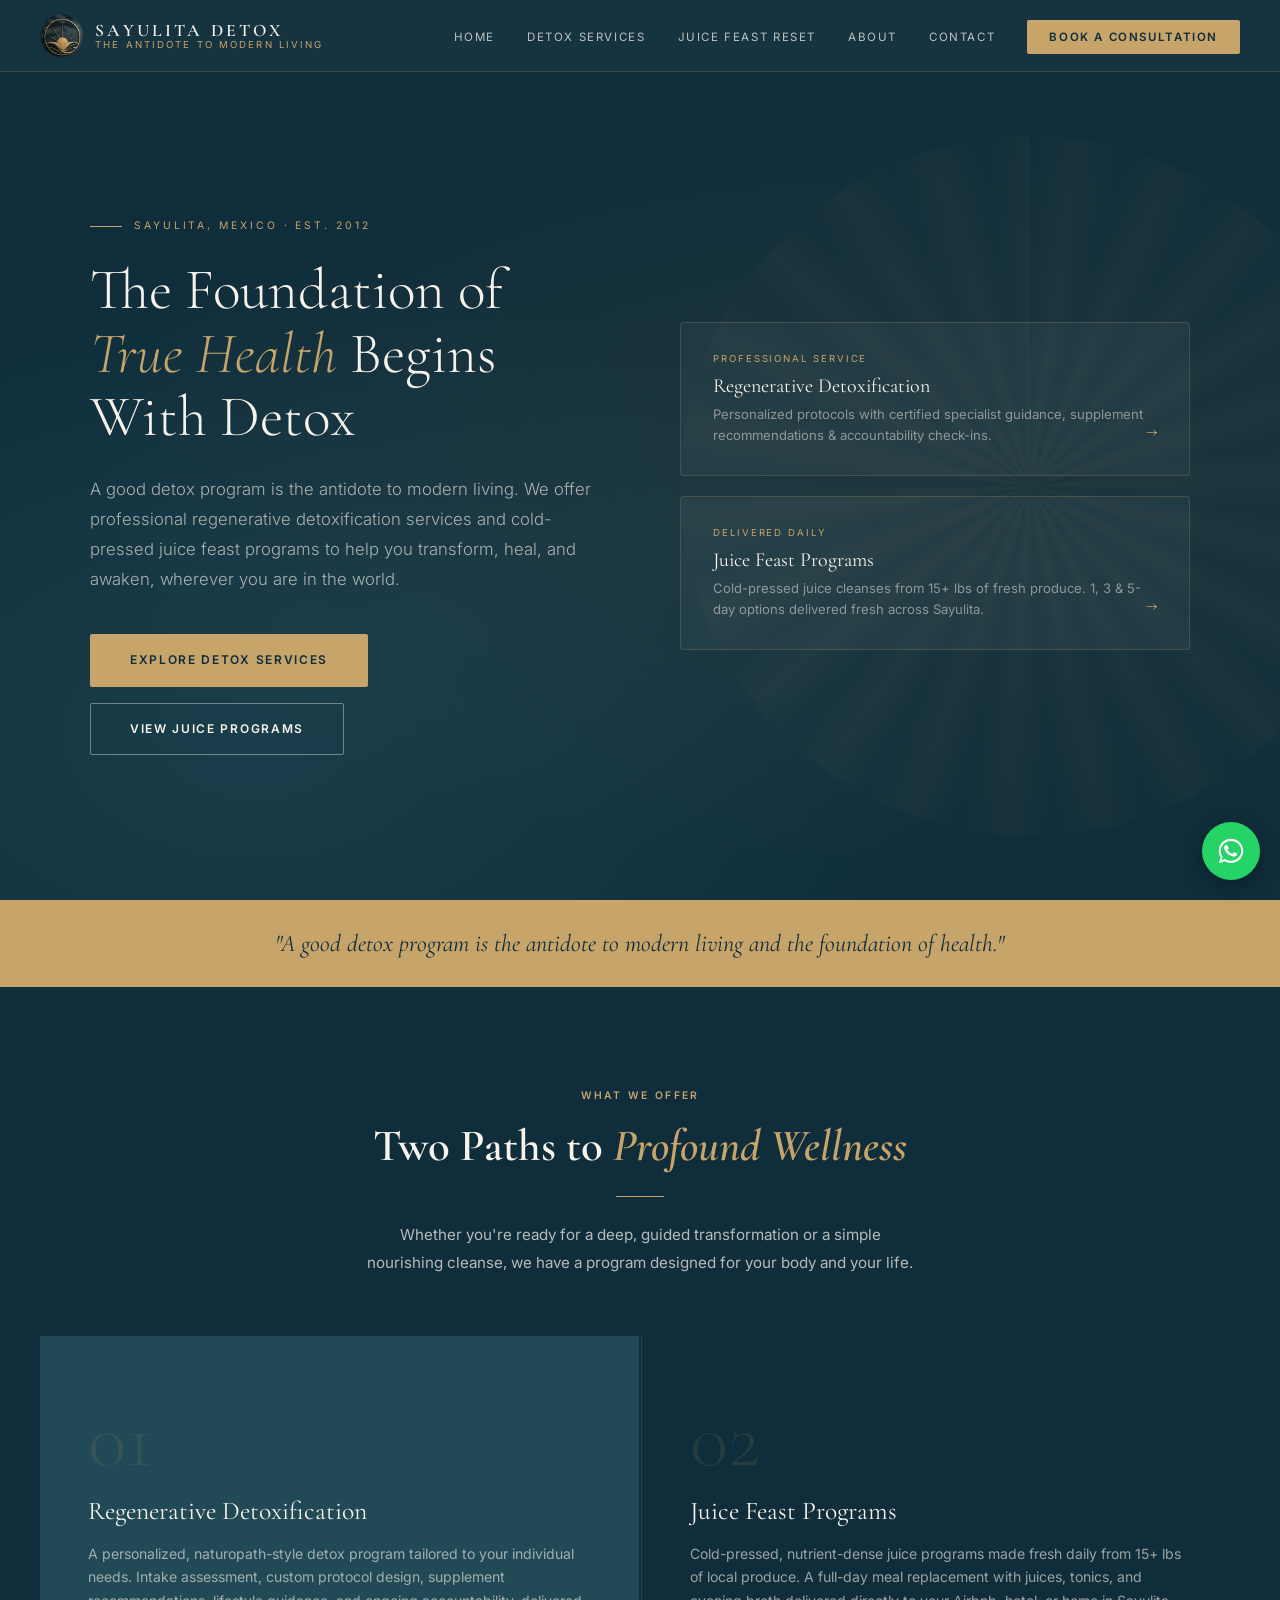
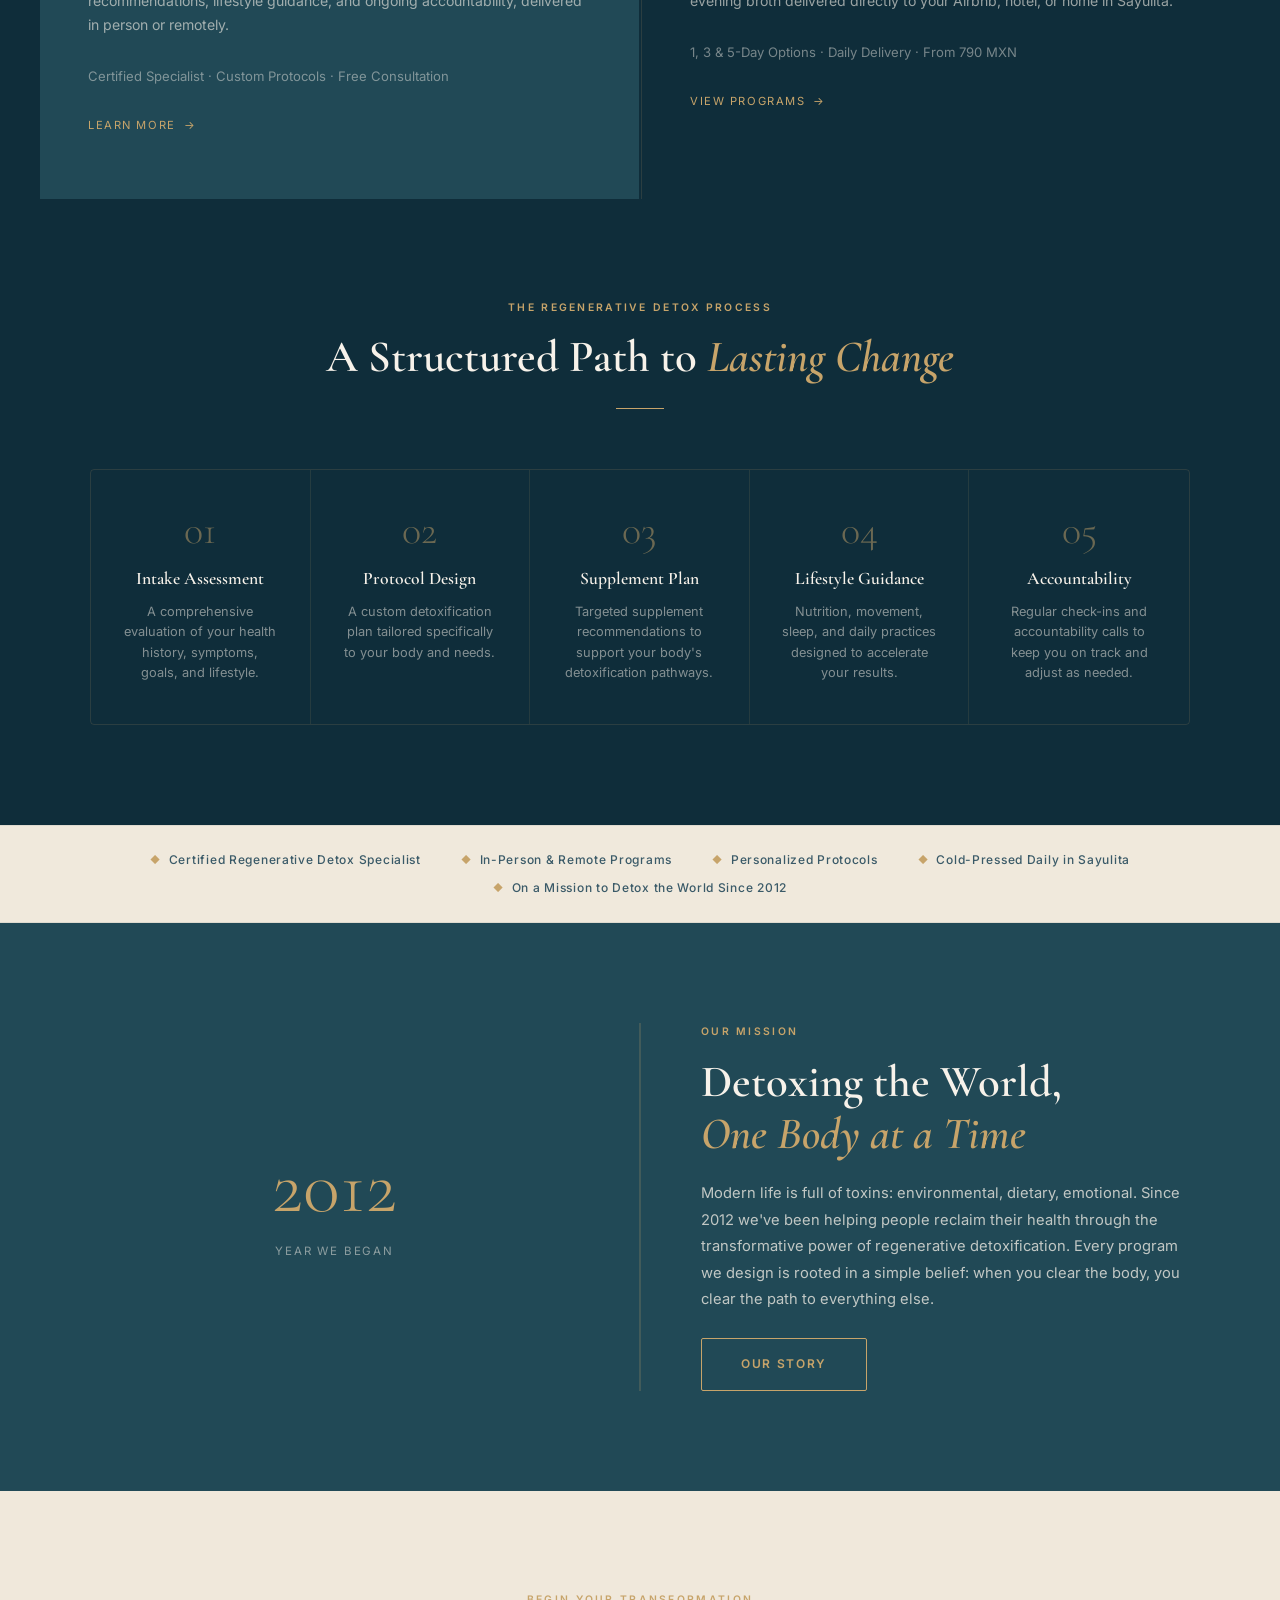
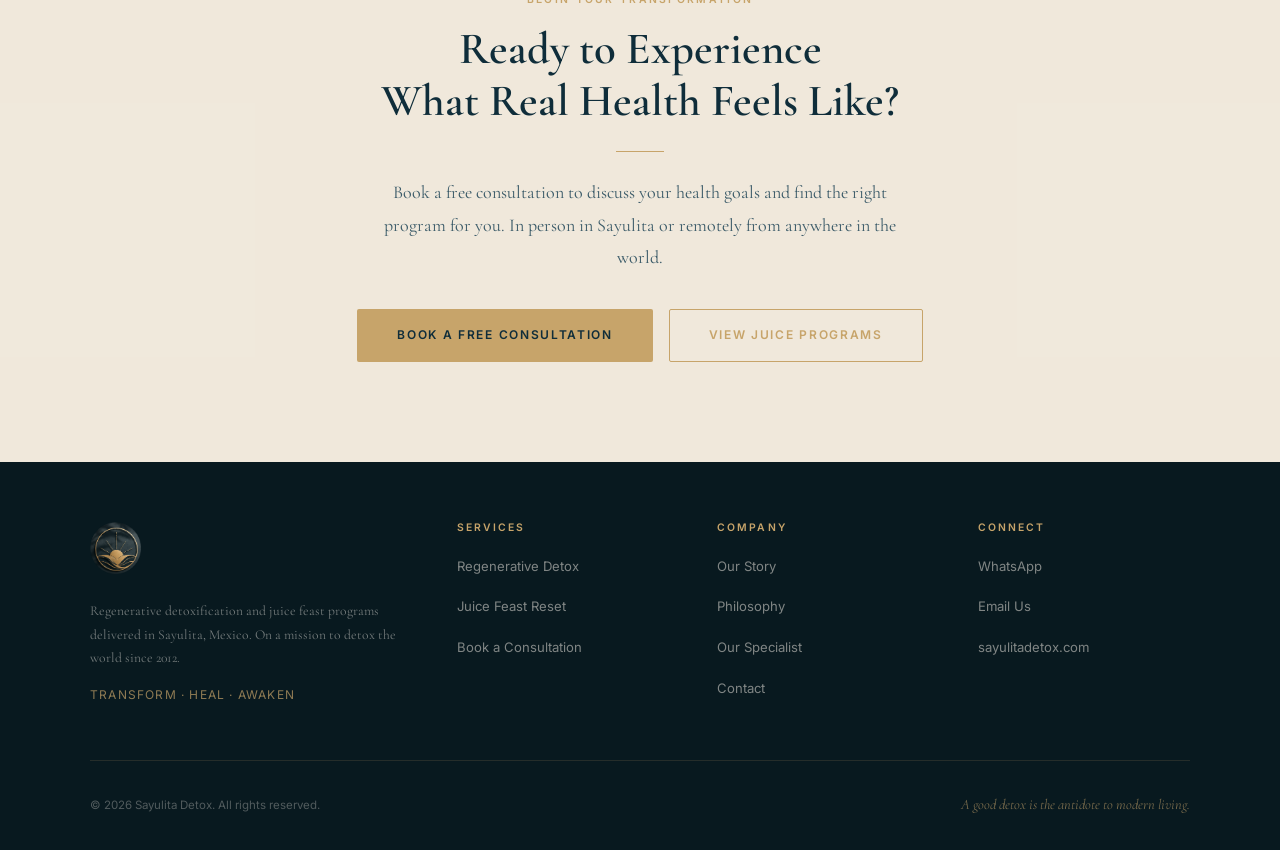
<file: index.html>
<!DOCTYPE html>
<html lang="en">
<head>
<meta charset="UTF-8" />
<meta name="viewport" content="width=device-width, initial-scale=1.0" />
<title>Sayulita Detox: The Antidote to Modern Living</title>
<meta name="description" content="Professional regenerative detoxification services and cold-pressed juice feast programs in Sayulita, Mexico. Transform, heal, and awaken since 2012." />
<link rel="preconnect" href="https://fonts.googleapis.com" />
<link rel="preconnect" href="https://fonts.gstatic.com" crossorigin />
<link href="https://fonts.googleapis.com/css2?family=Cormorant+Garamond:ital,wght@0,300;0,400;0,600;1,300;1,400;1,600&family=Inter:wght@300;400;500;600&display=swap" rel="stylesheet" />
<link rel="stylesheet" href="shared.css" />
<style>
  body { padding-top: 72px; }

  /* HERO */
  .hero {
    min-height: 92vh;
    background: var(--teal-deep);
    display: flex;
    align-items: center;
    position: relative;
    overflow: hidden;
    padding: 80px 40px;
  }
  .hero::before {
    content: '';
    position: absolute;
    inset: 0;
    background: radial-gradient(ellipse at 70% 50%, rgba(199,164,106,0.08) 0%, transparent 65%),
                radial-gradient(ellipse at 20% 80%, rgba(33,73,86,0.6) 0%, transparent 50%);
    pointer-events: none;
  }
  /* Subtle sun-ray pattern */
  .hero::after {
    content: '';
    position: absolute;
    right: -100px;
    top: 50%;
    transform: translateY(-50%);
    width: 700px;
    height: 700px;
    border-radius: 50%;
    background: conic-gradient(from 0deg, transparent 0deg, rgba(199,164,106,0.04) 8deg, transparent 16deg, rgba(199,164,106,0.04) 24deg, transparent 32deg, rgba(199,164,106,0.04) 40deg, transparent 48deg, rgba(199,164,106,0.04) 56deg, transparent 64deg, rgba(199,164,106,0.04) 72deg, transparent 80deg, rgba(199,164,106,0.04) 88deg, transparent 96deg, rgba(199,164,106,0.04) 104deg, transparent 112deg, rgba(199,164,106,0.04) 120deg, transparent 128deg, rgba(199,164,106,0.04) 136deg, transparent 144deg, rgba(199,164,106,0.04) 152deg, transparent 160deg, rgba(199,164,106,0.04) 168deg, transparent 176deg, rgba(199,164,106,0.04) 184deg, transparent 192deg, rgba(199,164,106,0.04) 200deg, transparent 208deg, rgba(199,164,106,0.04) 216deg, transparent 224deg, rgba(199,164,106,0.04) 232deg, transparent 240deg, rgba(199,164,106,0.04) 248deg, transparent 256deg, rgba(199,164,106,0.04) 264deg, transparent 272deg, rgba(199,164,106,0.04) 280deg, transparent 288deg, rgba(199,164,106,0.04) 296deg, transparent 304deg, rgba(199,164,106,0.04) 312deg, transparent 320deg, rgba(199,164,106,0.04) 328deg, transparent 336deg, rgba(199,164,106,0.04) 344deg, transparent 352deg, rgba(199,164,106,0.04) 360deg);
    pointer-events: none;
    animation: slowspin 80s linear infinite;
  }
  @keyframes slowspin { to { transform: translateY(-50%) rotate(360deg); } }
  @media (prefers-reduced-motion: reduce) { .hero::after { animation: none; } }

  .hero-inner {
    position: relative;
    z-index: 1;
    max-width: 1100px;
    margin: 0 auto;
    width: 100%;
    display: grid;
    grid-template-columns: 1fr 1fr;
    gap: 80px;
    align-items: center;
  }

  .hero-tagline {
    font-family: 'Inter', sans-serif;
    font-size: 0.65rem;
    letter-spacing: 0.28em;
    text-transform: uppercase;
    color: var(--gold);
    margin-bottom: 24px;
    display: flex;
    align-items: center;
    gap: 12px;
  }
  .hero-tagline::before {
    content: '';
    display: block;
    width: 32px;
    height: 1px;
    background: var(--gold);
    flex-shrink: 0;
  }

  .hero h1 {
    color: var(--cream);
    font-size: clamp(2.6rem, 4.5vw, 4rem);
    font-weight: 300;
    line-height: 1.1;
    margin-bottom: 24px;
  }
  .hero h1 em {
    font-style: italic;
    color: var(--gold);
  }

  .hero-body {
    font-size: 1.05rem;
    color: rgba(247,242,234,0.65);
    line-height: 1.8;
    margin-bottom: 40px;
    font-family: 'Inter', sans-serif;
    font-weight: 300;
  }

  .hero-btns { display: flex; gap: 16px; flex-wrap: wrap; }

  .hero-right {
    display: flex;
    flex-direction: column;
    gap: 20px;
  }

  .hero-card {
    background: rgba(247,242,234,0.04);
    border: 1px solid rgba(199,164,106,0.2);
    border-radius: 4px;
    padding: 28px 32px;
    text-decoration: none;
    transition: all 0.25s;
  }
  .hero-card:hover {
    background: rgba(199,164,106,0.08);
    border-color: rgba(199,164,106,0.5);
    transform: translateX(6px);
  }
  .hero-card-tag {
    font-family: 'Inter', sans-serif;
    font-size: 0.6rem;
    letter-spacing: 0.2em;
    text-transform: uppercase;
    color: var(--gold);
    margin-bottom: 8px;
    display: block;
  }
  .hero-card h3 {
    color: var(--cream);
    font-size: 1.25rem;
    font-weight: 400;
    margin-bottom: 6px;
  }
  .hero-card p {
    font-family: 'Inter', sans-serif;
    font-size: 0.82rem;
    color: rgba(247,242,234,0.5);
    line-height: 1.55;
    margin: 0;
  }
  .hero-card-arrow {
    float: right;
    color: var(--gold);
    font-size: 1.1rem;
    margin-top: -28px;
  }

  /* PHILOSOPHY STRIP */
  .philosophy-strip {
    background: var(--gold);
    padding: 22px 40px;
    text-align: center;
  }
  .philosophy-strip p {
    font-family: 'Cormorant Garamond', serif;
    font-style: italic;
    font-size: clamp(1.1rem, 2.5vw, 1.5rem);
    color: var(--teal-deep);
    margin: 0;
    font-weight: 400;
  }

  /* TWO PILLARS */
  .pillars-grid {
    display: grid;
    grid-template-columns: 1fr 1fr;
    gap: 2px;
    margin-top: 60px;
  }
  .pillar {
    padding: 64px 48px;
    position: relative;
    overflow: hidden;
    text-decoration: none;
    display: block;
    transition: all 0.3s;
  }
  .pillar-1 { background: var(--teal-mid); }
  .pillar-2 { background: var(--teal-deep); border-left: 1px solid rgba(199,164,106,0.15); }
  .pillar:hover { filter: brightness(1.08); }
  .pillar-number {
    font-family: 'Cormorant Garamond', serif;
    font-size: 5rem;
    font-weight: 300;
    color: rgba(199,164,106,0.12);
    line-height: 1;
    margin-bottom: 16px;
  }
  .pillar h3 {
    color: var(--cream);
    font-size: 1.6rem;
    font-weight: 400;
    margin-bottom: 16px;
  }
  .pillar p {
    font-family: 'Inter', sans-serif;
    font-size: 0.88rem;
    color: rgba(247,242,234,0.6);
    line-height: 1.7;
    margin-bottom: 28px;
  }
  .pillar-link {
    font-family: 'Inter', sans-serif;
    font-size: 0.7rem;
    letter-spacing: 0.14em;
    text-transform: uppercase;
    color: var(--gold);
    display: flex;
    align-items: center;
    gap: 8px;
  }
  .pillar-link::after { content: '→'; }

  /* PROCESS STEPS */
  .process-steps {
    display: grid;
    grid-template-columns: repeat(auto-fit, minmax(200px, 1fr));
    gap: 0;
    margin-top: 60px;
    border: 1px solid rgba(199,164,106,0.15);
    border-radius: 4px;
    overflow: hidden;
  }
  .process-step {
    padding: 40px 32px;
    border-right: 1px solid rgba(199,164,106,0.12);
    text-align: center;
  }
  .process-step:last-child { border-right: none; }
  .step-num {
    font-family: 'Cormorant Garamond', serif;
    font-size: 2.5rem;
    font-weight: 300;
    color: var(--gold);
    opacity: 0.5;
    line-height: 1;
    margin-bottom: 14px;
  }
  .step-title {
    font-family: 'Cormorant Garamond', serif;
    font-size: 1.1rem;
    color: var(--cream);
    font-weight: 600;
    margin-bottom: 8px;
  }
  .step-desc {
    font-family: 'Inter', sans-serif;
    font-size: 0.8rem;
    color: rgba(247,242,234,0.5);
    line-height: 1.6;
  }

  /* TRUST BAR */
  .trust-bar {
    background: var(--cream-warm);
    border-top: 1px solid rgba(15,45,58,0.08);
    border-bottom: 1px solid rgba(15,45,58,0.08);
    padding: 24px 40px;
  }
  .trust-bar-inner {
    max-width: 1100px;
    margin: 0 auto;
    display: flex;
    flex-wrap: wrap;
    justify-content: center;
    gap: 8px 40px;
  }
  .trust-item {
    font-family: 'Inter', sans-serif;
    font-size: 0.75rem;
    color: var(--text-mid);
    font-weight: 500;
    letter-spacing: 0.06em;
    display: flex;
    align-items: center;
    gap: 8px;
  }
  .trust-dot { color: var(--gold); font-size: 0.6rem; }

  /* SINCE 2012 */
  .since-block {
    max-width: 1100px;
    margin: 0 auto;
    display: grid;
    grid-template-columns: 1fr 2px 1fr;
    gap: 60px;
    align-items: center;
  }
  .since-divider { background: rgba(199,164,106,0.2); align-self: stretch; }
  .since-stat {
    text-align: center;
  }
  .since-number {
    font-family: 'Cormorant Garamond', serif;
    font-size: clamp(3rem, 6vw, 5rem);
    font-weight: 300;
    color: var(--gold);
    line-height: 1;
    margin-bottom: 8px;
    display: block;
  }
  .since-label {
    font-family: 'Inter', sans-serif;
    font-size: 0.72rem;
    letter-spacing: 0.16em;
    text-transform: uppercase;
    color: rgba(247,242,234,0.5);
  }

  /* CTA SECTION */
  .cta-section {
    text-align: center;
    padding: 100px 40px;
    background: var(--cream-warm);
  }
  .cta-section h2 { color: var(--teal-deep); margin-bottom: 16px; }
  .cta-section p { color: var(--text-mid); max-width: 520px; margin: 0 auto 36px; }
  .cta-btns { display: flex; gap: 16px; justify-content: center; flex-wrap: wrap; }

  @media (max-width: 900px) {
    .hero-inner { grid-template-columns: 1fr; gap: 48px; }
    .hero::after { display: none; }
    .pillars-grid { grid-template-columns: 1fr; }
    .pillar-2 { border-left: none; border-top: 2px solid rgba(199,164,106,0.15); }
    .since-block { grid-template-columns: 1fr; gap: 32px; }
    .since-divider { display: none; }
  }
</style>
<link rel="icon" type="image/png" href="logo-dark.png" />
<meta property="og:type" content="website" />
<meta property="og:site_name" content="Sayulita Detox" />
<meta property="og:title" content="Sayulita Detox: The Antidote to Modern Living" />
<meta property="og:description" content="Regenerative detox programs and cold-pressed juice feast resets in Sayulita, Mexico." />
<meta property="og:url" content="https://sayulitadetox.com/" />
<meta property="og:image" content="https://sayulitadetox.com/og-image.jpg" />
<meta property="og:image:width" content="1200" />
<meta property="og:image:height" content="630" />
<meta name="twitter:card" content="summary_large_image" />
</head>
<body>

<nav class="site-nav">
  <a href="index.html" class="nav-logo">
    <img src="logo-dark.png" alt="Sayulita Detox" />
    <div class="nav-logo-text">
      <span class="nav-logo-name">Sayulita Detox</span>
      <span class="nav-logo-sub">The Antidote to Modern Living</span>
    </div>
  </a>
  <ul class="nav-links" id="navLinks">
    <li><a href="index.html">Home</a></li>
    <li><a href="services.html">Detox Services</a></li>
    <li><a href="juice-feast.html">Juice Feast Reset</a></li>
    <li><a href="about.html">About</a></li>
    <li><a href="contact.html">Contact</a></li>
    <li><a href="contact.html" class="nav-cta">Book a Consultation</a></li>
  </ul>
  <button class="nav-toggle" onclick="document.getElementById('navLinks').classList.toggle('open')" aria-label="Menu">
    <span></span><span></span><span></span>
  </button>
</nav>

<!-- HERO -->
<section class="hero">
  <div class="hero-inner">
    <div class="hero-left">
      <p class="hero-tagline">Sayulita, Mexico · Est. 2012</p>
      <h1>The Foundation of <em>True Health</em> Begins With Detox</h1>
      <p class="hero-body">A good detox program is the antidote to modern living. We offer professional regenerative detoxification services and cold-pressed juice feast programs to help you transform, heal, and awaken, wherever you are in the world.</p>
      <div class="hero-btns">
        <a href="services.html" class="btn btn-gold">Explore Detox Services</a>
        <a href="juice-feast.html" class="btn btn-outline-cream">View Juice Programs</a>
      </div>
    </div>
    <div class="hero-right">
      <a href="services.html" class="hero-card">
        <span class="hero-card-tag">Professional Service</span>
        <h3>Regenerative Detoxification</h3>
        <p>Personalized protocols with certified specialist guidance, supplement recommendations & accountability check-ins.</p>
        <span class="hero-card-arrow">→</span>
      </a>
      <a href="juice-feast.html" class="hero-card">
        <span class="hero-card-tag">Delivered Daily</span>
        <h3>Juice Feast Programs</h3>
        <p>Cold-pressed juice cleanses from 15+ lbs of fresh produce. 1, 3 & 5-day options delivered fresh across Sayulita.</p>
        <span class="hero-card-arrow">→</span>
      </a>
    </div>
  </div>
</section>

<!-- PHILOSOPHY STRIP -->
<div class="philosophy-strip">
  <p>"A good detox program is the antidote to modern living and the foundation of health."</p>
</div>

<!-- TWO PILLARS -->
<section class="section section-dark" style="padding-bottom:0;">
  <div class="section-inner wide" style="text-align:center;">
    <span class="eyebrow">What We Offer</span>
    <h2 style="color:var(--cream);">Two Paths to <em style="color:var(--gold);">Profound Wellness</em></h2>
    <div class="gold-divider center"></div>
    <p style="max-width:560px;margin:0 auto;font-family:'Inter',sans-serif;font-size:0.95rem;">Whether you're ready for a deep, guided transformation or a simple nourishing cleanse, we have a program designed for your body and your life.</p>
  </div>
  <div class="pillars-grid">
    <a href="services.html" class="pillar pillar-1">
      <div class="pillar-number">01</div>
      <h3>Regenerative Detoxification</h3>
      <p>A personalized, naturopath-style detox program tailored to your individual needs. Intake assessment, custom protocol design, supplement recommendations, lifestyle guidance, and ongoing accountability, delivered in person or remotely.</p>
      <p style="font-size:0.82rem;color:rgba(247,242,234,0.45);">Certified Specialist · Custom Protocols · Free Consultation</p>
      <span class="pillar-link">Learn More</span>
    </a>
    <a href="juice-feast.html" class="pillar pillar-2">
      <div class="pillar-number">02</div>
      <h3>Juice Feast Programs</h3>
      <p>Cold-pressed, nutrient-dense juice programs made fresh daily from 15+ lbs of local produce. A full-day meal replacement with juices, tonics, and evening broth delivered directly to your Airbnb, hotel, or home in Sayulita.</p>
      <p style="font-size:0.82rem;color:rgba(247,242,234,0.45);">1, 3 &amp; 5-Day Options · Daily Delivery · From 790 MXN</p>
      <span class="pillar-link">View Programs</span>
    </a>
  </div>
</section>

<!-- HOW DETOX WORKS (PROCESS) -->
<section class="section section-dark">
  <div class="section-inner wide" style="text-align:center;">
    <span class="eyebrow">The Regenerative Detox Process</span>
    <h2 style="color:var(--cream);">A Structured Path to <em style="color:var(--gold);">Lasting Change</em></h2>
    <div class="gold-divider center"></div>
    <div class="process-steps">
      <div class="process-step">
        <div class="step-num">01</div>
        <div class="step-title">Intake Assessment</div>
        <div class="step-desc">A comprehensive evaluation of your health history, symptoms, goals, and lifestyle.</div>
      </div>
      <div class="process-step">
        <div class="step-num">02</div>
        <div class="step-title">Protocol Design</div>
        <div class="step-desc">A custom detoxification plan tailored specifically to your body and needs.</div>
      </div>
      <div class="process-step">
        <div class="step-num">03</div>
        <div class="step-title">Supplement Plan</div>
        <div class="step-desc">Targeted supplement recommendations to support your body's detoxification pathways.</div>
      </div>
      <div class="process-step">
        <div class="step-num">04</div>
        <div class="step-title">Lifestyle Guidance</div>
        <div class="step-desc">Nutrition, movement, sleep, and daily practices designed to accelerate your results.</div>
      </div>
      <div class="process-step">
        <div class="step-num">05</div>
        <div class="step-title">Accountability</div>
        <div class="step-desc">Regular check-ins and accountability calls to keep you on track and adjust as needed.</div>
      </div>
    </div>
  </div>
</section>

<!-- TRUST BAR -->
<div class="trust-bar">
  <div class="trust-bar-inner">
    <span class="trust-item"><span class="trust-dot">◆</span> Certified Regenerative Detox Specialist</span>
    <span class="trust-item"><span class="trust-dot">◆</span> In-Person & Remote Programs</span>
    <span class="trust-item"><span class="trust-dot">◆</span> Personalized Protocols</span>
    <span class="trust-item"><span class="trust-dot">◆</span> Cold-Pressed Daily in Sayulita</span>
    <span class="trust-item"><span class="trust-dot">◆</span> On a Mission to Detox the World Since 2012</span>
  </div>
</div>

<!-- SINCE 2012 -->
<section class="section section-mid">
  <div class="since-block">
    <div class="since-stat">
      <span class="since-number">2012</span>
      <span class="since-label">Year We Began</span>
    </div>
    <div class="since-divider"></div>
    <div>
      <span class="eyebrow">Our Mission</span>
      <h2 style="color:var(--cream);margin-bottom:20px;">Detoxing the World,<br><em style="color:var(--gold);">One Body at a Time</em></h2>
      <p style="font-family:'Inter',sans-serif;font-size:0.92rem;line-height:1.8;">Modern life is full of toxins: environmental, dietary, emotional. Since 2012 we've been helping people reclaim their health through the transformative power of regenerative detoxification. Every program we design is rooted in a simple belief: when you clear the body, you clear the path to everything else.</p>
      <a href="about.html" class="btn btn-outline" style="margin-top:8px;">Our Story</a>
    </div>
  </div>
</section>

<!-- FINAL CTA -->
<section class="cta-section leaf-texture">
  <span class="eyebrow" style="display:block;text-align:center;">Begin Your Transformation</span>
  <h2>Ready to Experience<br>What Real Health Feels Like?</h2>
  <div class="gold-divider center"></div>
  <p>Book a free consultation to discuss your health goals and find the right program for you. In person in Sayulita or remotely from anywhere in the world.</p>
  <div class="cta-btns">
    <a href="https://calendar.app.google/8KGqiq5yAoAAtwQ46" class="btn btn-gold" target="_blank" rel="noopener">Book a Free Consultation</a>
    <a href="juice-feast.html" class="btn btn-outline">View Juice Programs</a>
  </div>
</section>

<footer class="site-footer">
  <div class="footer-inner">
    <div class="footer-top">
      <div class="footer-brand">
        <img src="logo-dark.png" alt="Sayulita Detox" class="footer-logo-img" />
        <p>Regenerative detoxification and juice feast programs delivered in Sayulita, Mexico. On a mission to detox the world since 2012.</p>
        <p style="margin-top:12px;font-family:'Inter',sans-serif;font-size:0.75rem;color:rgba(199,164,106,0.7);letter-spacing:0.1em;">TRANSFORM · HEAL · AWAKEN</p>
      </div>
      <div class="footer-col">
        <h4>Services</h4>
        <ul>
          <li><a href="services.html">Regenerative Detox</a></li>
          <li><a href="juice-feast.html">Juice Feast Reset</a></li>
          <li><a href="contact.html">Book a Consultation</a></li>
        </ul>
      </div>
      <div class="footer-col">
        <h4>Company</h4>
        <ul>
          <li><a href="about.html">Our Story</a></li>
          <li><a href="services.html#philosophy">Philosophy</a></li>
          <li><a href="about.html#specialist">Our Specialist</a></li>
          <li><a href="contact.html">Contact</a></li>
        </ul>
      </div>
      <div class="footer-col">
        <h4>Connect</h4>
        <ul>
          <li><a href="https://wa.me/523312894099">WhatsApp</a></li>
          <li><a href="mailto:hello@sayulitadetox.com">Email Us</a></li>
          <li><a href="https://sayulitadetox.com">sayulitadetox.com</a></li>
        </ul>
      </div>
    </div>
    <div class="footer-bottom">
      <span>© 2026 Sayulita Detox. All rights reserved.</span>
      <span class="footer-tagline">A good detox is the antidote to modern living.</span>
    </div>
  </div>
</footer>

<a href="https://wa.me/523312894099" class="wa-float" target="_blank" rel="noopener" aria-label="Chat with us on WhatsApp">
  <svg viewBox="0 0 32 32" width="30" height="30" aria-hidden="true"><path fill="#fff" d="M16 3C8.8 3 3 8.7 3 15.8c0 2.5.7 4.9 2 7L3 29l6.4-2c2 1.1 4.3 1.7 6.6 1.7 7.2 0 13-5.7 13-12.8S23.2 3 16 3zm0 23.4c-2.1 0-4.1-.6-5.9-1.6l-.4-.3-3.8 1.2 1.2-3.7-.3-.4c-1.2-1.8-1.8-3.8-1.8-5.9C5 9.9 9.9 5.2 16 5.2s11 4.7 11 10.6-4.9 10.6-11 10.6zm6-7.9c-.3-.2-2-1-2.3-1.1-.3-.1-.5-.2-.8.2-.2.3-.9 1.1-1.1 1.3-.2.2-.4.2-.7.1-.3-.2-1.4-.5-2.7-1.6-1-.9-1.7-2-1.9-2.3-.2-.3 0-.5.1-.7l.5-.6c.2-.2.2-.4.3-.6.1-.2 0-.4 0-.6l-1.1-2.5c-.3-.7-.6-.6-.8-.6h-.7c-.2 0-.6.1-.9.4-.3.3-1.2 1.1-1.2 2.8s1.2 3.2 1.4 3.5c.2.2 2.4 3.6 5.8 5 2.9 1.1 3.5.9 4.1.8.6-.1 2-.8 2.3-1.6.3-.8.3-1.5.2-1.6-.1-.1-.3-.2-.7-.4z"/></svg>
</a>
<style>
.wa-float{position:fixed;right:20px;bottom:20px;z-index:999;width:58px;height:58px;border-radius:50%;background:#25D366;display:flex;align-items:center;justify-content:center;box-shadow:0 6px 20px rgba(0,0,0,0.25);transition:transform .2s ease;}
.wa-float:hover{transform:scale(1.07);}
@media (max-width:600px){.wa-float{right:14px;bottom:14px;width:52px;height:52px;}}
</style>
</body>
</html>
</file>
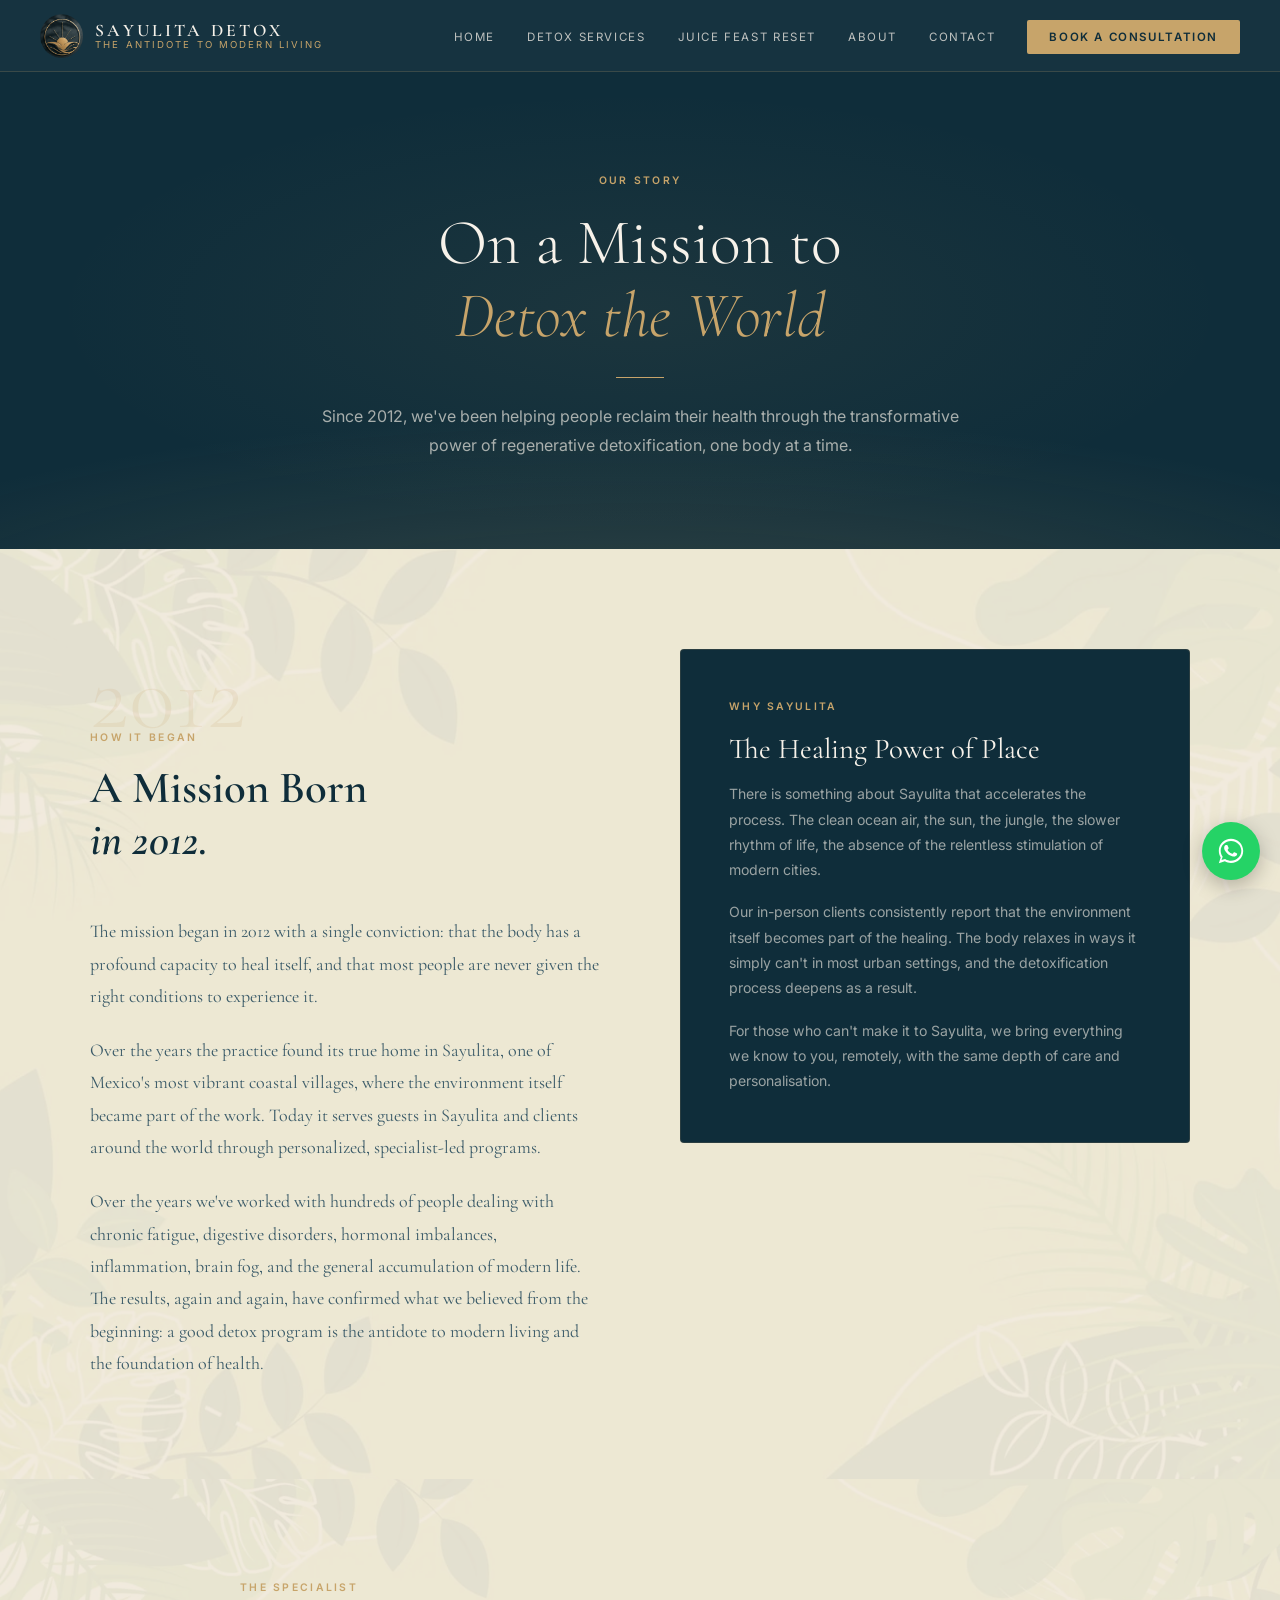
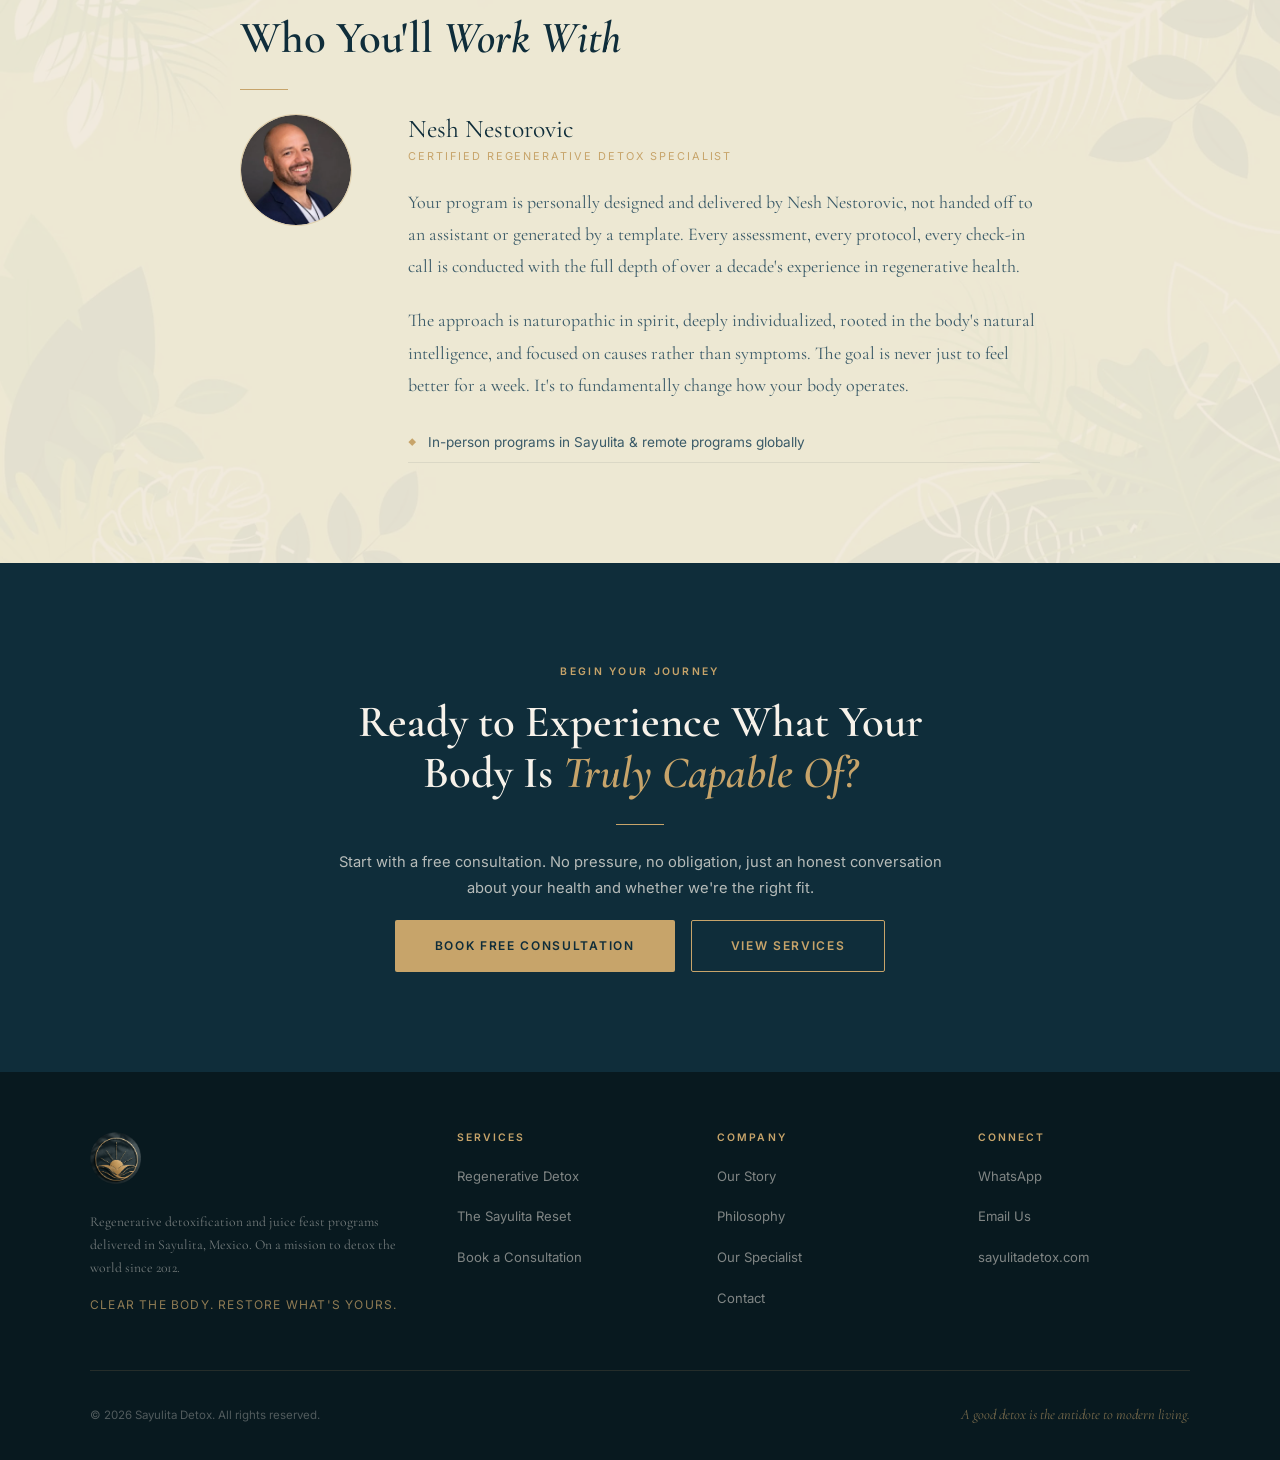
<file: about.html>
<!DOCTYPE html>
<html lang="en">
<head>
<meta charset="UTF-8" />
<meta name="viewport" content="width=device-width, initial-scale=1.0" />
<title>About, Sayulita Detox</title>
<meta name="description" content="On a mission to detox the world since 2012. Learn the story and the people behind Sayulita Detox." />
<link rel="preconnect" href="https://fonts.googleapis.com" />
<link rel="preconnect" href="https://fonts.gstatic.com" crossorigin />
<link href="https://fonts.googleapis.com/css2?family=Cormorant+Garamond:ital,wght@0,300;0,400;0,600;1,300;1,400;1,600&family=Inter:wght@300;400;500;600&display=swap" rel="stylesheet" />
<link rel="stylesheet" href="shared.css" />
<style>
  body { padding-top: 72px; }

  .page-hero {
    background: var(--teal-deep);
    padding: 100px 40px 90px;
    text-align: center;
    position: relative;
    overflow: hidden;
  }
  .page-hero::before {
    content: '';
    position: absolute;
    inset: 0;
    background: radial-gradient(ellipse at center, rgba(199,164,106,0.07) 0%, transparent 65%);
    pointer-events: none;
  }
  .page-hero-inner { position: relative; z-index: 1; max-width: 640px; margin: 0 auto; }
  .page-hero h1 { color: var(--cream); font-weight: 300; margin-bottom: 20px; }
  .page-hero h1 em { color: var(--gold); font-style: italic; }
  .page-hero p { font-family: 'Inter', sans-serif; font-size: 1rem; color: rgba(247,242,234,0.65); line-height: 1.8; }

  /* STORY */
  .story-grid {
    display: grid;
    grid-template-columns: 1fr 1fr;
    gap: 80px;
    align-items: start;
  }
  .story-year {
    font-family: 'Cormorant Garamond', serif;
    font-size: 6rem;
    font-weight: 300;
    color: rgba(199,164,106,0.15);
    line-height: 1;
    margin-bottom: -16px;
  }

  /* SPECIALIST */
  .specialist-layout {
    display: grid;
    grid-template-columns: auto 1fr;
    gap: 56px;
    align-items: start;
  }
  .specialist-avatar {
    width: 112px;
    height: 112px;
    border-radius: 50%;
    background: linear-gradient(135deg, rgba(199,164,106,0.2), rgba(199,164,106,0.05));
    border: 1px solid rgba(199,164,106,0.3);
    display: flex;
    align-items: center;
    justify-content: center;
    flex-shrink: 0;
  }
  .avatar-initials {
    font-family: 'Cormorant Garamond', serif;
    font-size: 2rem;
    color: var(--gold);
    font-weight: 300;
    letter-spacing: 0.1em;
  }
  .specialist-name { font-size: 1.6rem; color: var(--teal-deep); margin-bottom: 4px; font-weight: 400; }
  .specialist-cred { font-family: 'Inter', sans-serif; font-size: 0.68rem; letter-spacing: 0.18em; text-transform: uppercase; color: var(--gold); margin-bottom: 20px; display: block; }
  .cred-list { list-style: none; margin-top: 20px; }
  .cred-list li {
    font-family: 'Inter', sans-serif;
    font-size: 0.85rem;
    color: var(--text-mid);
    padding: 8px 0;
    border-bottom: 1px solid rgba(15,45,58,0.08);
    display: flex;
    gap: 12px;
    align-items: center;
  }
  .cred-list li::before { content: '◆'; color: var(--gold); font-size: 0.5rem; flex-shrink: 0; }

  @media (max-width: 800px) {
    .story-grid { grid-template-columns: 1fr; gap: 48px; }
    .specialist-layout { grid-template-columns: 1fr; }
    .specialist-avatar { margin: 0 auto; }
  }

  .rv { opacity: 0; transform: translateY(24px); transition: opacity 0.9s cubic-bezier(0.22,1,0.36,1), transform 0.9s cubic-bezier(0.22,1,0.36,1); }
  .rv.in { opacity: 1; transform: none; }
  .rv-d1 { transition-delay: 0.12s; }
  .rv-d2 { transition-delay: 0.24s; }
  .gold-divider { width: 0; transition: width 1.1s cubic-bezier(0.22,1,0.36,1) 0.2s; }
  .gold-divider.in { width: 48px; }
  @media (prefers-reduced-motion: reduce) {
    .rv, .gold-divider { opacity: 1 !important; transform: none !important; transition: none !important; width: 48px !important; }
  }
  .page-hero {
    background:
      radial-gradient(ellipse 120% 80% at 50% 120%, rgba(199,164,106,0.2) 0%, transparent 60%),
      var(--teal-deep) !important;
  }
</style>
<link rel="icon" type="image/png" href="logo-dark.png" />
<meta property="og:type" content="website" />
<meta property="og:site_name" content="Sayulita Detox" />
<meta property="og:title" content="About · Sayulita Detox" />
<meta property="og:description" content="On a mission to detox the world since 2012. The story behind Sayulita Detox." />
<meta property="og:url" content="https://sayulitadetox.com/about.html" />
<meta property="og:image" content="https://sayulitadetox.com/og-image.jpg" />
<meta property="og:image:width" content="1200" />
<meta property="og:image:height" content="630" />
<meta name="twitter:card" content="summary_large_image" />
</head>
<body>

<nav class="site-nav">
  <a href="index.html" class="nav-logo">
    <img src="logo-dark.png" alt="Sayulita Detox" />
    <div class="nav-logo-text">
      <span class="nav-logo-name">Sayulita Detox</span>
      <span class="nav-logo-sub">The Antidote to Modern Living</span>
    </div>
  </a>
  <ul class="nav-links" id="navLinks">
    <li><a href="index.html">Home</a></li>
    <li><a href="services.html">Detox Services</a></li>
    <li><a href="juice-feast.html">Juice Feast Reset</a></li>
    <li><a href="about.html">About</a></li>
    <li><a href="contact.html">Contact</a></li>
    <li><a href="contact.html" class="nav-cta">Book a Consultation</a></li>
  </ul>
  <button class="nav-toggle" onclick="document.getElementById('navLinks').classList.toggle('open')" aria-label="Menu">
    <span></span><span></span><span></span>
  </button>
</nav>

<div class="page-hero">
  <div class="page-hero-inner">
    <span class="eyebrow rv">Our Story</span>
    <h1>On a Mission to<br><em>Detox the World</em></h1>
    <div class="gold-divider center"></div>
    <p>Since 2012, we've been helping people reclaim their health through the transformative power of regenerative detoxification, one body at a time.</p>
  </div>
</div>

<!-- STORY -->
<section class="section leaf-texture" id="story">
  <div class="section-inner wide">
    <div class="story-grid">
      <div>
        <div class="story-year">2012</div>
        <span class="eyebrow rv">How It Began</span>
        <h2>A Mission Born<br><em>in 2012.</em></h2>
        <div class="gold-divider"></div>
        <p>The mission began in 2012 with a single conviction: that the body has a profound capacity to heal itself, and that most people are never given the right conditions to experience it.</p>
        <p>Over the years the practice found its true home in Sayulita, one of Mexico's most vibrant coastal villages, where the environment itself became part of the work. Today it serves guests in Sayulita and clients around the world through personalized, specialist-led programs.</p>
        <p>Over the years we've worked with hundreds of people dealing with chronic fatigue, digestive disorders, hormonal imbalances, inflammation, brain fog, and the general accumulation of modern life. The results, again and again, have confirmed what we believed from the beginning: a good detox program is the antidote to modern living and the foundation of health.</p>
      </div>
      <div>
        <div style="background:var(--teal-deep);padding:48px;border-radius:4px;border:1px solid rgba(199,164,106,0.15);position:sticky;top:100px;">
          <span class="eyebrow rv">Why Sayulita</span>
          <h3 style="color:var(--cream);margin-bottom:16px;font-weight:400;">The Healing Power of Place</h3>
          <p style="font-family:'Inter',sans-serif;font-size:0.88rem;color:rgba(247,242,234,0.6);line-height:1.8;">There is something about Sayulita that accelerates the process. The clean ocean air, the sun, the jungle, the slower rhythm of life, the absence of the relentless stimulation of modern cities.</p>
          <p style="font-family:'Inter',sans-serif;font-size:0.88rem;color:rgba(247,242,234,0.6);line-height:1.8;">Our in-person clients consistently report that the environment itself becomes part of the healing. The body relaxes in ways it simply can't in most urban settings, and the detoxification process deepens as a result.</p>
          <p style="font-family:'Inter',sans-serif;font-size:0.88rem;color:rgba(247,242,234,0.6);line-height:1.8;">For those who can't make it to Sayulita, we bring everything we know to you, remotely, with the same depth of care and personalisation.</p>
        </div>
      </div>
    </div>
  </div>
</section>

<!-- SPECIALIST -->
<section class="section leaf-texture" id="specialist">
  <div class="section-inner">
    <span class="eyebrow rv">The Specialist</span>
    <h2>Who You'll <em>Work With</em></h2>
    <div class="gold-divider"></div>
    <div class="specialist-layout">
      <div class="specialist-avatar" style="overflow:hidden;"><img src="specialist.webp" alt="Nesh Nestorovic, Certified Regenerative Detox Specialist" style="width:100%;height:100%;object-fit:cover;border-radius:50%;" /></div>
      <div>
        <h3 class="specialist-name">Nesh Nestorovic</h3>
        <span class="specialist-cred">Certified Regenerative Detox Specialist</span>
        <p>Your program is personally designed and delivered by Nesh Nestorovic, not handed off to an assistant or generated by a template. Every assessment, every protocol, every check-in call is conducted with the full depth of over a decade's experience in regenerative health.</p>
        <p>The approach is naturopathic in spirit, deeply individualized, rooted in the body's natural intelligence, and focused on causes rather than symptoms. The goal is never just to feel better for a week. It's to fundamentally change how your body operates.</p>
        <ul class="cred-list">
          <li>In-person programs in Sayulita & remote programs globally</li>
        </ul>
      </div>
    </div>
  </div>
</section>

<!-- CTA -->
<section class="section section-dark" style="text-align:center;">
  <div class="section-inner narrow">
    <span class="eyebrow rv">Begin Your Journey</span>
    <h2 style="color:var(--cream);">Ready to Experience What Your Body Is <em style="color:var(--gold);">Truly Capable Of?</em></h2>
    <div class="gold-divider center"></div>
    <p style="font-family:'Inter',sans-serif;font-size:0.92rem;">Start with a free consultation. No pressure, no obligation, just an honest conversation about your health and whether we're the right fit.</p>
    <div style="display:flex;gap:16px;justify-content:center;flex-wrap:wrap;margin-top:8px;">
      <a href="https://calendar.app.google/8KGqiq5yAoAAtwQ46" class="btn btn-gold" target="_blank" rel="noopener">Book Free Consultation</a>
      <a href="services.html" class="btn btn-outline">View Services</a>
    </div>
  </div>
</section>

<footer class="site-footer">
  <div class="footer-inner">
    <div class="footer-top">
      <div class="footer-brand">
        <img src="logo-dark.png" alt="Sayulita Detox" class="footer-logo-img" />
        <p>Regenerative detoxification and juice feast programs delivered in Sayulita, Mexico. On a mission to detox the world since 2012.</p>
        <p style="margin-top:12px;font-family:'Inter',sans-serif;font-size:0.75rem;color:rgba(199,164,106,0.7);letter-spacing:0.1em;">CLEAR THE BODY. RESTORE WHAT'S YOURS.</p>
      </div>
      <div class="footer-col">
        <h4>Services</h4>
        <ul>
          <li><a href="services.html">Regenerative Detox</a></li>
          <li><a href="juice-feast.html">The Sayulita Reset</a></li>
          <li><a href="contact.html">Book a Consultation</a></li>
        </ul>
      </div>
      <div class="footer-col">
        <h4>Company</h4>
        <ul>
          <li><a href="about.html">Our Story</a></li>
          <li><a href="services.html#philosophy">Philosophy</a></li>
          <li><a href="about.html#specialist">Our Specialist</a></li>
          <li><a href="contact.html">Contact</a></li>
        </ul>
      </div>
      <div class="footer-col">
        <h4>Connect</h4>
        <ul>
          <li><a href="https://wa.me/523312894099">WhatsApp</a></li>
          <li><a href="mailto:hello@sayulitadetox.com">Email Us</a></li>
          <li><a href="https://sayulitadetox.com">sayulitadetox.com</a></li>
        </ul>
      </div>
    </div>
    <div class="footer-bottom">
      <span>© 2026 Sayulita Detox. All rights reserved.</span>
      <span class="footer-tagline">A good detox is the antidote to modern living.</span>
    </div>
  </div>
</footer>


<script>
  (function(){
    if (window.matchMedia('(prefers-reduced-motion: reduce)').matches) {
      document.querySelectorAll('.rv, .gold-divider').forEach(el => el.classList.add('in'));
      return;
    }
    const io = new IntersectionObserver((entries) => {
      entries.forEach(e => {
        if (e.isIntersecting) { e.target.classList.add('in'); io.unobserve(e.target); }
      });
    }, { threshold: 0.15, rootMargin: '0px 0px -40px 0px' });
    document.querySelectorAll('.rv, .gold-divider').forEach(el => io.observe(el));
  })();
</script>
<a href="https://wa.me/523312894099" class="wa-float" target="_blank" rel="noopener" aria-label="Chat with us on WhatsApp">
  <svg viewBox="0 0 32 32" width="30" height="30" aria-hidden="true"><path fill="#fff" d="M16 3C8.8 3 3 8.7 3 15.8c0 2.5.7 4.9 2 7L3 29l6.4-2c2 1.1 4.3 1.7 6.6 1.7 7.2 0 13-5.7 13-12.8S23.2 3 16 3zm0 23.4c-2.1 0-4.1-.6-5.9-1.6l-.4-.3-3.8 1.2 1.2-3.7-.3-.4c-1.2-1.8-1.8-3.8-1.8-5.9C5 9.9 9.9 5.2 16 5.2s11 4.7 11 10.6-4.9 10.6-11 10.6zm6-7.9c-.3-.2-2-1-2.3-1.1-.3-.1-.5-.2-.8.2-.2.3-.9 1.1-1.1 1.3-.2.2-.4.2-.7.1-.3-.2-1.4-.5-2.7-1.6-1-.9-1.7-2-1.9-2.3-.2-.3 0-.5.1-.7l.5-.6c.2-.2.2-.4.3-.6.1-.2 0-.4 0-.6l-1.1-2.5c-.3-.7-.6-.6-.8-.6h-.7c-.2 0-.6.1-.9.4-.3.3-1.2 1.1-1.2 2.8s1.2 3.2 1.4 3.5c.2.2 2.4 3.6 5.8 5 2.9 1.1 3.5.9 4.1.8.6-.1 2-.8 2.3-1.6.3-.8.3-1.5.2-1.6-.1-.1-.3-.2-.7-.4z"/></svg>
</a>
<style>
.wa-float{position:fixed;right:20px;bottom:20px;z-index:999;width:58px;height:58px;border-radius:50%;background:#25D366;display:flex;align-items:center;justify-content:center;box-shadow:0 6px 20px rgba(0,0,0,0.25);transition:transform .2s ease;}
.wa-float:hover{transform:scale(1.07);}
@media (max-width:600px){.wa-float{right:14px;bottom:14px;width:52px;height:52px;}}
</style>
</body>
</html>
</file>
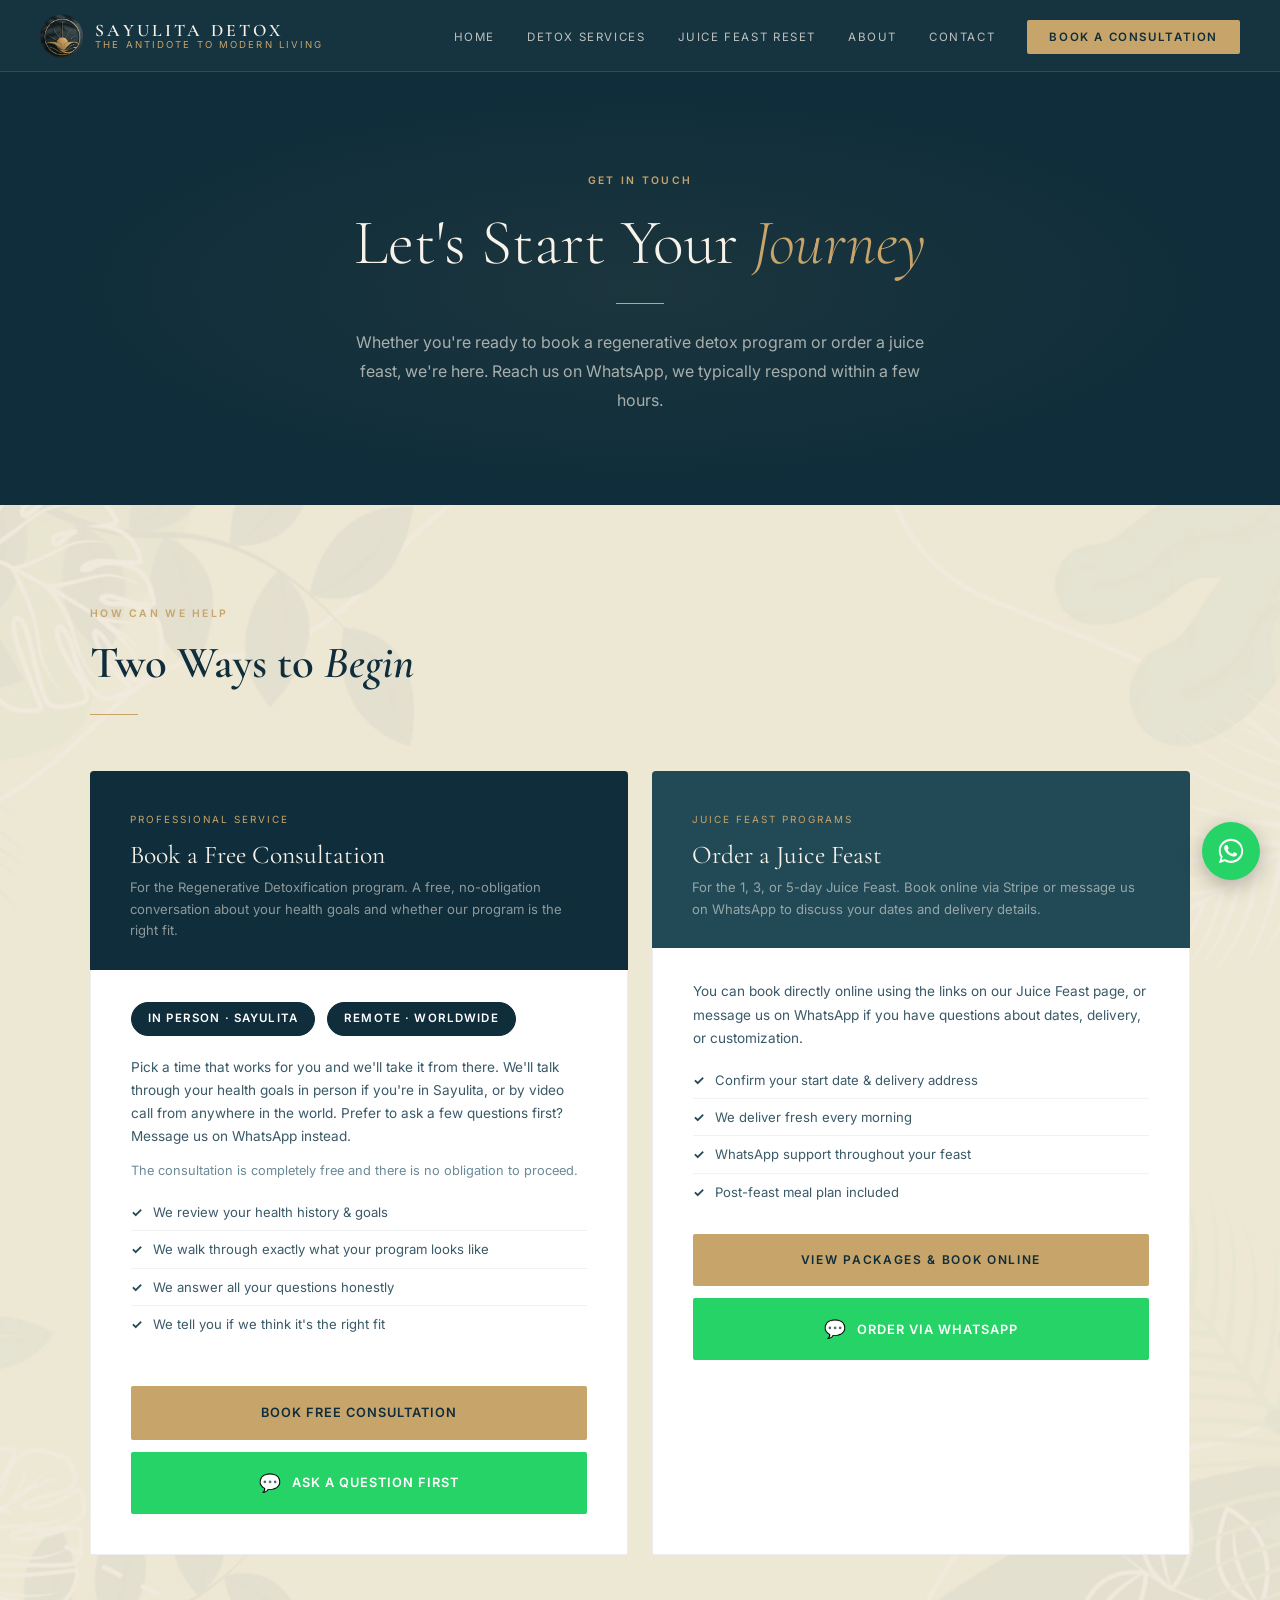
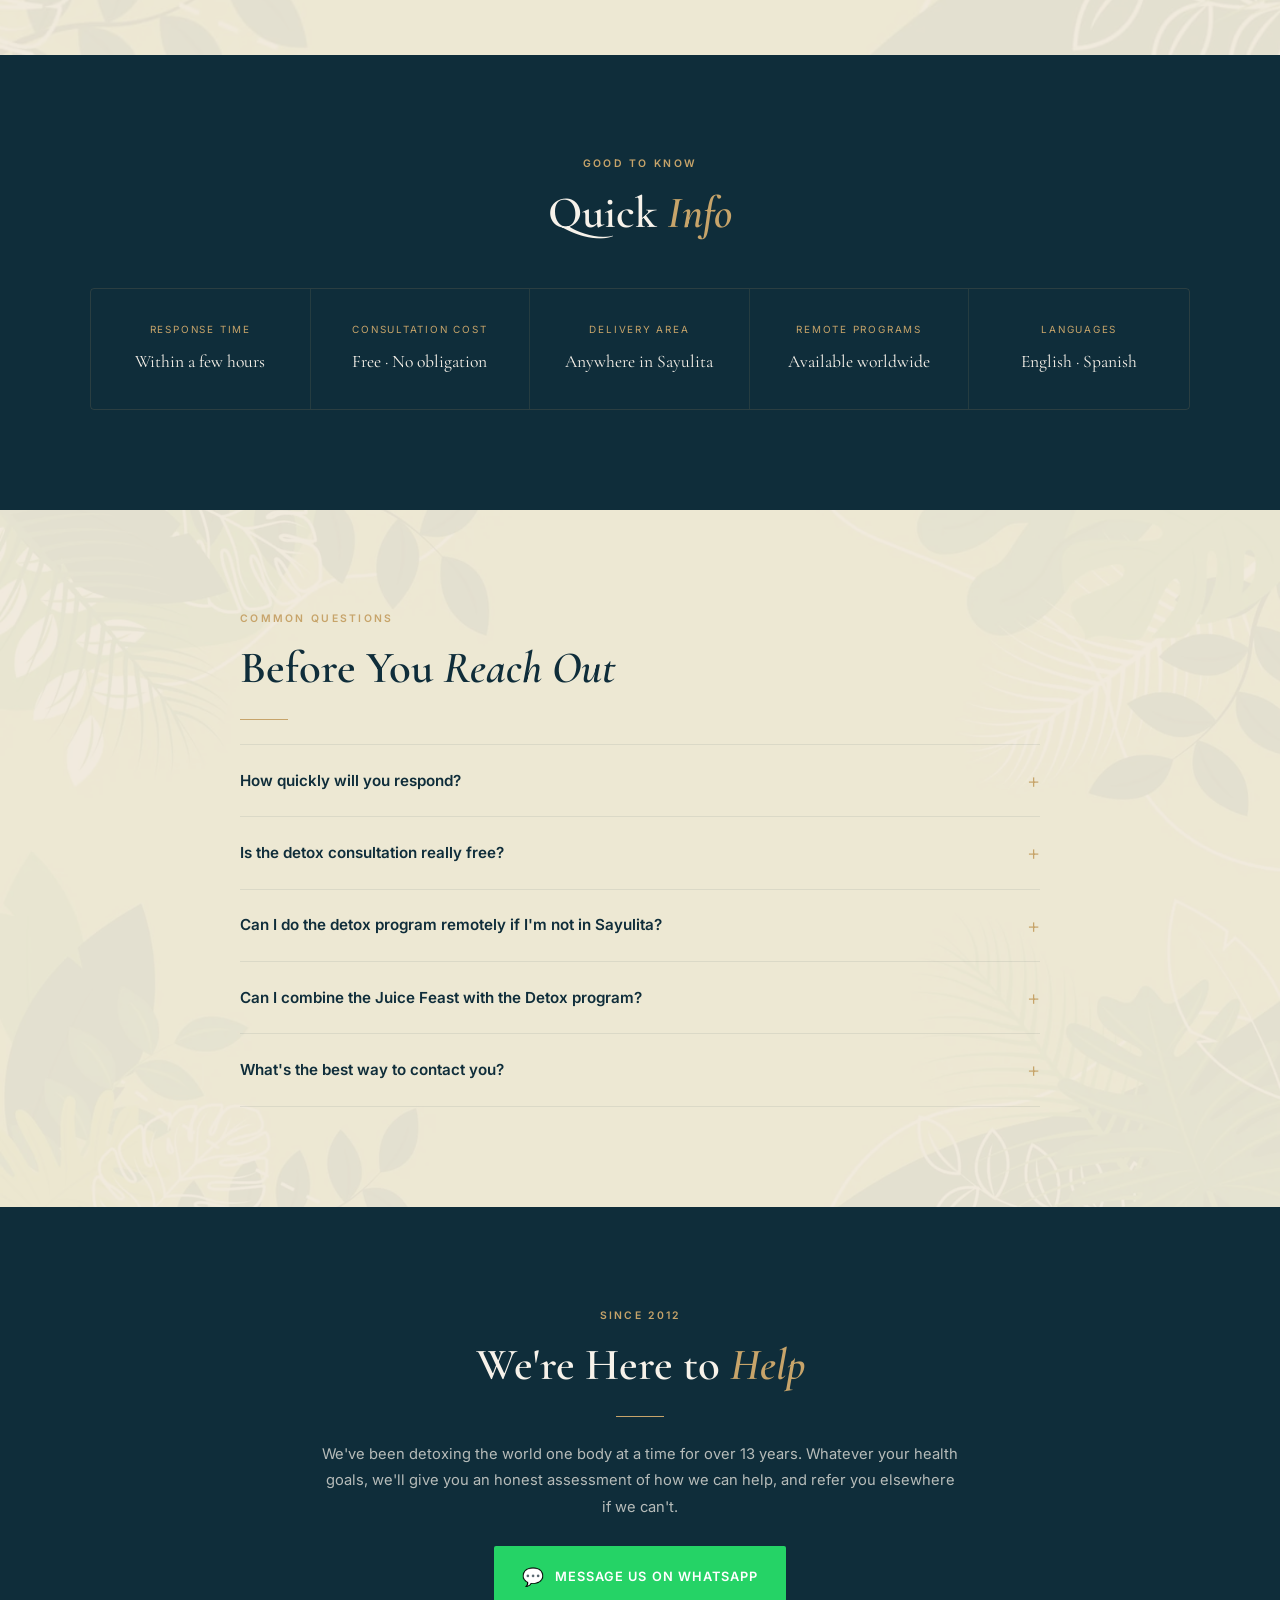
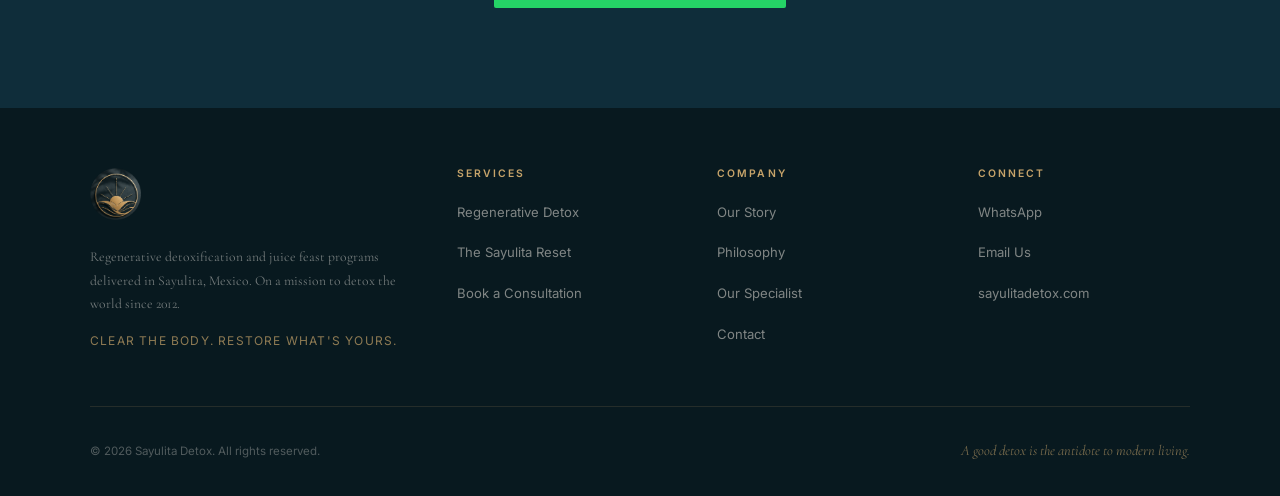
<file: contact.html>
<!DOCTYPE html>
<html lang="en">
<head>
<meta charset="UTF-8" />
<meta name="viewport" content="width=device-width, initial-scale=1.0" />
<title>Contact & Book, Sayulita Detox</title>
<meta name="description" content="Book a free consultation for our regenerative detox program or order a juice feast. In person in Sayulita or remotely worldwide." />
<link rel="preconnect" href="https://fonts.googleapis.com" />
<link rel="preconnect" href="https://fonts.gstatic.com" crossorigin />
<link href="https://fonts.googleapis.com/css2?family=Cormorant+Garamond:ital,wght@0,300;0,400;0,600;1,300;1,400;1,600&family=Inter:wght@300;400;500;600&display=swap" rel="stylesheet" />
<link rel="stylesheet" href="shared.css" />
<style>
  body { padding-top: 72px; }

  .page-hero {
    background: var(--teal-deep);
    padding: 100px 40px 90px;
    text-align: center;
    position: relative;
    overflow: hidden;
  }
  .page-hero::before {
    content: '';
    position: absolute;
    inset: 0;
    background: radial-gradient(ellipse at center, rgba(199,164,106,0.07) 0%, transparent 65%);
    pointer-events: none;
  }
  .page-hero-inner { position: relative; z-index: 1; max-width: 600px; margin: 0 auto; }
  .page-hero h1 { color: var(--cream); font-weight: 300; margin-bottom: 20px; }
  .page-hero h1 em { color: var(--gold); font-style: italic; }
  .page-hero p { font-family: 'Inter', sans-serif; font-size: 1rem; color: rgba(247,242,234,0.65); line-height: 1.8; }

  /* TWO CONTACT PATHS */
  .contact-grid {
    display: grid;
    grid-template-columns: 1fr 1fr;
    gap: 24px;
    margin-top: 56px;
  }
  .contact-card {
    border-radius: 4px;
    overflow: hidden;
    display: flex;
    flex-direction: column;
  }
  .contact-card-header {
    padding: 40px 40px 28px;
  }
  .card-primary .contact-card-header { background: var(--teal-deep); }
  .card-secondary .contact-card-header { background: var(--teal-mid); }
  .contact-card-tag {
    font-family: 'Inter', sans-serif;
    font-size: 0.62rem;
    letter-spacing: 0.2em;
    text-transform: uppercase;
    color: var(--gold);
    margin-bottom: 12px;
    display: block;
  }
  .contact-card h3 { color: var(--cream); font-size: 1.6rem; font-weight: 400; margin-bottom: 8px; }
  .contact-card-sub { font-family: 'Inter', sans-serif; font-size: 0.82rem; color: rgba(247,242,234,0.55); line-height: 1.65; }
  .contact-card-body {
    padding: 32px 40px 40px;
    background: white;
    border: 1px solid rgba(15,45,58,0.08);
    border-top: none;
    flex: 1;
    display: flex;
    flex-direction: column;
  }
  .contact-detail {
    margin-bottom: 20px;
    flex: 1;
  }
  .contact-detail p {
    font-family: 'Inter', sans-serif;
    font-size: 0.85rem;
    color: var(--text-mid);
    line-height: 1.7;
    margin-bottom: 12px;
  }
  .what-to-expect {
    list-style: none;
    margin-bottom: 24px;
  }
  .what-to-expect li {
    font-family: 'Inter', sans-serif;
    font-size: 0.82rem;
    color: var(--text-mid);
    padding: 7px 0;
    border-bottom: 1px solid rgba(15,45,58,0.06);
    display: flex;
    gap: 10px;
    align-items: flex-start;
  }
  .what-to-expect li:last-child { border-bottom: none; }
  .expect-check { color: var(--teal-mid); font-weight: 700; flex-shrink: 0; }

  /* WHATSAPP BUTTON */
  .btn-whatsapp {
    display: flex;
    align-items: center;
    justify-content: center;
    gap: 10px;
    background: #25D366;
    color: white;
    font-family: 'Inter', sans-serif;
    font-size: 0.8rem;
    font-weight: 600;
    letter-spacing: 0.08em;
    text-transform: uppercase;
    padding: 16px 28px;
    border-radius: 2px;
    text-decoration: none;
    transition: background 0.2s;
  }
  .btn-whatsapp:hover { background: #1da851; }
  .btn-schedule {
    display: flex;
    align-items: center;
    justify-content: center;
    background: var(--gold);
    color: var(--teal-deep);
    font-family: 'Inter', sans-serif;
    font-size: 0.8rem;
    font-weight: 600;
    letter-spacing: 0.08em;
    text-transform: uppercase;
    padding: 16px 28px;
    border-radius: 2px;
    text-decoration: none;
    transition: background 0.2s;
  }
  .btn-schedule:hover { background: #b3924e; }
  .whatsapp-icon { font-size: 1.1rem; }

  /* IN PERSON VS REMOTE */
  .delivery-pills {
    display: flex;
    gap: 12px;
    margin-bottom: 20px;
    flex-wrap: wrap;
  }
  .pill {
    font-family: 'Inter', sans-serif;
    font-size: 0.72rem;
    font-weight: 600;
    letter-spacing: 0.1em;
    text-transform: uppercase;
    padding: 6px 16px;
    border-radius: 20px;
    border: 1px solid rgba(15,45,58,0.15);
    color: var(--text-mid);
    background: var(--cream);
  }
  .pill.active { background: var(--teal-deep); color: white; border-color: var(--teal-deep); }

  /* FAQ */
  .faq-wrap details {
    border-bottom: 1px solid rgba(15,45,58,0.08);
    padding: 18px 0;
  }
  .faq-wrap details:first-of-type { border-top: 1px solid rgba(15,45,58,0.08); }
  .faq-wrap summary {
    font-family: 'Inter', sans-serif;
    font-size: 0.95rem;
    font-weight: 600;
    color: var(--text-dark);
    cursor: pointer;
    list-style: none;
    display: flex;
    justify-content: space-between;
    align-items: center;
  }
  .faq-wrap summary::after { content: '+'; font-size: 1.3rem; color: var(--gold); font-weight: 300; }
  .faq-wrap details[open] summary::after { content: '−'; }
  .faq-wrap details p { margin-top: 12px; font-family: 'Inter', sans-serif; font-size: 0.9rem; color: var(--text-mid); line-height: 1.7; }

  /* INFO ROW */
  .info-row {
    display: grid;
    grid-template-columns: repeat(auto-fit, minmax(200px, 1fr));
    gap: 0;
    border: 1px solid rgba(199,164,106,0.15);
    border-radius: 4px;
    overflow: hidden;
    margin-top: 48px;
  }
  .info-item {
    padding: 32px 28px;
    border-right: 1px solid rgba(199,164,106,0.12);
    text-align: center;
  }
  .info-item:last-child { border-right: none; }
  .info-label {
    font-family: 'Inter', sans-serif;
    font-size: 0.62rem;
    letter-spacing: 0.18em;
    text-transform: uppercase;
    color: var(--gold);
    margin-bottom: 8px;
    display: block;
  }
  .info-value {
    font-family: 'Cormorant Garamond', serif;
    font-size: 1.1rem;
    color: var(--cream);
    font-weight: 400;
  }

  @media (max-width: 800px) {
    .contact-grid { grid-template-columns: 1fr; }
    .info-row { grid-template-columns: 1fr 1fr; }
  }
  @media (max-width: 500px) {
    .info-row { grid-template-columns: 1fr; }
    .info-item { border-right: none; border-bottom: 1px solid rgba(199,164,106,0.12); }
    .info-item:last-child { border-bottom: none; }
  }
</style>
<link rel="icon" type="image/png" href="logo-dark.png" />
<meta property="og:type" content="website" />
<meta property="og:site_name" content="Sayulita Detox" />
<meta property="og:title" content="Contact &amp; Book · Sayulita Detox" />
<meta property="og:description" content="Book a free consultation or order a juice feast. WhatsApp us anytime." />
<meta property="og:url" content="https://sayulitadetox.com/contact.html" />
<meta property="og:image" content="https://sayulitadetox.com/og-image.jpg" />
<meta property="og:image:width" content="1200" />
<meta property="og:image:height" content="630" />
<meta name="twitter:card" content="summary_large_image" />
</head>
<body>

<nav class="site-nav">
  <a href="index.html" class="nav-logo">
    <img src="logo-dark.png" alt="Sayulita Detox" />
    <div class="nav-logo-text">
      <span class="nav-logo-name">Sayulita Detox</span>
      <span class="nav-logo-sub">The Antidote to Modern Living</span>
    </div>
  </a>
  <ul class="nav-links" id="navLinks">
    <li><a href="index.html">Home</a></li>
    <li><a href="services.html">Detox Services</a></li>
    <li><a href="juice-feast.html">Juice Feast Reset</a></li>
    <li><a href="about.html">About</a></li>
    <li><a href="contact.html">Contact</a></li>
    <li><a href="contact.html" class="nav-cta">Book a Consultation</a></li>
  </ul>
  <button class="nav-toggle" onclick="document.getElementById('navLinks').classList.toggle('open')" aria-label="Menu">
    <span></span><span></span><span></span>
  </button>
</nav>

<div class="page-hero">
  <div class="page-hero-inner">
    <span class="eyebrow">Get in Touch</span>
    <h1>Let's Start Your <em>Journey</em></h1>
    <div class="gold-divider center"></div>
    <p>Whether you're ready to book a regenerative detox program or order a juice feast, we're here. Reach us on WhatsApp, we typically respond within a few hours.</p>
  </div>
</div>

<!-- TWO PATHS -->
<section class="section section-warm leaf-texture">
  <div class="section-inner wide">
    <span class="eyebrow">How Can We Help</span>
    <h2>Two Ways to <em>Begin</em></h2>
    <div class="gold-divider"></div>
    <div class="contact-grid">

      <!-- DETOX CONSULTATION -->
      <div class="contact-card card-primary">
        <div class="contact-card-header">
          <span class="contact-card-tag">Professional Service</span>
          <h3>Book a Free Consultation</h3>
          <p class="contact-card-sub">For the Regenerative Detoxification program. A free, no-obligation conversation about your health goals and whether our program is the right fit.</p>
        </div>
        <div class="contact-card-body">
          <div class="contact-detail">
            <div class="delivery-pills">
              <span class="pill active">In Person · Sayulita</span>
              <span class="pill active">Remote · Worldwide</span>
            </div>
            <p>Pick a time that works for you and we'll take it from there. We'll talk through your health goals in person if you're in Sayulita, or by video call from anywhere in the world. Prefer to ask a few questions first? Message us on WhatsApp instead.</p>
            <p style="font-size:0.8rem;color:var(--text-light);">The consultation is completely free and there is no obligation to proceed.</p>
            <ul class="what-to-expect">
              <li><span class="expect-check">✓</span> We review your health history & goals</li>
              <li><span class="expect-check">✓</span> We walk through exactly what your program looks like</li>
              <li><span class="expect-check">✓</span> We answer all your questions honestly</li>
              <li><span class="expect-check">✓</span> We tell you if we think it's the right fit</li>
            </ul>
          </div>
          <div style="display:flex;flex-direction:column;gap:12px;">
            <a href="https://calendar.app.google/8KGqiq5yAoAAtwQ46" class="btn-schedule" target="_blank" rel="noopener">Book Free Consultation</a>
            <a href="https://wa.me/523312894099?text=Hi%2C%20I%27d%20like%20to%20ask%20a%20few%20questions%20about%20the%20Regenerative%20Detox%20program." class="btn-whatsapp">
              <span class="whatsapp-icon">💬</span> Ask a Question First
            </a>
          </div>
        </div>
      </div>

      <!-- JUICE FEAST -->
      <div class="contact-card card-secondary">
        <div class="contact-card-header">
          <span class="contact-card-tag">Juice Feast Programs</span>
          <h3>Order a Juice Feast</h3>
          <p class="contact-card-sub">For the 1, 3, or 5-day Juice Feast. Book online via Stripe or message us on WhatsApp to discuss your dates and delivery details.</p>
        </div>
        <div class="contact-card-body">
          <div class="contact-detail">
            <p>You can book directly online using the links on our Juice Feast page, or message us on WhatsApp if you have questions about dates, delivery, or customization.</p>
            <ul class="what-to-expect">
              <li><span class="expect-check">✓</span> Confirm your start date & delivery address</li>
              <li><span class="expect-check">✓</span> We deliver fresh every morning</li>
              <li><span class="expect-check">✓</span> WhatsApp support throughout your feast</li>
              <li><span class="expect-check">✓</span> Post-feast meal plan included</li>
            </ul>
            <div style="display:flex;flex-direction:column;gap:12px;margin-top:4px;">
              <a href="juice-feast.html#packages" class="btn btn-gold" style="text-align:center;">View Packages & Book Online</a>
              <a href="https://wa.me/523312894099?text=Hi%2C%20I%27d%20like%20to%20order%20a%20Juice%20Feast%20Reset.%20My%20preferred%20start%20date%20is%20___%20and%20I%27m%20staying%20at%20___." class="btn-whatsapp">
                <span class="whatsapp-icon">💬</span> Order via WhatsApp
              </a>
            </div>
          </div>
        </div>
      </div>

    </div>
  </div>
</section>

<!-- QUICK INFO -->
<section class="section section-dark">
  <div class="section-inner wide" style="text-align:center;">
    <span class="eyebrow">Good to Know</span>
    <h2 style="color:var(--cream);">Quick <em style="color:var(--gold);">Info</em></h2>
    <div class="info-row">
      <div class="info-item">
        <span class="info-label">Response Time</span>
        <span class="info-value">Within a few hours</span>
      </div>
      <div class="info-item">
        <span class="info-label">Consultation Cost</span>
        <span class="info-value">Free · No obligation</span>
      </div>
      <div class="info-item">
        <span class="info-label">Delivery Area</span>
        <span class="info-value">Anywhere in Sayulita</span>
      </div>
      <div class="info-item">
        <span class="info-label">Remote Programs</span>
        <span class="info-value">Available worldwide</span>
      </div>
      <div class="info-item">
        <span class="info-label">Languages</span>
        <span class="info-value">English · Spanish</span>
      </div>
    </div>
  </div>
</section>

<!-- FAQ -->
<section class="section leaf-texture">
  <div class="section-inner">
    <span class="eyebrow">Common Questions</span>
    <h2>Before You <em>Reach Out</em></h2>
    <div class="gold-divider"></div>
    <div class="faq-wrap">
      <details>
        <summary>How quickly will you respond?</summary>
        <p>We typically respond within a few hours during the day. If you message in the evening, expect a reply the following morning.</p>
      </details>
      <details>
        <summary>Is the detox consultation really free?</summary>
        <p>Yes, completely. The consultation exists so we can both assess whether the program is the right fit. There is no pitch and no obligation to proceed.</p>
      </details>
      <details>
        <summary>Can I do the detox program remotely if I'm not in Sayulita?</summary>
        <p>Yes. The full regenerative detox program is available to clients anywhere in the world via video consultation and WhatsApp support. The juice feast delivery is specific to Sayulita, but the protocol and guidance is available globally.</p>
      </details>
      <details>
        <summary>Can I combine the Juice Feast with the Detox program?</summary>
        <p>Yes, and it can be very effective. The juice feast can be incorporated as part of a personalized detox protocol. Mention this in your consultation and we'll design it accordingly.</p>
      </details>
      <details>
        <summary>What's the best way to contact you?</summary>
        <p>WhatsApp is fastest and most reliable. You can also email us at hello@sayulitadetox.com for less time-sensitive inquiries.</p>
      </details>
    </div>
  </div>
</section>

<!-- FINAL NOTE -->
<section class="section section-dark" style="text-align:center;">
  <div class="section-inner narrow">
    <span class="eyebrow">Since 2012</span>
    <h2 style="color:var(--cream);">We're Here to <em style="color:var(--gold);">Help</em></h2>
    <div class="gold-divider center"></div>
    <p style="font-family:'Inter',sans-serif;font-size:0.92rem;">We've been detoxing the world one body at a time for over 13 years. Whatever your health goals, we'll give you an honest assessment of how we can help, and refer you elsewhere if we can't.</p>
    <a href="https://wa.me/523312894099" class="btn-whatsapp" style="display:inline-flex;margin-top:8px;">
      <span class="whatsapp-icon">💬</span> Message Us on WhatsApp
    </a>
  </div>
</section>

<footer class="site-footer">
  <div class="footer-inner">
    <div class="footer-top">
      <div class="footer-brand">
        <img src="logo-dark.png" alt="Sayulita Detox" class="footer-logo-img" />
        <p>Regenerative detoxification and juice feast programs delivered in Sayulita, Mexico. On a mission to detox the world since 2012.</p>
        <p style="margin-top:12px;font-family:'Inter',sans-serif;font-size:0.75rem;color:rgba(199,164,106,0.7);letter-spacing:0.1em;">CLEAR THE BODY. RESTORE WHAT'S YOURS.</p>
      </div>
      <div class="footer-col">
        <h4>Services</h4>
        <ul>
          <li><a href="services.html">Regenerative Detox</a></li>
          <li><a href="juice-feast.html">The Sayulita Reset</a></li>
          <li><a href="contact.html">Book a Consultation</a></li>
        </ul>
      </div>
      <div class="footer-col">
        <h4>Company</h4>
        <ul>
          <li><a href="about.html">Our Story</a></li>
          <li><a href="services.html#philosophy">Philosophy</a></li>
          <li><a href="about.html#specialist">Our Specialist</a></li>
          <li><a href="contact.html">Contact</a></li>
        </ul>
      </div>
      <div class="footer-col">
        <h4>Connect</h4>
        <ul>
          <li><a href="https://wa.me/523312894099">WhatsApp</a></li>
          <li><a href="mailto:hello@sayulitadetox.com">Email Us</a></li>
          <li><a href="https://sayulitadetox.com">sayulitadetox.com</a></li>
        </ul>
      </div>
    </div>
    <div class="footer-bottom">
      <span>© 2026 Sayulita Detox. All rights reserved.</span>
      <span class="footer-tagline">A good detox is the antidote to modern living.</span>
    </div>
  </div>
</footer>

<a href="https://wa.me/523312894099" class="wa-float" target="_blank" rel="noopener" aria-label="Chat with us on WhatsApp">
  <svg viewBox="0 0 32 32" width="30" height="30" aria-hidden="true"><path fill="#fff" d="M16 3C8.8 3 3 8.7 3 15.8c0 2.5.7 4.9 2 7L3 29l6.4-2c2 1.1 4.3 1.7 6.6 1.7 7.2 0 13-5.7 13-12.8S23.2 3 16 3zm0 23.4c-2.1 0-4.1-.6-5.9-1.6l-.4-.3-3.8 1.2 1.2-3.7-.3-.4c-1.2-1.8-1.8-3.8-1.8-5.9C5 9.9 9.9 5.2 16 5.2s11 4.7 11 10.6-4.9 10.6-11 10.6zm6-7.9c-.3-.2-2-1-2.3-1.1-.3-.1-.5-.2-.8.2-.2.3-.9 1.1-1.1 1.3-.2.2-.4.2-.7.1-.3-.2-1.4-.5-2.7-1.6-1-.9-1.7-2-1.9-2.3-.2-.3 0-.5.1-.7l.5-.6c.2-.2.2-.4.3-.6.1-.2 0-.4 0-.6l-1.1-2.5c-.3-.7-.6-.6-.8-.6h-.7c-.2 0-.6.1-.9.4-.3.3-1.2 1.1-1.2 2.8s1.2 3.2 1.4 3.5c.2.2 2.4 3.6 5.8 5 2.9 1.1 3.5.9 4.1.8.6-.1 2-.8 2.3-1.6.3-.8.3-1.5.2-1.6-.1-.1-.3-.2-.7-.4z"/></svg>
</a>
<style>
.wa-float{position:fixed;right:20px;bottom:20px;z-index:999;width:58px;height:58px;border-radius:50%;background:#25D366;display:flex;align-items:center;justify-content:center;box-shadow:0 6px 20px rgba(0,0,0,0.25);transition:transform .2s ease;}
.wa-float:hover{transform:scale(1.07);}
@media (max-width:600px){.wa-float{right:14px;bottom:14px;width:52px;height:52px;}}
</style>
</body>
</html>
</file>
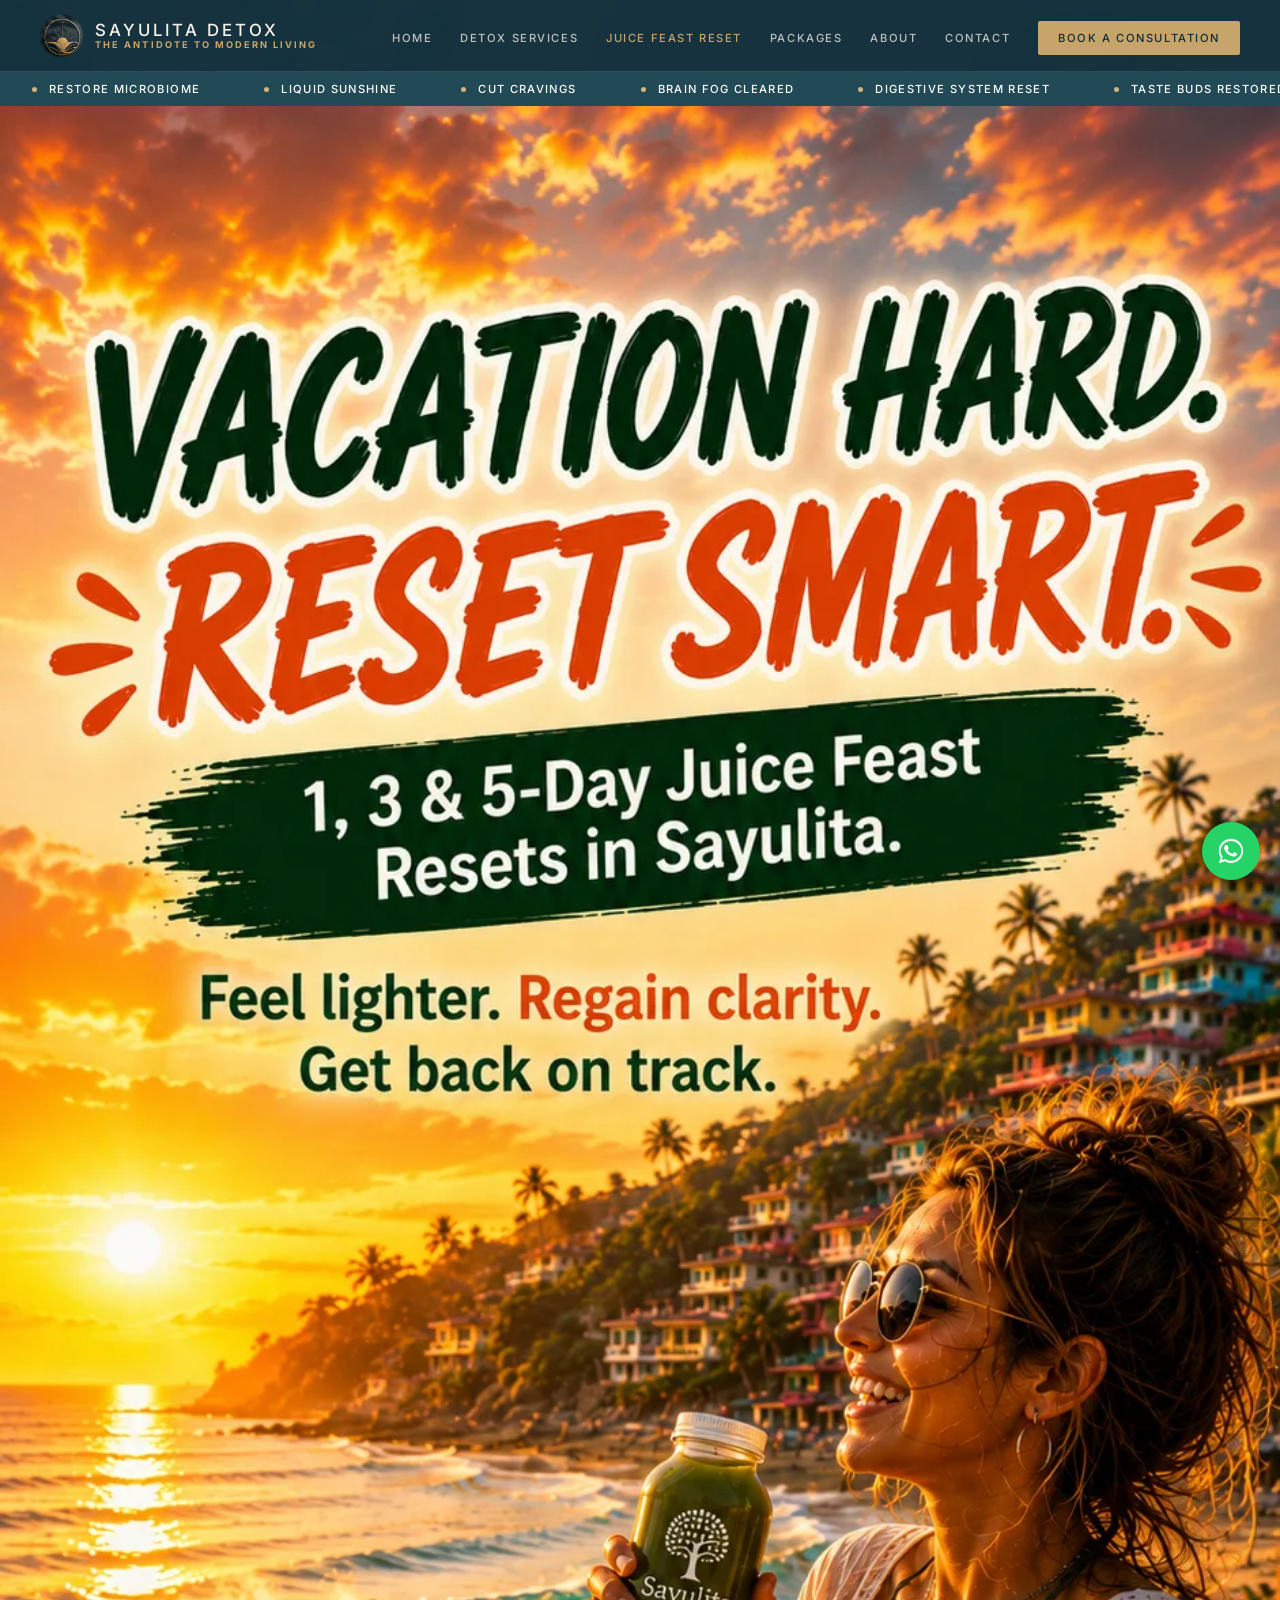
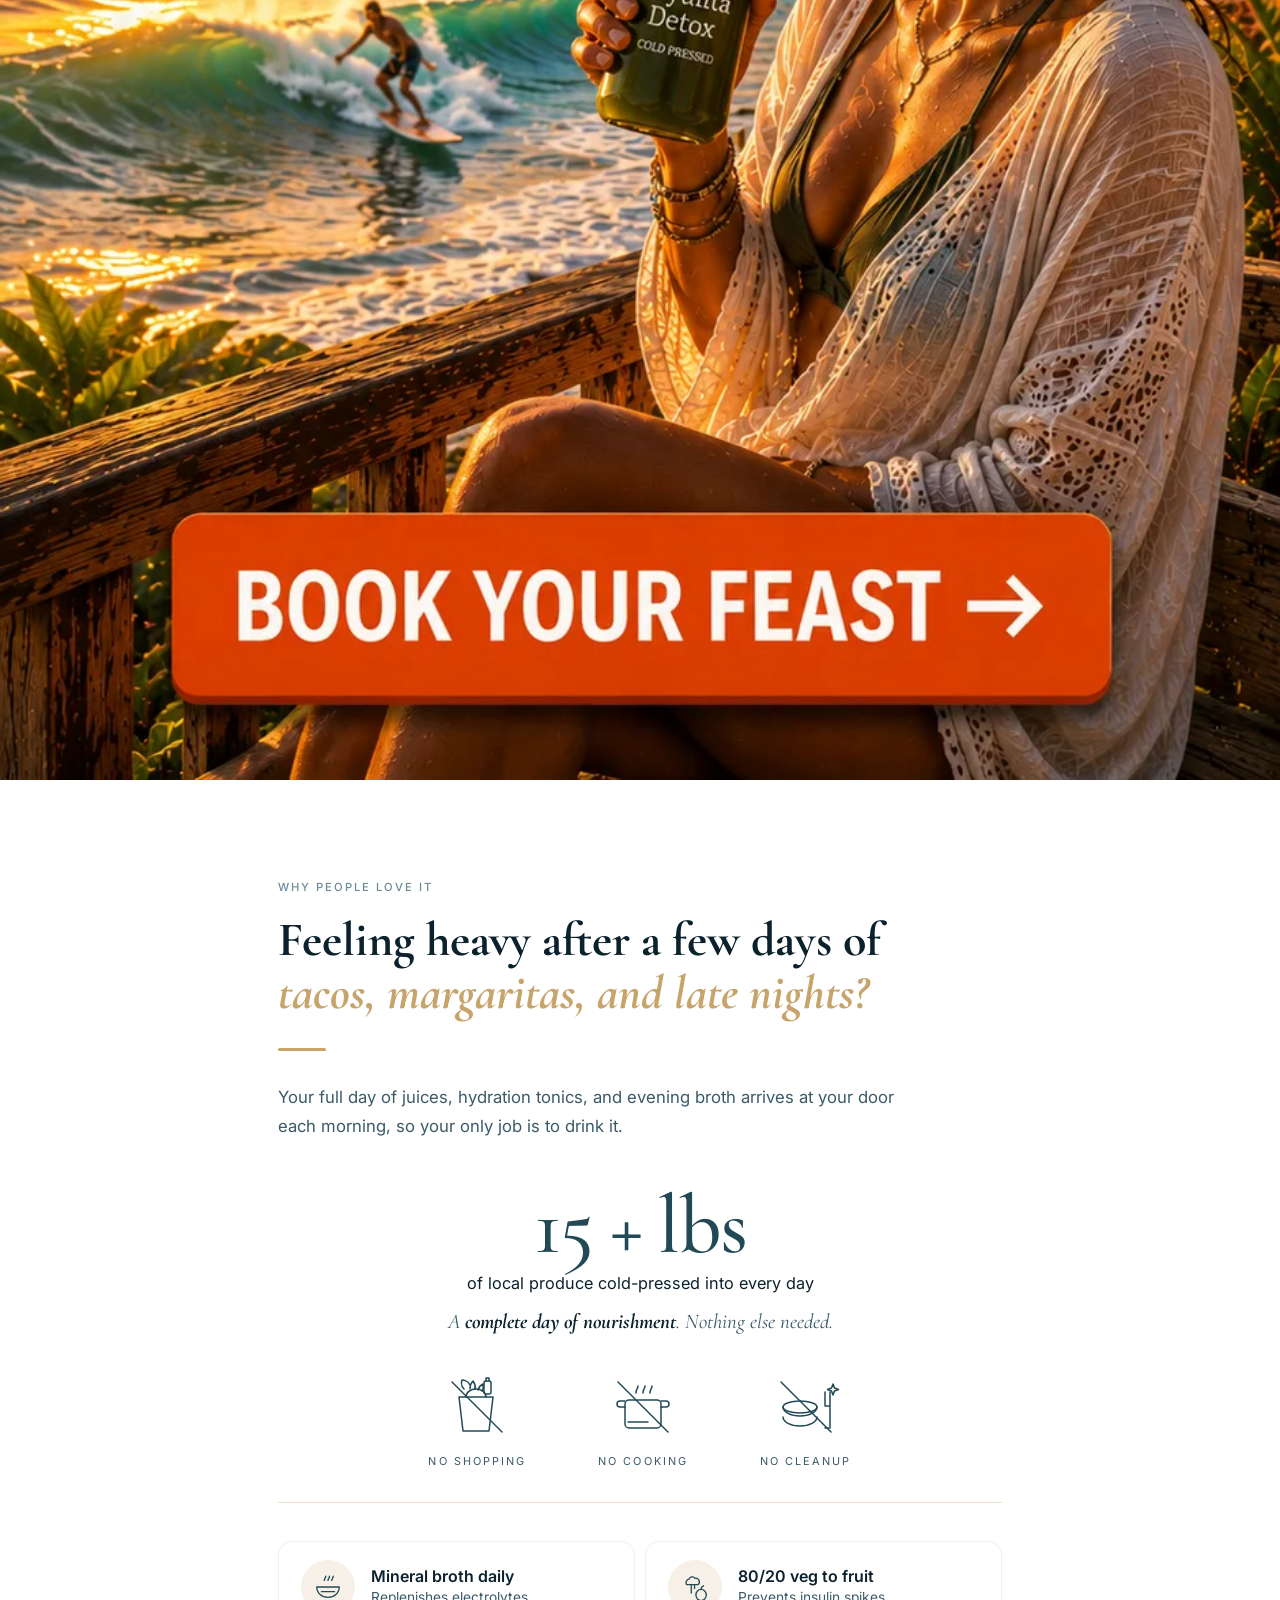
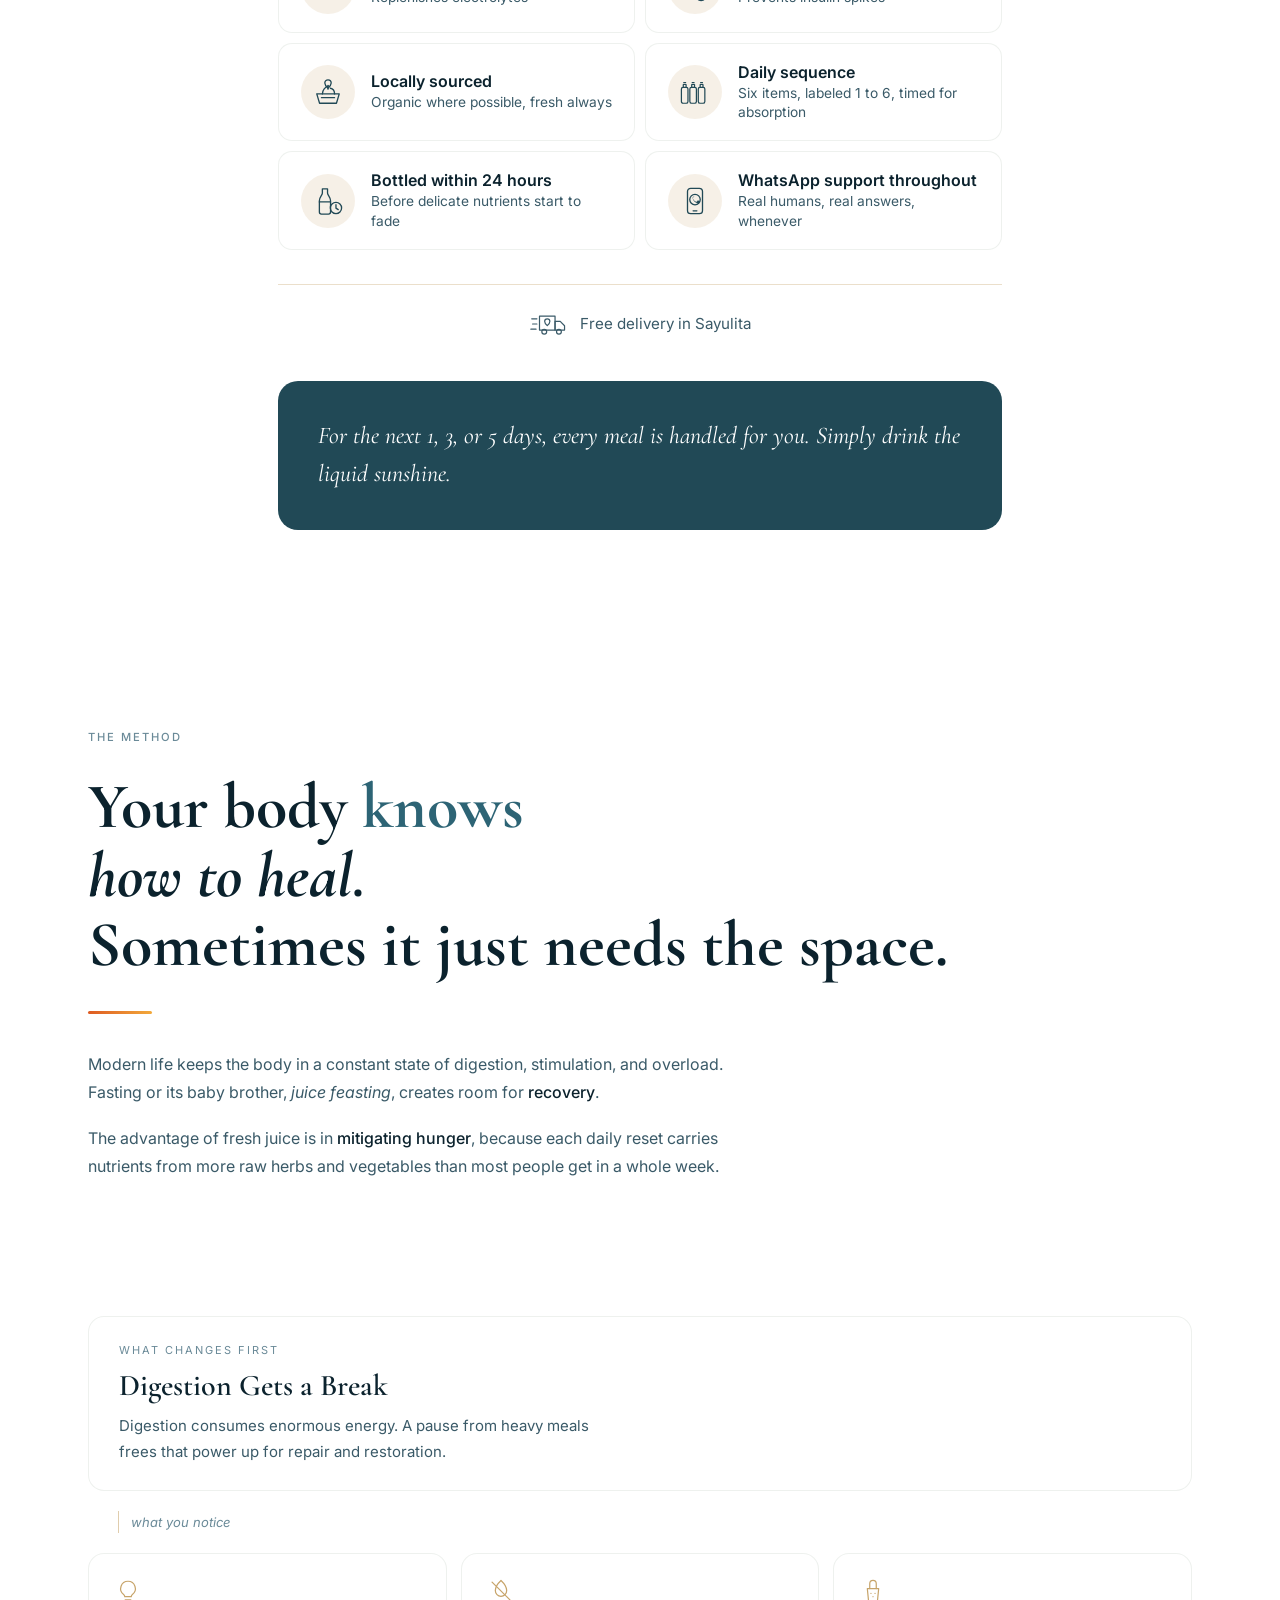
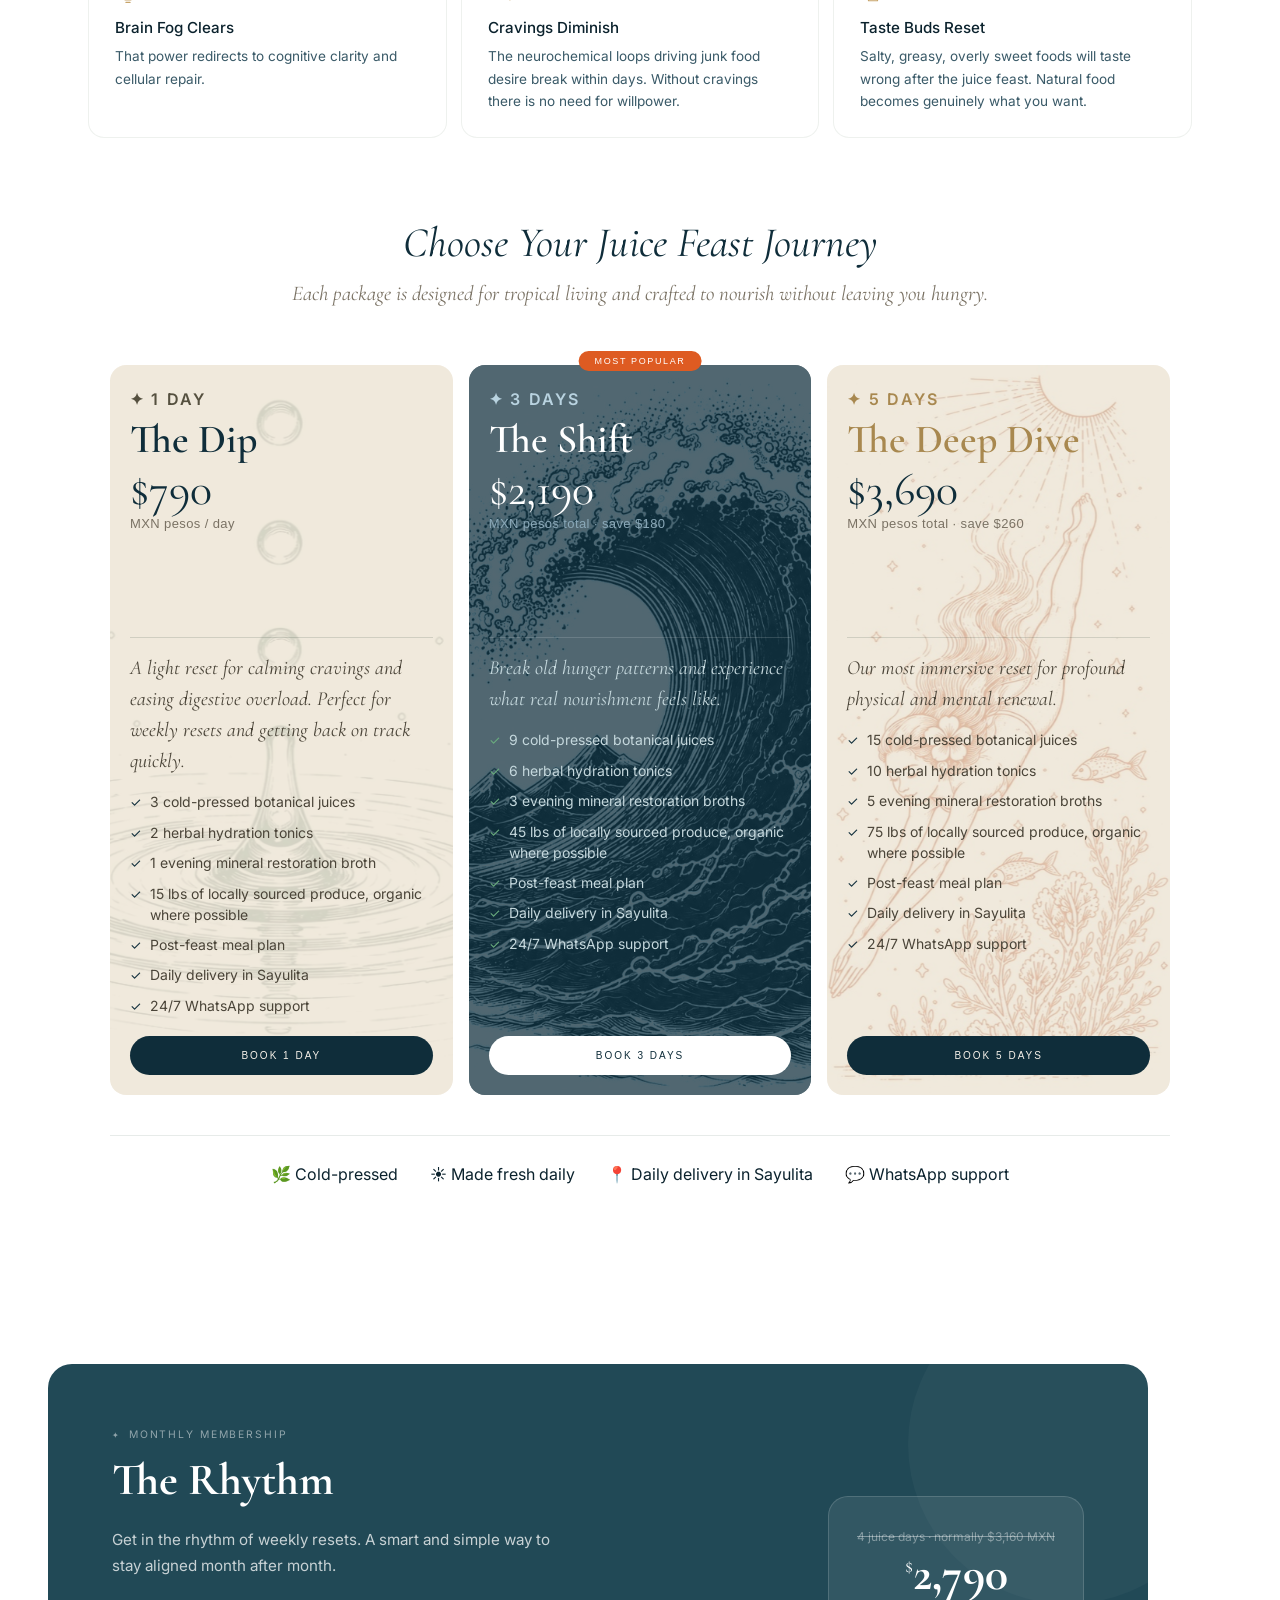
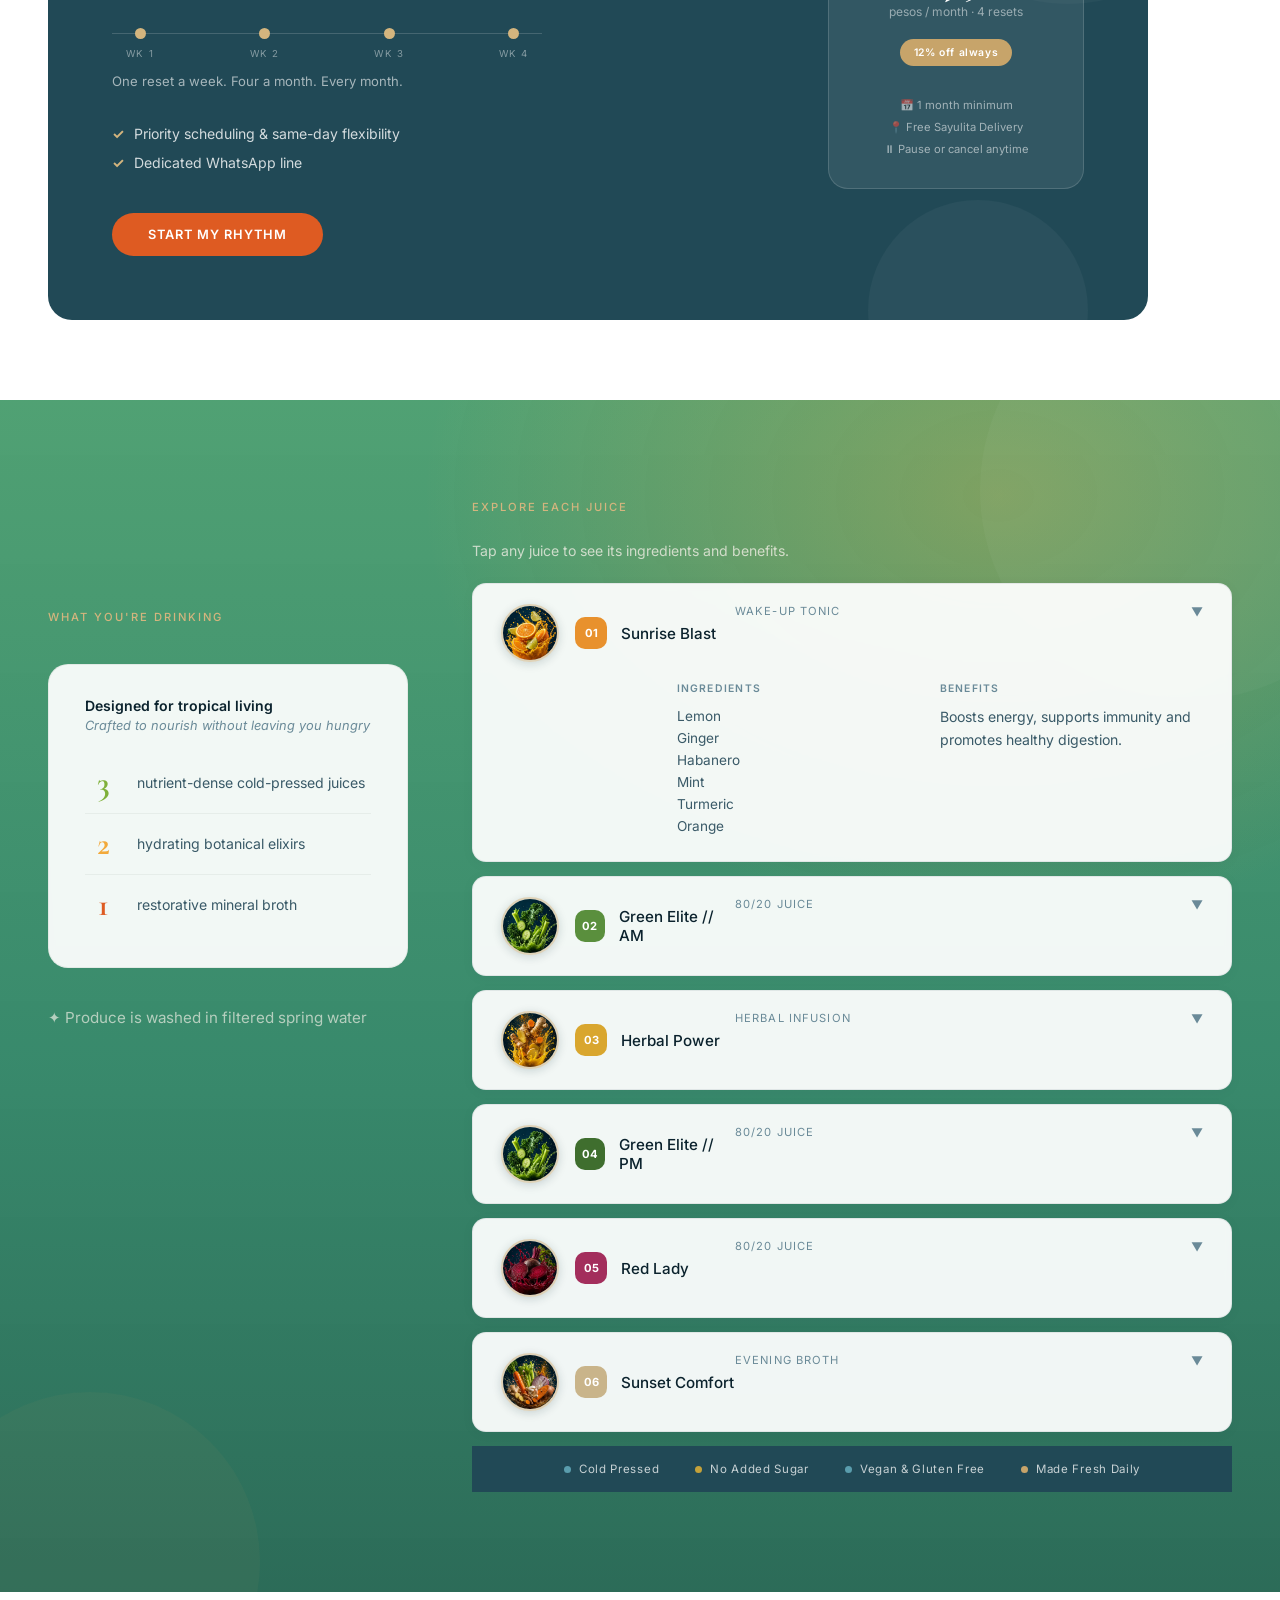
<file: juice-feast.html>
<!DOCTYPE html>
<html lang="en">
<head>
  <meta charset="UTF-8" />
  <meta name="viewport" content="width=device-width, initial-scale=1.0" />
  <title>Sayulita Juice Feast Reset</title>
  <meta name="description" content="Cold-pressed juice feast resets delivered daily in Sayulita. 1, 3 and 5-day programs from 790 MXN, with mineral broth, hydration tonics and WhatsApp support." />
  <link rel="preconnect" href="https://fonts.googleapis.com" />
  <link rel="preconnect" href="https://fonts.gstatic.com" crossorigin />
  <link href="https://fonts.googleapis.com/css2?family=Cormorant+Garamond:ital,wght@0,300;0,400;0,600;0,700;1,400;1,600&family=Inter:wght@300;400;500;600&family=Cormorant+Garamond:ital,wght@0,300;0,400;1,300;1,400&display=swap" rel="stylesheet" />
  <style>
    *, *::before, *::after { box-sizing: border-box; margin: 0; padding: 0; }

    :root {
      --forest:   #214956;
      --forest-mid: #2d6475;
      --forest-light: #3d7a8c;
      --cream:    #F7F2EA;
      --cream-dark: #f0e9dc;
      --amber:    #C7A46A;
      --amber-light: #d4b57e;
      --sand:     #b3a284;
      --text-dark: #0B222D;
      --text-mid:  #3a5a68;
      --text-light: #6a8a98;
    }

    html { scroll-behavior: smooth; }

    body {
      font-family: 'Inter', sans-serif;
      background: var(--cream);
      color: var(--text-dark);
      overflow-x: hidden;
    }

    /* ── NAV ── */
    nav {
      position: fixed; top: 0; left: 0; right: 0; z-index: 100;
      display: flex; align-items: center; justify-content: space-between;
      padding: 18px 48px;
      background: rgba(245,240,232,0.92);
      backdrop-filter: blur(12px);
      border-bottom: 1px solid rgba(42,74,46,0.08);
      transition: box-shadow 0.3s;
    }
    nav.scrolled { box-shadow: 0 2px 24px rgba(42,74,46,0.10); }
    .nav-logo {
      font-family: 'Cormorant Garamond', serif;
      font-size: 1.15rem;
      font-weight: 700;
      color: var(--forest);
      letter-spacing: 0.01em;
    }
    .nav-links { display: flex; gap: 36px; align-items: center; }
    .nav-links a {
      font-size: 0.78rem;
      font-weight: 500;
      letter-spacing: 0.08em;
      text-transform: uppercase;
      color: var(--text-mid);
      text-decoration: none;
      transition: color 0.2s;
    }
    .nav-links a:hover { color: var(--forest); }
    .btn-book {
      background: var(--forest);
      color: #fff !important;
      padding: 10px 22px;
      border-radius: 100px;
      font-size: 0.78rem !important;
      transition: background 0.2s !important;
    }
    .btn-book:hover { background: var(--forest-mid) !important; }

    /* ── TICKER ── */
    .ticker {
      background: var(--forest);
      color: #fff;
      font-size: 0.7rem;
      font-weight: 500;
      letter-spacing: 0.12em;
      text-transform: uppercase;
      padding: 10px 0;
      overflow: hidden;
    }
    .ticker-track {
      display: flex; gap: 0;
      animation: ticker 28s linear infinite;
      white-space: nowrap;
    }
    .ticker-item { padding: 0 32px; display: flex; align-items: center; gap: 12px; }
    .ticker-dot { width: 5px; height: 5px; border-radius: 50%; background: var(--amber-light); flex-shrink: 0; }
    @keyframes ticker {
      from { transform: translateX(0); }
      to   { transform: translateX(-50%); }
    }

    /* ── HERO / METHOD ── */
    .method {
      padding: 100px 48px 80px;
      max-width: 1200px;
      margin: 0 auto;
    }
    .section-label {
      font-size: 0.7rem;
      font-weight: 500;
      letter-spacing: 0.18em;
      text-transform: uppercase;
      color: var(--text-light);
      margin-bottom: 28px;
    }
    .method h1 {
      font-family: 'Cormorant Garamond', serif;
      font-size: clamp(2.8rem, 5vw, 4.2rem);
      line-height: 1.08;
      font-weight: 900;
      color: var(--text-dark);
      margin-bottom: 6px;
    }
    .method h1 .heal {
      color: var(--forest-mid);
    }
    .rule { width: 48px; height: 3px; background: var(--amber); margin: 32px 0 36px; }
    .method-body {
      max-width: 640px;
      font-size: 1rem;
      line-height: 1.75;
      color: var(--text-mid);
    }
    .method-body p + p { margin-top: 18px; }
    .method-body strong { color: var(--text-dark); font-weight: 500; }
    .method-body em { font-style: italic; }
    .liquid-sunshine {
      font-family: 'Cormorant Garamond', serif;
      font-style: italic;
      font-size: 1.3rem;
      color: var(--amber);
      margin-top: 28px;
    }

    /* ── BENEFIT CARDS ── */
    .benefits-grid {
      max-width: 1200px;
      margin: 56px auto 0;
      padding: 0 48px;
      box-sizing: border-box;
    }
    .benefit-lead {
      background: #fff;
      border: 1px solid rgba(42,74,46,0.08);
      border-radius: 16px;
      padding: 26px 30px;
    }
    .benefit-eyebrow {
      font-size: 11px; letter-spacing: 0.18em; text-transform: uppercase;
      color: #6a8a98; margin-bottom: 12px;
    }
    .benefit-lead-title {
      font-family: 'Cormorant Garamond', Georgia, serif;
      font-size: 30px; font-weight: 600; color: var(--text-dark);
      line-height: 1.15; margin-bottom: 10px;
    }
    .benefit-lead-text {
      font-size: 15px; line-height: 1.7; color: var(--text-mid);
      margin: 0; max-width: 56ch;
    }
    .benefit-link {
      display: flex; align-items: center; gap: 12px;
      margin: 20px 0; padding-left: 30px;
    }
    .benefit-link-rule { display: block; width: 1px; height: 22px; background: rgba(199,164,106,0.55); }
    .benefit-link-text { font-size: 13px; color: #6a8a98; font-style: italic; }
    .benefit-row {
      display: grid;
      grid-template-columns: repeat(3, minmax(0, 1fr));
      gap: 14px;
    }
    .benefit-ic { width: 26px; height: 26px; display: block; margin-bottom: 14px; }
    .benefit-card {
      background: #fff;
      border: 1px solid rgba(42,74,46,0.08);
      border-radius: 16px;
      padding: 24px 26px;
      transition: transform 0.2s, box-shadow 0.2s;
    }
    .benefit-card:hover {
      transform: translateY(-3px);
      box-shadow: 0 12px 32px rgba(42,74,46,0.10);
    }
    .benefit-icon { font-size: 1.6rem; margin-bottom: 12px; }
    .benefit-card h3 {
      font-size: 0.95rem;
      font-weight: 500;
      color: var(--text-dark);
      margin-bottom: 8px;
    }
    .benefit-card p {
      font-size: 0.85rem;
      line-height: 1.65;
      color: var(--text-mid);
    }

    /* ── PACKAGES ── */
    .packages-section {
      background: #F7F2EA;
      padding: 80px 48px 100px;
    }
    .pricing-section { max-width: 1060px; margin: 0 auto; }

    .pricing-header { text-align: center; margin-bottom: 48px; }
    .pricing-header h2 {
      font-family: 'Cormorant Garamond', serif;
      font-size: clamp(2.2rem, 4vw, 3rem);
      font-weight: 400;
      font-style: italic;
      color: #0F2D3A;
      margin-bottom: 10px;
    }
    .pricing-header p {
      font-family: 'Cormorant Garamond', serif;
      font-size: 1.1rem;
      font-style: italic;
      color: #7a7264;
    }

    .pricing-grid {
      display: grid;
      grid-template-columns: repeat(3, 1fr);
      gap: 16px;
      align-items: stretch;
    }

    .pkg-card {
      border-radius: 16px;
      overflow: hidden;
      display: flex;
      flex-direction: column;
      position: relative;
      background: #f0e9dc;
      border: none;
      transition: transform 0.25s ease, box-shadow 0.25s ease;
    }
    .pkg-card:hover { transform: translateY(-4px); box-shadow: 0 16px 48px rgba(28,58,40,0.13); }
    .pkg-card.featured { background: #0F2D3A; color: #fff; }

    .pkg-art {
      width: 100%;
      height: 200px;
      object-fit: cover;
      object-position: center top;
      display: block;
    }
    .pkg-card.featured .pkg-art {
      object-position: center center;
      opacity: 0.85;
      mix-blend-mode: luminosity;
    }
    .pkg-card:not(.featured) .pkg-art { mix-blend-mode: multiply; }

    .pkg-body { padding: 24px 28px 28px; display: flex; flex-direction: column; flex: 1; }

    .featured-badge {
      position: absolute;
      top: 0; left: 50%;
      transform: translate(-50%, -50%);
      background: #b3924e;
      color: #fff;
      font-size: 0.65rem;
      font-weight: 600;
      letter-spacing: 0.14em;
      text-transform: uppercase;
      padding: 5px 16px;
      border-radius: 99px;
      white-space: nowrap;
      z-index: 2;
      top: 16px;
      transform: translateX(-50%);
    }

    .pkg-duration {
      font-size: 0.68rem;
      font-weight: 600;
      letter-spacing: 0.14em;
      text-transform: uppercase;
      color: #b3924e;
      margin-bottom: 4px;
    }
    .pkg-card.featured .pkg-duration { color: rgba(255,255,255,0.55); }

    .pkg-name {
      font-family: 'Cormorant Garamond', serif;
      font-size: 2.4rem;
      font-weight: 400;
      line-height: 1;
      color: #0F2D3A;
      margin-bottom: 6px;
    }
    .pkg-card.featured .pkg-name { color: #fff; }

    .pkg-price {
      font-family: 'Cormorant Garamond', serif;
      font-size: 2.2rem;
      font-weight: 600;
      color: #0F2D3A;
      line-height: 1;
    }
    .pkg-card.featured .pkg-price { color: #fff; }

    .pkg-currency {
      font-size: 0.78rem;
      color: #7a7264;
      margin-top: 2px;
      margin-bottom: 16px;
    }
    .pkg-card.featured .pkg-currency { color: rgba(255,255,255,0.5); }

    .pkg-divider {
      height: 1px;
      background: rgba(28,58,40,0.12);
      margin-bottom: 16px;
    }
    .pkg-card.featured .pkg-divider { background: rgba(255,255,255,0.15); }

    .pkg-tagline {
      font-family: 'Cormorant Garamond', serif;
      font-size: 1.15rem;
      font-style: italic;
      color: #3a5a68;
      line-height: 1.5;
      margin-bottom: 18px;
    }
    .pkg-card.featured .pkg-tagline { color: rgba(255,255,255,0.8); }

    .pkg-features {
      list-style: none;
      display: flex;
      flex-direction: column;
      gap: 7px;
      margin-bottom: 24px;
      flex: 1;
    }
    .pkg-features li {
      font-size: 0.82rem;
      color: #4a6a78;
      display: flex;
      align-items: flex-start;
      gap: 8px;
      line-height: 1.4;
    }
    .pkg-card.featured .pkg-features li { color: rgba(255,255,255,0.75); }
    .pkg-features li::before {
      content: '✓';
      color: #0F2D3A;
      font-weight: 600;
      flex-shrink: 0;
      font-size: 0.78rem;
      margin-top: 1px;
    }
    .pkg-card.featured .pkg-features li::before { color: rgba(255,255,255,0.6); }

    .pkg-cta {
      display: block;
      width: 100%;
      padding: 14px 20px;
      border-radius: 99px;
      font-family: 'Inter', sans-serif;
      font-size: 0.72rem;
      font-weight: 600;
      letter-spacing: 0.12em;
      text-transform: uppercase;
      text-align: center;
      cursor: pointer;
      border: none;
      transition: all 0.2s ease;
      text-decoration: none;
    }
    .pkg-card:not(.featured) .pkg-cta { background: #0F2D3A; color: #fff; }
    .pkg-card:not(.featured) .pkg-cta:hover { background: #2a5438; }
    .pkg-card.featured .pkg-cta { background: #fff; color: #0F2D3A; }
    .pkg-card.featured .pkg-cta:hover { background: #F7F2EA; }

    /* trust bar */
    .trust-bar {
      display: flex;
      align-items: center;
      justify-content: center;
      gap: 36px;
      margin-top: 40px;
      padding-top: 28px;
      border-top: 1px solid rgba(28,58,40,0.1);
      flex-wrap: wrap;
    }
    .trust-item {
      display: flex;
      align-items: center;
      gap: 7px;
      font-size: 0.72rem;
      color: #7a7264;
      font-weight: 500;
      letter-spacing: 0.08em;
      text-transform: uppercase;
    }
    .trust-icon { width: 15px; height: 15px; opacity: 0.5; }

    @media (max-width: 768px) {
      .packages-section { padding: 60px 20px; }
      .pricing-grid { grid-template-columns: 1fr; max-width: 420px; margin: 0 auto; }
    }

    /* ── RITUAL ── */
    .ritual-section {
      background: var(--forest);
      color: #fff;
      border-radius: 24px;
      max-width: 1100px;
      margin: 80px auto;
      padding: 64px;
      display: grid;
      grid-template-columns: 1fr auto;
      gap: 64px;
      align-items: center;
      position: relative;
      overflow: hidden;
    }
    .ritual-section::before {
      content: '';
      position: absolute;
      right: -80px; top: -80px;
      width: 320px; height: 320px;
      border-radius: 50%;
      background: rgba(255,255,255,0.03);
    }
    .ritual-section::after {
      content: '';
      position: absolute;
      right: 60px; bottom: -100px;
      width: 220px; height: 220px;
      border-radius: 50%;
      background: rgba(255,255,255,0.04);
    }
    .ritual-label {
      font-size: 0.65rem;
      letter-spacing: 0.18em;
      text-transform: uppercase;
      color: rgba(255,255,255,0.5);
      margin-bottom: 12px;
      display: flex; align-items: center; gap: 8px;
    }
    .ritual-label::before { content: '✦'; font-size: 0.5rem; }
    .ritual-name {
      font-family: 'Cormorant Garamond', serif;
      font-size: 2.8rem;
      font-weight: 700;
      margin-bottom: 20px;
    }
    .ritual-desc {
      font-size: 0.95rem;
      line-height: 1.7;
      color: rgba(255,255,255,0.75);
      max-width: 460px;
      margin-bottom: 28px;
    }
    .cadence { max-width: 430px; margin-bottom: 30px; }
    .cadence-track { position: relative; height: 52px; }
    .cadence-line { position: absolute; left: 0; right: 0; top: 26px; height: 1px; background: rgba(255,255,255,0.16); }
    .cadence-marks { position: relative; display: flex; justify-content: space-between; }
    .cadence-mark { width: 56px; text-align: center; }
    .cadence-dot { display: block; width: 11px; height: 11px; border-radius: 50%; background: var(--amber-light); margin: 21px auto 0; }
    .cadence-wk { display: block; font-size: 0.6rem; letter-spacing: 0.16em; text-transform: uppercase; color: rgba(255,255,255,0.45); margin-top: 9px; }
    .cadence-note { font-size: 0.82rem; color: rgba(255,255,255,0.6); margin-top: 14px; }
    .ritual-features { list-style: none; margin-bottom: 36px; }
    .ritual-feature {
      font-size: 0.88rem;
      color: rgba(255,255,255,0.8);
      padding: 6px 0;
      display: flex; align-items: center; gap: 10px;
    }
    .ritual-feature::before { content: '✓'; color: var(--amber-light); font-weight: 700; }
    .btn-ritual {
      display: inline-block;
      padding: 14px 36px;
      border-radius: 100px;
      background: #fff;
      color: var(--forest);
      font-size: 0.8rem;
      font-weight: 600;
      letter-spacing: 0.08em;
      text-transform: uppercase;
      text-decoration: none;
      transition: background 0.2s;
    }
    .btn-ritual:hover { background: var(--cream); }
    .ritual-price-box {
      background: rgba(255,255,255,0.08);
      border: 1px solid rgba(255,255,255,0.15);
      border-radius: 20px;
      padding: 32px 28px;
      text-align: center;
      min-width: 200px;
      flex-shrink: 0;
      position: relative; z-index: 1;
    }
    .ritual-price-box .old {
      font-size: 0.75rem;
      color: rgba(255,255,255,0.4);
      text-decoration: line-through;
      margin-bottom: 6px;
    }
    .ritual-price-box .price {
      font-family: 'Cormorant Garamond', serif;
      font-size: 3rem;
      font-weight: 700;
      line-height: 1;
    }
    .ritual-price-box .price sup { font-size: 1.2rem; font-weight: 400; }
    .ritual-price-box .period {
      font-size: 0.75rem;
      color: rgba(255,255,255,0.5);
      margin-top: 6px;
      margin-bottom: 20px;
    }
    .ritual-save {
      background: var(--amber);
      color: #fff;
      font-size: 0.65rem;
      font-weight: 600;
      letter-spacing: 0.06em;
      padding: 7px 14px;
      border-radius: 100px;
      display: inline-block;
      margin-bottom: 16px;
    }
    .ritual-tags {
      display: flex; flex-direction: column; gap: 8px; margin-top: 16px;
    }
    .ritual-tag {
      font-size: 0.7rem;
      color: rgba(255,255,255,0.55);
      display: flex; align-items: center; gap: 7px;
      justify-content: center;
    }

    /* ── LIQUID SUNSHINE / JUICES ── */
    .juice-section {
      background: linear-gradient(180deg, #2d9d6f 0%, #2d8b63 50%, #1f6b52 100%);
      background-attachment: fixed;
      background-size: cover;
      background-position: center;
      padding: 100px 48px;
      position: relative;
      overflow: hidden;
    }
    .juice-section::before {
      content: '';
      position: absolute;
      right: -120px; top: -120px;
      width: 420px; height: 420px;
      border-radius: 50%;
      background: rgba(255,255,255,0.03);
    }
    .juice-section::after {
      content: '';
      position: absolute;
      left: -80px; bottom: -140px;
      width: 340px; height: 340px;
      border-radius: 50%;
      background: rgba(199,164,106,0.05);
    }
    .juice-section-inner {
      max-width: 1200px;
      margin: 0 auto;
      position: relative;
      z-index: 1;
    }
    .juice-section .section-label { color: var(--amber-light); }
    .juice-section h2 {
      font-family: 'Cormorant Garamond', serif;
      font-size: clamp(2.4rem, 4vw, 3.4rem);
      font-weight: 900;
      color: var(--cream);
    }
    .juice-section h2 .accent { color: var(--amber); font-style: italic; }
    .juice-section .footnote {
      font-size: 0.95rem;
      color: rgba(247,242,234,0.65);
    }

    /* merged two-column layout: overview left, explorable juices right */
    .juice-section-inner.liquid-merged {
      display: grid;
      grid-template-columns: 360px 1fr;
      gap: 64px;
      align-items: start;
    }
    .liquid-left { position: sticky; top: 110px; }
    .liquid-right-sub {
      font-size: 0.88rem;
      color: rgba(247,242,234,0.75);
      margin: 4px 0 24px;
    }
    .liquid-merged .juice-table { max-width: none; }
    .liquid-merged .juice-table-head { display: none; }
    @media (max-width: 1024px) {
      .juice-section-inner.liquid-merged { grid-template-columns: 1fr; gap: 48px; }
      .liquid-left { position: static; }
    }
    .daily-contents {
      background: #fff;
      border: 1px solid rgba(42,74,46,0.08);
      border-radius: 20px;
      padding: 32px 36px;
      margin: 40px 0;
      max-width: 420px;
    }
    .daily-contents h4 {
      font-size: 0.88rem;
      font-weight: 600;
      color: var(--text-dark);
      margin-bottom: 4px;
    }
    .daily-contents p {
      font-size: 0.8rem;
      font-style: italic;
      color: var(--text-light);
      margin-bottom: 20px;
    }
    .daily-row {
      display: flex; align-items: center; gap: 16px;
      padding: 14px 0;
      border-bottom: 1px solid rgba(42,74,46,0.06);
    }
    .daily-row:last-child { border-bottom: none; }
    .daily-num {
      font-family: 'Cormorant Garamond', serif;
      font-size: 2rem;
      font-weight: 700;
      color: var(--forest-mid);
      min-width: 36px;
      line-height: 1;
      display: flex;
      align-items: center;
      justify-content: center;
    }
    .daily-label { font-size: 0.88rem; color: var(--text-mid); line-height: 1.4; }

    /* ── JUICE TABLE ── */
    .juice-table-section {
      background: var(--cream-dark);
      padding: 100px 48px;
    }
    .juice-table-section .section-label { margin-bottom: 12px; }
    .juice-table-section h2 {
      font-family: 'Cormorant Garamond', serif;
      font-size: clamp(2rem, 3.5vw, 2.8rem);
      font-weight: 900;
      margin-bottom: 6px;
    }
    .juice-table-section h2 .accent { color: var(--forest-mid); font-style: italic; }
    .juice-table-section .subtitle {
      font-size: 0.88rem;
      color: var(--text-light);
      margin-bottom: 48px;
    }
    .juice-table {
      max-width: 1100px;
      border-radius: 16px;
      overflow: hidden;
      border: 1px solid rgba(42,74,46,0.10);
    }
    .juice-table-head {
      background: var(--forest);
      color: #fff;
      display: grid;
      grid-template-columns: 2fr 3fr 3fr;
      padding: 16px 28px;
      font-size: 0.68rem;
      font-weight: 600;
      letter-spacing: 0.12em;
      text-transform: uppercase;
    }
    .juice-row {
      background: #fff;
      border-bottom: 1px solid rgba(42,74,46,0.06);
      cursor: pointer;
      transition: background 0.15s;
    }
    .juice-row:last-child { border-bottom: none; }
    .juice-row:hover { background: rgba(77,122,84,0.04); }
    .juice-row-head {
      display: grid;
      grid-template-columns: 2fr 3fr 1fr;
      padding: 20px 28px;
      align-items: start;
    }
    .juice-num-badge {
      display: inline-flex; align-items: center; justify-content: center;
      width: 32px; height: 32px;
      border-radius: 10px;
      font-size: 0.7rem;
      font-weight: 700;
      color: #fff;
      margin-right: 14px;
    }
    .juice-row-name {
      font-size: 0.95rem;
      font-weight: 500;
      color: var(--text-dark);
      display: flex; align-items: center;
    }
    .juice-row-type {
      font-size: 0.7rem;
      letter-spacing: 0.1em;
      text-transform: uppercase;
      color: var(--text-light);
    }
    .juice-row-preview {
      display: none;
    }
    .juice-arrow {
      font-size: 0.75rem;
      color: var(--text-light);
      text-align: right;
      transition: transform 0.2s;
    }
    .juice-expand {
      display: none;
      grid-template-columns: 2fr 3fr 3fr;
      padding: 0 28px 24px;
    }
    .juice-expand.open { display: grid; }
    .juice-expand-label {
      font-size: 0.65rem;
      font-weight: 600;
      letter-spacing: 0.12em;
      text-transform: uppercase;
      color: var(--text-light);
      margin-bottom: 10px;
    }
    .juice-ing-list { list-style: none; }
    .juice-ing-list li {
      font-size: 0.85rem;
      color: var(--text-mid);
      padding: 3px 0;
    }
    .juice-benefit-text {
      font-size: 0.88rem;
      line-height: 1.65;
      color: var(--text-mid);
    }
    .juice-table-footer {
      background: var(--forest);
      color: rgba(255,255,255,0.75);
      display: flex; gap: 36px; align-items: center; justify-content: center;
      padding: 16px;
      font-size: 0.72rem;
      letter-spacing: 0.06em;
    }
    .juice-table-footer span { display: flex; align-items: center; gap: 8px; }
    .tfoot-dot { width: 7px; height: 7px; border-radius: 50%; }

    /* ── TESTIMONIALS ── */
    .testimonials {
      padding: 100px 48px;
      max-width: 1200px;
      margin: 0 auto;
    }
    .testimonials h2 {
      font-family: 'Cormorant Garamond', serif;
      font-size: clamp(2rem, 3.5vw, 2.8rem);
      font-weight: 900;
      line-height: 1.15;
    }
    .testimonials h2 .accent { color: var(--forest-mid); font-style: italic; }
    .testi-grid {
      display: grid;
      grid-template-columns: repeat(3, 1fr);
      gap: 20px;
      margin-top: 52px;
    }
    .testi-card {
      background: #fff;
      border: 1px solid rgba(42,74,46,0.08);
      border-radius: 20px;
      padding: 36px 32px;
      position: relative;
      transition: transform 0.2s, box-shadow 0.2s;
    }
    .testi-card:hover {
      transform: translateY(-3px);
      box-shadow: 0 12px 32px rgba(42,74,46,0.09);
    }
    .testi-quote-mark {
      font-family: 'Cormorant Garamond', serif;
      font-size: 3.5rem;
      line-height: 1;
      color: rgba(42,74,46,0.12);
      margin-bottom: 12px;
    }
    .testi-text {
      font-size: 0.92rem;
      line-height: 1.75;
      color: var(--text-mid);
      margin-bottom: 28px;
      font-style: italic;
      font-family: 'Cormorant Garamond', serif;
      font-size: 1.05rem;
    }
    .testi-author {
      font-size: 0.78rem;
      font-weight: 600;
      color: var(--text-dark);
      letter-spacing: 0.06em;
      text-transform: uppercase;
    }
    .testi-role {
      font-size: 0.75rem;
      color: var(--text-light);
      margin-top: 4px;
    }

    /* ── CTA ── */
    .cta-section {
      background: var(--forest);
      padding: 120px 48px;
      text-align: center;
      position: relative;
      overflow: hidden;
    }
    .cta-section::before {
      content: '';
      position: absolute;
      left: 50%; top: 50%;
      transform: translate(-50%,-50%);
      width: 600px; height: 600px;
      border-radius: 50%;
      background: rgba(255,255,255,0.03);
    }
    .cta-label {
      font-size: 0.7rem;
      letter-spacing: 0.18em;
      text-transform: uppercase;
      color: rgba(255,255,255,0.5);
      margin-bottom: 28px;
    }
    .cta-section h2 {
      font-family: 'Cormorant Garamond', serif;
      font-size: clamp(3rem, 6vw, 5.5rem);
      font-weight: 900;
      color: #fff;
      line-height: 1.05;
      margin-bottom: 24px;
      position: relative; z-index: 1;
    }
    .cta-section h2 em { font-style: italic; color: var(--sand); }
    .cta-sub {
      font-size: 0.95rem;
      color: rgba(255,255,255,0.6);
      margin-bottom: 48px;
      position: relative; z-index: 1;
    }
    .cta-btns {
      display: flex; gap: 16px; justify-content: center;
      position: relative; z-index: 1;
    }
    .btn-cta-primary {
      background: #fff;
      color: var(--forest);
      padding: 16px 40px;
      border-radius: 100px;
      font-size: 0.82rem;
      font-weight: 600;
      letter-spacing: 0.06em;
      text-transform: uppercase;
      text-decoration: none;
      transition: background 0.2s;
    }
    .btn-cta-primary:hover { background: var(--cream); }
    .btn-cta-outline {
      border: 1.5px solid rgba(255,255,255,0.4);
      color: #fff;
      padding: 16px 40px;
      border-radius: 100px;
      font-size: 0.82rem;
      font-weight: 500;
      letter-spacing: 0.06em;
      text-transform: uppercase;
      text-decoration: none;
      transition: border-color 0.2s, background 0.2s;
    }
    .btn-cta-outline:hover { border-color: rgba(255,255,255,0.8); background: rgba(255,255,255,0.05); }
    .cta-tagline {
      margin-top: 32px;
      font-size: 0.72rem;
      color: rgba(255,255,255,0.35);
      letter-spacing: 0.1em;
    }

    /* ── FOOTER ── */
    footer {
      background: var(--cream-dark);
      padding: 28px 48px;
      display: flex; justify-content: space-between; align-items: center;
    }
    footer .logo {
      font-family: 'Cormorant Garamond', serif;
      font-size: 1rem;
      font-weight: 700;
      color: var(--forest);
    }
    footer .foot-right {
      font-size: 0.72rem;
      color: var(--text-light);
      letter-spacing: 0.06em;
    }

    /* ── FADE-IN ANIMATION ── */
    .fade-up {
      opacity: 0;
      transform: translateY(24px);
      transition: opacity 0.7s ease, transform 0.7s ease;
    }
    .fade-up.visible {
      opacity: 1;
      transform: translateY(0);
    }

    @media (max-width: 900px) {
      nav { padding: 16px 24px; }
      .nav-links { display: none; }
      .method, .juice-section, .testimonials { padding: 72px 24px 60px; }
      .benefits-grid { margin: 40px 24px 0; padding: 0; }
      .benefit-row { grid-template-columns: 1fr; }
      .benefit-lead-title { font-size: 26px; }
      .packages-section { padding: 72px 24px; }
      .packages-grid, .pricing-grid { grid-template-columns: 1fr; max-width: 420px; }
      .pkg-card.featured { transform: none; }
      .pkg-card.featured:hover { transform: translateY(-3px); }
      .ritual-section { grid-template-columns: 1fr; padding: 48px 32px; gap: 32px; margin: 48px 24px; }
      .testi-grid { grid-template-columns: 1fr; }
      .cta-section { padding: 80px 24px; }
      .cta-btns { flex-direction: column; align-items: center; }
      footer { flex-direction: column; gap: 12px; text-align: center; }
      .juice-table-footer { flex-wrap: wrap; gap: 16px; }
      .juice-table-section { padding: 72px 24px; }
    }

    /* ── HERO BANNER ── */
    .hero-banner { width: 100%; display: block; line-height: 0; }
    .hero-banner img { width: 100%; height: auto; display: block; }

    /* ══════════════════════════════════════════════
       BOTANICAL VIBRANCY LAYER
       Sunlit green depth + warm light + fruit accents
       ══════════════════════════════════════════════ */

    :root {
      --citrus:  #E8912D;
      --lime:    #7FB03A;
      --sunset:  #DE5B22;
      --gold:    #F2A93B;
      --leaf:    #3f6e2e;
      --leafy-img: url('[data-uri]');
    }

    /* 1. Leafy illustration as the living page backdrop */
    body::before {
      content: '';
      position: fixed;
      inset: 0;
      z-index: -2;
      background: var(--leafy-img) center / cover no-repeat fixed;
      pointer-events: none;
    }
    /* 2. Sunset light + one uniform cream veil over the foliage */
    body::after {
      content: '';
      position: fixed;
      inset: 0;
      z-index: -1;
      background:
        radial-gradient(ellipse 85% 70% at 80% 12%, rgba(222,91,34,0.18), transparent 62%),
        radial-gradient(ellipse 80% 60% at 12% 90%, rgba(242,169,59,0.14), transparent 60%),
        linear-gradient(0deg, rgba(247,242,234,0.72), rgba(247,242,234,0.72));
      pointer-events: none;
    }

    /* 3. Sections go transparent, the veil above handles legibility */
    body { background: transparent; }
    .method,
    .testimonials,
    .benefits-grid,
    .packages-section,
    .juice-table-section { background: transparent !important; }

    /* 4. Cards lift off the texture instead of sinking into it */
    .benefit-card,
    .testi-card,
    .daily-contents,
    .juice-row {
      background: rgba(255,255,255,0.94) !important;
      backdrop-filter: blur(3px);
    }

    /* 5. Sunset accents in small doses */
    .rule {
      background: linear-gradient(90deg, var(--sunset), var(--gold));
      width: 64px;
      height: 3px;
      border-radius: 2px;
    }

    .daily-row:nth-child(3)  .daily-num { color: var(--lime); }
    .daily-row:nth-child(4)  .daily-num { color: var(--gold); }
    .daily-row:nth-child(5)  .daily-num { color: var(--sunset); }

    .testi-quote-mark { color: rgba(222,91,34,0.30); }

    /* 6. Sunset light over the dark bands */
    .juice-section {
      background:
        radial-gradient(ellipse 75% 60% at 78% 8%, rgba(242,169,59,0.30), transparent 60%),
        linear-gradient(180deg, rgba(56,148,96,0.88) 0%, rgba(35,125,92,0.90) 55%, rgba(26,95,74,0.92) 100%),
        var(--leafy-img) center / cover no-repeat fixed;
    }
    .cta-section {
      background:
        radial-gradient(ellipse 90% 65% at 50% 0%, rgba(222,91,34,0.45), transparent 62%),
        radial-gradient(ellipse 55% 40% at 72% 8%, rgba(242,169,59,0.35), transparent 58%),
        var(--forest);
    }
    .cta-section { position: relative; }
    .juice-section-inner { position: relative; z-index: 1; }
    .cta-section > * { position: relative; z-index: 1; }

    /* 7. Booking buttons echo the banner CTA */
    .btn-cta-primary,
    .pkg-btn-dark,
    .pkg-card:not(.featured) .pkg-cta {
      background: var(--sunset);
      color: #fff;
    }
    .btn-cta-primary:hover,
    .pkg-btn-dark:hover,
    .pkg-card:not(.featured) .pkg-cta:hover {
      background: #c04c19;
      color: #fff;
    }
    .btn-ritual { background: var(--sunset); color: #fff; }
    .btn-ritual:hover { background: #c04c19; }

    @media (max-width: 900px) {
      /* iOS ignores background-attachment: fixed, scroll it instead */
      body::before { background-attachment: scroll; background-size: 160% auto; }
      .juice-section { background-attachment: scroll; }
    }







.pkg-section-title2 {
  font-family: "Cormorant Garamond", serif; font-size: 42px; font-weight: 400;
  font-style: italic; color: #0F2D3A; text-align: center; margin: 0 0 0.6rem; line-height: 1.2;
}
.pkg-subtitle2 {
  font-family: "Cormorant Garamond", serif; font-size: 21px; font-style: italic;
  color: #7a7264; text-align: center; margin: 0 0 2.5rem; line-height: 1.5;
}

/* Equal-height grid, cards stretch to fill row */
.pkg-grid2 {
  display: grid;
  grid-template-columns: repeat(3, 1fr);
  gap: 16px;
  align-items: stretch;
  padding-top: 16px;
}

.pkg-card {
  border-radius: 16px; padding: 0; position: relative;
  overflow: visible; background-color: #f0e9dc;
  display: flex; flex-direction: column;
}
.pkg-card.featured { background-color: #0F2D3A; }

/* Inner wrapper stretches too */
.pkg-card-inner {
  border-radius: 16px; overflow: hidden; position: relative;
  display: flex; flex-direction: column; flex: 1;
}

.pkg-bg {
  position: absolute; inset: 0; width: 100%; height: 100%;
  object-fit: cover; pointer-events: none;
}
.dip-bg      { opacity: 0.12; mix-blend-mode: multiply; object-position: center 60%; }
.shift-bg    { opacity: 0.28; mix-blend-mode: luminosity; filter: grayscale(20%); object-position: center 30%; }
.deepdive-bg { opacity: 0.28; mix-blend-mode: multiply; object-position: center 20%; }

/* Content flexes to fill height, button pinned to bottom */
.pkg-content {
  position: relative; z-index: 1; padding: 1.5rem 1.25rem 1.25rem;
  display: flex; flex-direction: column; flex: 1;
}

.pkg-list-and-btn {
  display: flex; flex-direction: column; flex: 1;
}

.pkg-list {
  list-style: none; display: flex; flex-direction: column;
  gap: 9px; margin-bottom: 1.25rem; flex: 1;
}

.pkg-badge {
  position: absolute; top: -14px; left: 50%; transform: translateX(-50%);
  background: #DE5B22; color: #fff; font-family: "Jost", sans-serif;
  font-size: 9px; font-weight: 500; letter-spacing: 0.18em; text-transform: uppercase;
  padding: 5px 16px; border-radius: 999px; white-space: nowrap; z-index: 10;
}

.pkg-days {
  font-size: 16px; font-weight: 600; letter-spacing: 0.14em; text-transform: uppercase;
  color: #55503f; margin-bottom: 10px; display: flex; align-items: center; gap: 7px;
}
.featured .pkg-days { color: #b9d3e0; }

.pkg-name {
  font-family: "Cormorant Garamond", serif; font-size: 40px; font-weight: 600;
  color: #0F2D3A; line-height: 1; margin: 0 0 0.4rem;
}
.featured .pkg-name { color: #fff; }

.pkg-price-num {
  font-family: "Cormorant Garamond", serif; font-size: 46px; font-weight: 400;
  color: #0F2D3A; line-height: 1;
}
.featured .pkg-price-num { color: #fff; }

.pkg-price-label {
  font-size: 13px; color: #7a7264; margin-top: 4px;
  font-family: "Jost", sans-serif; font-weight: 400; letter-spacing: 0.03em;
}
.featured .pkg-price-label { color: #8aa8b8; }

.pkg-spacer { height: 90px; }

.pkg-divider { height: 0.5px; background: rgba(28,58,40,0.15); margin: 1rem 0; }
.featured .pkg-divider { background: rgba(255,255,255,0.15); }

.pkg-desc {
  font-family: "Cormorant Garamond", serif; font-size: 20px; font-style: italic;
  color: #4a4438; line-height: 1.55; margin: 0 0 0.9rem;
}
.featured .pkg-desc { color: #c5d8dd; }

.pkg-list li {
  font-size: 14px; color: #4a4438;
  display: flex; align-items: flex-start; gap: 8px; line-height: 1.5;
}
.featured .pkg-list li { color: #c5d8dd; }
.pkg-check { color: #0F2D3A; font-size: 13px; margin-top: 2px; flex-shrink: 0; }
.featured .pkg-check { color: #6aad7e; }

.pkg-btn {
  display: block; width: 100%; padding: 14px; text-align: center;
  font-family: "Jost", sans-serif; font-size: 10px; font-weight: 500;
  letter-spacing: 0.2em; text-transform: uppercase; border-radius: 999px;
  cursor: pointer; text-decoration: none; border: none; transition: all 0.2s;
  margin-top: auto;
}
.pkg-btn-dark { background: #0F2D3A; color: #F7F2EA; }
.pkg-btn-dark:hover { background: #142d1f; }
.pkg-btn-white { background: #fff; color: #0F2D3A; }
.pkg-btn-white:hover { background: #f0eeea; }

.pkg-footer2 {
  display: flex; justify-content: center; gap: 2.5rem;
  margin-top: 2.5rem; padding-top: 1.5rem;
  border-top: 0.5px solid rgba(28,58,40,0.15); flex-wrap: wrap;
}
.pkg-footer2-item {
  display: flex; align-items: center; gap: 8px; font-size: 10px;
  color: #7a7264; letter-spacing: 0.12em; text-transform: uppercase;
}

/* ── Tablet ── */
@media (max-width: 860px) {
  
  .pkg-section-title2 { font-size: 34px; }
  .pkg-subtitle2 { font-size: 19px; }
  .pkg-grid2 {
    grid-template-columns: 1fr 1fr;
    gap: 14px;
    align-items: stretch;
  }
  .pkg-card.featured { grid-column: 1 / -1; }
  .pkg-name { font-size: 36px; }
  .pkg-price-num { font-size: 40px; }
  .pkg-spacer { height: 60px; }
  .pkg-desc { font-size: 19px; }
}

/* ── Mobile ── */
@media (max-width: 560px) {
  
  .pkg-section-title2 { font-size: 28px; }
  .pkg-subtitle2 { font-size: 17px; margin-bottom: 1.75rem; }
  .pkg-grid2 {
    grid-template-columns: 1fr;
    gap: 28px;
    align-items: stretch;
  }
  .pkg-card.featured { grid-column: 1; }
  .pkg-name { font-size: 38px; }
  .pkg-price-num { font-size: 44px; }
  .pkg-spacer { height: 130px; }
  .pkg-desc { font-size: 19px; }
  .pkg-list li { font-size: 15px; }
  .pkg-price-label { font-size: 14px; }
  .pkg-footer2 { gap: 1.25rem; }
  .pkg-footer2-item { font-size: 9px; }
}

  
  /* ── SHARED NAV ── */
  .site-nav {
    position: fixed; top: 0; left: 0; right: 0; z-index: 100;
    background: rgba(15,45,58,0.97);
    backdrop-filter: blur(8px);
    border-bottom: 1px solid rgba(199,164,106,0.2);
    padding: 0 40px; height: 72px;
    display: flex; align-items: center; justify-content: space-between;
  }
  .nav-logo { display:flex;align-items:center;gap:12px;text-decoration:none; }
  .nav-logo img { height:44px;width:auto; }
  .nav-logo-text { display:flex;flex-direction:column;line-height:1.1; }
  .nav-logo-name { font-family:'Inter',sans-serif;font-size:1.05rem;letter-spacing:0.18em;color:#F7F2EA;text-transform:uppercase;font-weight:500; }
  .nav-logo-sub { font-family:'Inter',sans-serif;font-size:0.58rem;letter-spacing:0.22em;color:#C7A46A;text-transform:uppercase; }
  .nav-links { display:flex;gap:28px;list-style:none;align-items:center; }
  .nav-links a { font-family:'Inter',sans-serif;font-size:0.7rem;letter-spacing:0.14em;text-transform:uppercase;color:rgba(247,242,234,0.75);text-decoration:none;transition:color 0.2s; }
  .nav-links a:hover,.nav-links a.active { color:#C7A46A; }
  .nav-cta { background:#C7A46A;color:#0F2D3A !important;padding:10px 20px;border-radius:2px;font-weight:600;text-decoration:none; }
  .nav-cta:hover { background:#a8884f !important; }
  .nav-toggle { display:none;flex-direction:column;gap:5px;background:none;border:none;cursor:pointer;padding:4px; }
  .nav-toggle span { display:block;width:24px;height:2px;background:#F7F2EA; }
  @media (max-width:900px) {
    .site-nav { padding:0 24px; }
    .nav-links { display:none;flex-direction:column;position:absolute;top:72px;left:0;right:0;background:rgba(15,45,58,0.98);padding:24px;gap:20px; }
    .nav-links.open { display:flex; }
    .nav-toggle { display:flex; }
  }

  /* ── motion system ── */
  .rv { opacity: 0; transform: translateY(24px); transition: opacity 0.9s cubic-bezier(0.22,1,0.36,1), transform 0.9s cubic-bezier(0.22,1,0.36,1); }
  .rv.in { opacity: 1; transform: none; }
  @media (prefers-reduced-motion: reduce) {
    .rv { opacity: 1 !important; transform: none !important; transition: none !important; }
  }

  /* ── juice accordion revamp ── */
  .juice-table { border: none !important; overflow: visible !important; background: transparent; }
  .juice-table-head { display: none !important; }
  .juice-row {
    border-radius: 14px !important;
    margin-bottom: 14px;
    border: 1px solid rgba(15,45,58,0.08) !important;
    box-shadow: 0 2px 12px rgba(15,45,58,0.05);
    overflow: hidden;
    transition: transform 0.25s cubic-bezier(0.22,1,0.36,1), box-shadow 0.25s !important;
  }
  .juice-row:hover {
    transform: translateY(-2px);
    box-shadow: 0 8px 28px rgba(15,45,58,0.10);
  }
  .juice-row-name { display: flex; align-items: center; }
  .juice-thumb {
    width: 58px; height: 58px;
    border-radius: 50%;
    object-fit: cover;
    margin-right: 16px;
    flex-shrink: 0;
    border: 2px solid rgba(199,164,106,0.45);
    box-shadow: 0 2px 10px rgba(15,45,58,0.18);
  }
  @media (max-width: 640px) {
    .juice-thumb { width: 44px; height: 44px; margin-right: 12px; }
  }

</style>
<link rel="icon" type="image/png" href="logo-dark.png" />
<meta property="og:type" content="website" />
<meta property="og:site_name" content="Sayulita Detox" />
<meta property="og:title" content="Juice Feast Reset · Sayulita Detox" />
<meta property="og:description" content="Cold-pressed juice resets delivered daily in Sayulita. 1, 3 &amp; 5-day programs from 790 MXN." />
<meta property="og:url" content="https://sayulitadetox.com/juice-feast.html" />
<meta property="og:image" content="https://sayulitadetox.com/og-image.jpg" />
<meta property="og:image:width" content="1200" />
<meta property="og:image:height" content="630" />
<meta name="twitter:card" content="summary_large_image" />
</head>
<body style="padding-top:72px;">
<nav class="site-nav">
  <a href="index.html" class="nav-logo">
    <img src="logo-dark.png" alt="Sayulita Detox" />
    <div class="nav-logo-text">
      <span class="nav-logo-name">Sayulita Detox</span>
      <span class="nav-logo-sub">The Antidote to Modern Living</span>
    </div>
  </a>
  <ul class="nav-links" id="navLinks">
    <li><a href="index.html">Home</a></li>
    <li><a href="services.html">Detox Services</a></li>
    <li><a href="juice-feast.html" class="active">Juice Feast Reset</a></li>
    <li><a href="#packages">Packages</a></li>
    <li><a href="about.html">About</a></li>
    <li><a href="contact.html">Contact</a></li>
    <li><a href="contact.html" class="nav-cta">Book a Consultation</a></li>
  </ul>
  <button class="nav-toggle" onclick="document.getElementById('navLinks').classList.toggle('open')" aria-label="Menu">
    <span></span><span></span><span></span>
  </button>
</nav>


  <!-- NAV -->
  <!-- TICKER -->
  <div class="ticker">
    <div class="ticker-track" id="ticker-track">
      <div class="ticker-item"><span class="ticker-dot"></span>Restore Microbiome</div>
      <div class="ticker-item"><span class="ticker-dot"></span>Liquid Sunshine</div>
      <div class="ticker-item"><span class="ticker-dot"></span>Cut Cravings</div>
      <div class="ticker-item"><span class="ticker-dot"></span>Brain Fog Cleared</div>
      <div class="ticker-item"><span class="ticker-dot"></span>Digestive System Reset</div>
      <div class="ticker-item"><span class="ticker-dot"></span>Taste Buds Restored</div>
      <div class="ticker-item"><span class="ticker-dot"></span>Noticeable Results Daily</div>
      <div class="ticker-item"><span class="ticker-dot"></span>Cold Pressed Daily</div>
      <div class="ticker-item"><span class="ticker-dot"></span>Restore Microbiome</div>
      <div class="ticker-item"><span class="ticker-dot"></span>Liquid Sunshine</div>
      <div class="ticker-item"><span class="ticker-dot"></span>Cut Cravings</div>
      <div class="ticker-item"><span class="ticker-dot"></span>Brain Fog Cleared</div>
      <div class="ticker-item"><span class="ticker-dot"></span>Digestive System Reset</div>
      <div class="ticker-item"><span class="ticker-dot"></span>Taste Buds Restored</div>
      <div class="ticker-item"><span class="ticker-dot"></span>Noticeable Results Daily</div>
      <div class="ticker-item"><span class="ticker-dot"></span>Cold Pressed Daily</div>
    </div>
  </div>


  <!-- HERO BANNER -->
  <div class="hero-banner">
    <div class="hero-banner-wrap" style="position:relative;line-height:0;">
      <picture>
        <source media="(max-width: 768px)" srcset="banner-mobile.webp">
        <img src="banner-desktop.webp" alt="Vacation Hard. Reset Smart. 1, 3 and 5-Day Juice Feast Resets in Sayulita. Feel lighter. Regain clarity. Get back on track." style="width:100%;height:auto;display:block;" />
      </picture>
      <a href="#packages" aria-label="Book Your Feast" class="hero-cta-desktop" style="position:absolute;left:9.5%;right:53.8%;top:72.4%;bottom:13.6%;display:block;cursor:pointer;"></a>
      <a href="#packages" aria-label="Book Your Feast" class="hero-cta-mobile" style="position:absolute;left:10.4%;right:8.9%;top:88%;bottom:3.2%;display:none;cursor:pointer;"></a>
    </div>
    <style>
      @media (max-width:768px){
        .hero-cta-desktop{display:none !important;}
        .hero-cta-mobile{display:block !important;}
      }
    </style>
  </div>

  <!-- CONVENIENCE SECTION -->
  <section style="position:relative;">
    <div style="position:absolute;inset:0;background:transparent;"></div>
    <div style="max-width:820px;margin:0 auto;padding:100px 48px;position:relative;z-index:1;" class="fade-up">
      <p style="font-size:0.7rem;font-weight:500;letter-spacing:0.18em;text-transform:uppercase;color:#6a8a98;margin-bottom:20px;">Why people love it</p>
      <h2 style="font-family:'Cormorant Garamond',serif;font-size:clamp(2.2rem,4vw,3rem);font-weight:900;line-height:1.1;color:#0B222D;margin-bottom:8px;">Feeling heavy after a few days of<br><em style="color:#C7A46A;font-style:italic;">tacos, margaritas, and late nights?</em></h2>
      <div style="width:48px;height:3px;background:#C7A46A;margin:28px 0 32px;border-radius:2px;"></div>
      <p style="font-size:1.05rem;line-height:1.75;color:#3a5a68;margin-bottom:44px;max-width:620px;">Your full day of juices, hydration tonics, and evening broth arrives at your door each morning, so your only job is to drink it.</p>
      <!-- ===== BENEFITS BLOCK ===== -->
      <style>
        .sd-benefits { margin-bottom: 44px; }
        .sd-hero { text-align: center; padding-bottom: 34px; border-bottom: 1px solid rgba(199,164,106,0.35); }
        .sd-num {
          font-family: 'Cormorant Garamond', Georgia, serif;
          font-size: clamp(3.4rem, 8vw, 5.2rem);
          font-weight: 500; line-height: 0.95; letter-spacing: -0.02em; color: #214956;
        }
        .sd-sub { font-size: 1.02rem; color: #0B222D; margin-top: 8px; }
        .sd-note {
          font-family: 'Cormorant Garamond', Georgia, serif; font-style: italic;
          font-size: 1.3rem; color: #3a5a68; margin-top: 16px;
        }
        .sd-note b { font-weight: 700; color: #0B222D; }
        .sd-nos { display: flex; justify-content: center; gap: clamp(2rem, 7vw, 4.5rem); margin-top: 38px; flex-wrap: wrap; }
        .sd-no { display: flex; flex-direction: column; align-items: center; gap: 12px; }
        .sd-no span { font-size: 0.68rem; letter-spacing: 0.19em; text-transform: uppercase; color: #3a5a68; }
        .sd-cards { display: grid; grid-template-columns: 1fr 1fr; gap: 10px; margin-top: 38px; }
        .sd-card {
          background: rgba(255,255,255,0.85); border: 1px solid rgba(42,74,46,0.08);
          border-radius: 14px; padding: 18px 22px; display: flex; align-items: center; gap: 16px;
        }
        .sd-ic {
          flex: 0 0 auto; width: 54px; height: 54px; border-radius: 50%;
          background: rgba(199,164,106,0.16); display: flex; align-items: center; justify-content: center;
        }
        .sd-t { font-size: 1rem; font-weight: 600; color: #0B222D; line-height: 1.25; }
        .sd-d { font-size: 0.86rem; color: #3a5a68; line-height: 1.4; margin-top: 2px; }
        .sd-foot {
          display: flex; align-items: center; justify-content: center; gap: 12px;
          margin-top: 34px; padding-top: 26px; border-top: 1px solid rgba(199,164,106,0.35);
          font-size: 0.95rem; color: #3a5a68;
        }
        @media (max-width: 760px) {
          .sd-cards { grid-template-columns: 1fr; }
          .sd-card { padding: 15px 17px; gap: 13px; }
          .sd-ic { width: 46px; height: 46px; }
          .sd-nos { gap: 1.6rem; }
          .sd-note { font-size: 1.15rem; }
        }
      </style>

      <div class="sd-benefits">

        <div class="sd-hero">
          <div class="sd-num">15 + lbs</div>
          <p class="sd-sub">of local produce cold-pressed into every day</p>
          <p class="sd-note">A <b>complete day of nourishment</b>. Nothing else needed.</p>

          <div class="sd-nos">
            <div class="sd-no">
              <svg width="86" height="70" viewBox="0 0 86 70" fill="none" stroke="#214956" stroke-width="1.5" stroke-linecap="round" stroke-linejoin="round" aria-hidden="true">
                <path d="M25 25h34l-4 34H29z"/>
                <path d="M32 25c0-5 5-8 10-8s10 3 10 8"/>
                <path d="M30 17c-4-4-2-9-2-9s6 0 8 5"/>
                <path d="M36 17c0-5 3-8 3-8s3 4 2 8"/>
                <path d="M44 18c1-4 5-6 5-6s1 4-1 7"/>
                <rect x="50" y="9" width="7" height="13" rx="2"/>
                <path d="M52 9V6h3v3"/>
                <path d="M18 10l50 50"/>
              </svg>
              <span>No shopping</span>
            </div>
            <div class="sd-no">
              <svg width="86" height="70" viewBox="0 0 86 70" fill="none" stroke="#214956" stroke-width="1.5" stroke-linecap="round" stroke-linejoin="round" aria-hidden="true">
                <rect x="25" y="28" width="36" height="28" rx="4"/>
                <path d="M25 35h-5a3 3 0 0 1 0-6h5M61 35h5a3 3 0 0 0 0-6h-5"/>
                <path d="M28 50h20"/>
                <path d="M36 21c0-4 2-4 2-7M43 21c0-4 2-4 2-7M50 21c0-4 2-4 2-7"/>
                <path d="M18 10l50 50"/>
              </svg>
              <span>No cooking</span>
            </div>
            <div class="sd-no">
              <svg width="86" height="70" viewBox="0 0 86 70" fill="none" stroke="#214956" stroke-width="1.5" stroke-linecap="round" stroke-linejoin="round" aria-hidden="true">
                <ellipse cx="37" cy="35" rx="17" ry="6"/>
                <path d="M20 35c0 5 7.6 9 17 9s17-4 17-9"/>
                <path d="M20 45c0 5 7.6 9 17 9s17-4 17-9"/>
                <path d="M62 20v14M67 20v14M62 34h5v22"/>
                <path d="M66 56h-4"/>
                <path d="M70 12l1.5 4 4 1.5-4 1.5L70 23l-1.5-4-4-1.5 4-1.5z"/>
                <path d="M18 10l50 50"/>
              </svg>
              <span>No cleanup</span>
            </div>
          </div>
        </div>

        <div class="sd-cards">

          <div class="sd-card">
            <div class="sd-ic">
              <svg width="30" height="30" viewBox="0 0 32 32" fill="none" stroke="#214956" stroke-width="1.4" stroke-linecap="round" stroke-linejoin="round" aria-hidden="true">
                <path d="M4 16h24c0 6.5-5.4 11-12 11S4 22.5 4 16z"/>
                <path d="M9 21h14"/>
                <path d="M12 9c0-2.2 1.6-2.4 1.6-4.5M16 9c0-2.2 1.6-2.4 1.6-4.5M20 9c0-2.2 1.6-2.4 1.6-4.5"/>
              </svg>
            </div>
            <div><div class="sd-t">Mineral broth daily</div><div class="sd-d">Replenishes electrolytes</div></div>
          </div>

          <div class="sd-card">
            <div class="sd-ic">
              <svg width="30" height="30" viewBox="0 0 32 32" fill="none" stroke="#214956" stroke-width="1.4" stroke-linecap="round" stroke-linejoin="round" aria-hidden="true">
                <path d="M7 13.5a3.8 3.8 0 0 1 2.6-5.8 3.8 3.8 0 0 1 6.6-1 3.8 3.8 0 0 1 2.9 6.8z"/>
                <path d="M12 13.5v9M15.5 13.5v4"/>
                <path d="M22.5 18.5c3 0 5.5 2.6 5.5 6s-2.5 6-5.5 6-5.5-2.6-5.5-6 2.5-6 5.5-6z"/>
                <path d="M22.5 18.5c0-2 1-3.2 2.6-3.8"/>
              </svg>
            </div>
            <div><div class="sd-t">80/20 veg to fruit</div><div class="sd-d">Prevents insulin spikes</div></div>
          </div>

          <div class="sd-card">
            <div class="sd-ic">
              <svg width="30" height="30" viewBox="0 0 32 32" fill="none" stroke="#214956" stroke-width="1.4" stroke-linecap="round" stroke-linejoin="round" aria-hidden="true">
                <path d="M4 18h24l-3 10H7z"/>
                <path d="M9 22h14"/>
                <path d="M10 18c0-4 3-7.5 6.5-8.5M23 18c0-3-2-5.5-4.5-6"/>
                <path d="M16 13V9"/>
                <path d="M16 3c1.9 0 3.4 1.5 3.4 3.4 0 2.4-3.4 5.6-3.4 5.6s-3.4-3.2-3.4-5.6C12.6 4.5 14.1 3 16 3z"/>
              </svg>
            </div>
            <div><div class="sd-t">Locally sourced</div><div class="sd-d">Organic where possible, fresh always</div></div>
          </div>

          <div class="sd-card">
            <div class="sd-ic">
              <svg width="32" height="30" viewBox="0 0 34 32" fill="none" stroke="#214956" stroke-width="1.3" stroke-linecap="round" stroke-linejoin="round" aria-hidden="true">
                <rect x="2.5" y="11" width="7" height="17" rx="1.8"/>
                <rect x="11.5" y="11" width="7" height="17" rx="1.8"/>
                <rect x="20.5" y="11" width="7" height="17" rx="1.8"/>
                <path d="M4.5 11V8h3v3M13.5 11V8h3v3M22.5 11V8h3v3"/>
                <path d="M5 6h2M14 6h2M23 6h2"/>
              </svg>
            </div>
            <div><div class="sd-t">Daily sequence</div><div class="sd-d">Six items, labeled 1 to 6, timed for absorption</div></div>
          </div>

          <div class="sd-card">
            <div class="sd-ic">
              <svg width="30" height="30" viewBox="0 0 32 32" fill="none" stroke="#214956" stroke-width="1.4" stroke-linecap="round" stroke-linejoin="round" aria-hidden="true">
                <path d="M10 3h5.5v4.5c0 2.4 3.2 4.2 3.2 8.2v12a2.2 2.2 0 0 1-2.2 2.2H9a2.2 2.2 0 0 1-2.2-2.2v-12c0-4 3.2-5.8 3.2-8.2z"/>
                <path d="M6.8 17h11.9"/>
                <circle cx="24.5" cy="23.5" r="6"/>
                <path d="M24.5 20v3.6l2.4 1.6"/>
              </svg>
            </div>
            <div><div class="sd-t">Bottled within 24 hours</div><div class="sd-d">Before delicate nutrients start to fade</div></div>
          </div>

          <div class="sd-card">
            <div class="sd-ic">
              <svg width="30" height="30" viewBox="0 0 32 32" fill="none" stroke="#214956" stroke-width="1.4" stroke-linecap="round" stroke-linejoin="round" aria-hidden="true">
                <rect x="8" y="2.5" width="16" height="27" rx="3.4"/>
                <path d="M14 26.5h4"/>
                <circle cx="16" cy="14.5" r="5.6"/>
                <path d="M13.6 12.4c.4 2.3 2.1 4 4.4 4.4l1-1.5 2.1 1-1 2.1c-3.3.5-7.1-3.3-6.6-6.6l2.1-1z" fill="#214956" stroke="none"/>
              </svg>
            </div>
            <div><div class="sd-t">WhatsApp support throughout</div><div class="sd-d">Real humans, real answers, whenever</div></div>
          </div>

        </div>

        <div class="sd-foot">
          <svg width="38" height="26" viewBox="0 0 44 30" fill="none" stroke="#3a5a68" stroke-width="1.4" stroke-linecap="round" stroke-linejoin="round" aria-hidden="true">
            <path d="M11 6h18v16H11z"/>
            <path d="M29 12h6l5 5v5H29z"/>
            <circle cx="16.5" cy="24" r="2.8"/><circle cx="33.5" cy="24" r="2.8"/>
            <path d="M2 9h6M3 15h5M1 21h6"/>
            <path d="M20 9c1.7 0 3 1.3 3 3 0 2.1-3 4.9-3 4.9S17 14.1 17 12c0-1.7 1.3-3 3-3z"/>
          </svg>
          Free delivery in Sayulita
        </div>

      </div>
      <div style="background:#214956;border-radius:20px;padding:36px 40px;">
        <p style="font-family:'Cormorant Garamond',serif;font-size:1.5rem;font-style:italic;color:#fff;line-height:1.6;">For the next 1, 3, or 5 days, every meal is handled for you. Simply drink the liquid sunshine.</p>
      </div>
    </div>
  </section>

  <!-- METHOD -->
  <section id="method">
    <div class="method fade-up">
      <div class="section-label">The Method</div>
      <h1>Your body <span class="heal">knows</span><br><em>how to heal.</em><br>Sometimes it just needs the space.</h1>
      <div class="rule"></div>
      <div class="method-body">
        <p>Modern life keeps the body in a constant state of digestion, stimulation, and overload. Fasting or its baby brother, <em>juice feasting</em>, creates room for <strong>recovery</strong>.</p>
        <p>The advantage of fresh juice is in <strong>mitigating hunger</strong>, because each daily reset carries nutrients from more raw herbs and vegetables than most people get in a whole week.</p>
      </div>
    </div>
  </section>

  <!-- BENEFIT CARDS -->
  <div class="benefits-grid fade-up">

    <div class="benefit-lead">
      <div class="benefit-eyebrow">What changes first</div>
      <h3 class="benefit-lead-title">Digestion Gets a Break</h3>
      <p class="benefit-lead-text">Digestion consumes enormous energy. A pause from heavy meals frees that power up for repair and restoration.</p>
    </div>

    <div class="benefit-link">
      <span class="benefit-link-rule"></span>
      <span class="benefit-link-text">what you notice</span>
    </div>

    <div class="benefit-row">

      <div class="benefit-card">
        <svg class="benefit-ic" viewBox="0 0 32 32" fill="none" stroke="#C7A46A" stroke-width="1.5" stroke-linecap="round" stroke-linejoin="round" aria-hidden="true">
          <path d="M16 4a9 9 0 0 1 5.4 16.2c-.9.7-1.4 1.7-1.4 2.8H12c0-1.1-.5-2.1-1.4-2.8A9 9 0 0 1 16 4z"/>
          <path d="M12.5 27h7M13.5 30h5"/>
        </svg>
        <h3>Brain Fog Clears</h3>
        <p>That power redirects to cognitive clarity and cellular repair.</p>
      </div>

      <div class="benefit-card">
        <svg class="benefit-ic" viewBox="0 0 32 32" fill="none" stroke="#C7A46A" stroke-width="1.5" stroke-linecap="round" stroke-linejoin="round" aria-hidden="true">
          <path d="M16 3s7 6.5 7 12.5a7 7 0 0 1-14 0C9 9.5 16 3 16 3z"/>
          <path d="M5 5l22 22"/>
        </svg>
        <h3>Cravings Diminish</h3>
        <p>The neurochemical loops driving junk food desire break within days. Without cravings there is no need for willpower.</p>
      </div>

      <div class="benefit-card">
        <svg class="benefit-ic" viewBox="0 0 32 32" fill="none" stroke="#C7A46A" stroke-width="1.5" stroke-linecap="round" stroke-linejoin="round" aria-hidden="true">
          <path d="M9 13h14l-1.5 15h-11z"/>
          <path d="M12 13V7a4 4 0 0 1 8 0v6"/>
          <path d="M13.5 19h.01M18.5 19h.01M16 23h.01"/>
        </svg>
        <h3>Taste Buds Reset</h3>
        <p>Salty, greasy, overly sweet foods will taste wrong after the juice feast. Natural food becomes genuinely what you want.</p>
      </div>

    </div>
  </div>

  <!-- PACKAGES -->
  <section id="packages" class="packages-section" style="padding:80px 48px 100px;">
    <div style="max-width:1060px; margin:0 auto;">

      <h2 class="pkg-section-title2">Choose Your Juice Feast Journey</h2>
      <p class="pkg-subtitle2">Each package is designed for tropical living and crafted to nourish without leaving you hungry.</p>

      <div class="pkg-grid2">

        <!-- The Dip -->
        <div class="pkg-card rv">
          <div class="pkg-card-inner">
            <img class="pkg-bg dip-bg" src="1_The_Dip.jpg" alt="">
            <div class="pkg-content">
              <div>
                <p class="pkg-days">✦ 1 day</p>
                <h3 class="pkg-name">The Dip</h3>
                <div class="pkg-price-num">$790</div>
                <div class="pkg-price-label">MXN pesos / day</div>
                <div class="pkg-spacer"></div>
                <div class="pkg-divider"></div>
                <p class="pkg-desc">A light reset for calming cravings and easing digestive overload. Perfect for weekly resets and getting back on track quickly.</p>
              </div>
              <div class="pkg-list-and-btn">
                <ul class="pkg-list">
                  <li><span class="pkg-check">✓</span> 3 cold-pressed botanical juices</li>
                  <li><span class="pkg-check">✓</span> 2 herbal hydration tonics</li>
                  <li><span class="pkg-check">✓</span> 1 evening mineral restoration broth</li>
                  <li><span class="pkg-check">✓</span> 15 lbs of locally sourced produce, organic where possible</li>
                  <li><span class="pkg-check">✓</span> Post-feast meal plan</li>
                  <li><span class="pkg-check">✓</span> Daily delivery in Sayulita</li>
                  <li><span class="pkg-check">✓</span> 24/7 WhatsApp support</li>
                </ul>
                <a href="https://buy.stripe.com/bJe4gz2dm17A7oO2fFdjO04" class="pkg-btn pkg-btn-dark" target="_blank" rel="noopener">Book 1 Day</a>
              </div>
            </div>
          </div>
        </div>

        <!-- The Shift -->
        <div class="pkg-card featured rv">
          <div class="pkg-badge">Most Popular</div>
          <div class="pkg-card-inner">
            <img class="pkg-bg shift-bg" src="2_The_Shift.jpg" alt="">
            <div class="pkg-content">
              <div>
                <p class="pkg-days">✦ 3 days</p>
                <h3 class="pkg-name">The Shift</h3>
                <div class="pkg-price-num">$2,190</div>
                <div class="pkg-price-label">MXN pesos total · save $180</div>
                <div class="pkg-spacer"></div>
                <div class="pkg-divider"></div>
                <p class="pkg-desc">Break old hunger patterns and experience what real nourishment feels like.</p>
              </div>
              <div class="pkg-list-and-btn">
                <ul class="pkg-list">
                  <li><span class="pkg-check">✓</span> 9 cold-pressed botanical juices</li>
                  <li><span class="pkg-check">✓</span> 6 herbal hydration tonics</li>
                  <li><span class="pkg-check">✓</span> 3 evening mineral restoration broths</li>
                  <li><span class="pkg-check">✓</span> 45 lbs of locally sourced produce, organic where possible</li>
                  <li><span class="pkg-check">✓</span> Post-feast meal plan</li>
                  <li><span class="pkg-check">✓</span> Daily delivery in Sayulita</li>
                  <li><span class="pkg-check">✓</span> 24/7 WhatsApp support</li>
                </ul>
                <a href="https://buy.stripe.com/14AeVd9FOcQi4cC7zZdjO01" class="pkg-btn pkg-btn-white" target="_blank" rel="noopener">Book 3 Days</a>
              </div>
            </div>
          </div>
        </div>

        <!-- The Deep Dive -->
        <div class="pkg-card rv">
          <div class="pkg-card-inner">
            <img class="pkg-bg deepdive-bg" src="3_The_Deep_Dive.jpg" alt="">
            <div class="pkg-content">
              <div>
                <p class="pkg-days" style="color:#a8884f;">✦ 5 days</p>
                <h3 class="pkg-name" style="color:#a8884f;">The Deep Dive</h3>
                <div class="pkg-price-num">$3,690</div>
                <div class="pkg-price-label">MXN pesos total · save $260</div>
                <div class="pkg-spacer"></div>
                <div class="pkg-divider"></div>
                <p class="pkg-desc">Our most immersive reset for profound physical and mental renewal.</p>
              </div>
              <div class="pkg-list-and-btn">
                <ul class="pkg-list">
                  <li><span class="pkg-check">✓</span> 15 cold-pressed botanical juices</li>
                  <li><span class="pkg-check">✓</span> 10 herbal hydration tonics</li>
                  <li><span class="pkg-check">✓</span> 5 evening mineral restoration broths</li>
                  <li><span class="pkg-check">✓</span> 75 lbs of locally sourced produce, organic where possible</li>
                  <li><span class="pkg-check">✓</span> Post-feast meal plan</li>
                  <li><span class="pkg-check">✓</span> Daily delivery in Sayulita</li>
                  <li><span class="pkg-check">✓</span> 24/7 WhatsApp support</li>
                </ul>
                <a href="https://buy.stripe.com/7sYdR9bNW9E65gGf2rdjO02" class="pkg-btn pkg-btn-dark" target="_blank" rel="noopener">Book 5 Days</a>
              </div>
            </div>
          </div>
        </div>

      </div>

      <div class="pkg-footer2" style="display:flex;justify-content:center;gap:32px;margin-top:40px;padding-top:28px;border-top:1px solid rgba(28,58,40,0.1);flex-wrap:wrap;">
        <div class="pkg-footer-item2">🌿 Cold-pressed</div>
        <div class="pkg-footer-item2">☀️ Made fresh daily</div>
        <div class="pkg-footer-item2">📍 Daily delivery in Sayulita</div>
        <div class="pkg-footer-item2">💬 WhatsApp support</div>
      </div>

    </div>
  </section>

    <!-- THE RITUAL -->
  <div id="rhythm" class="ritual-section fade-up" style="margin-left:48px;margin-right:48px;">
    <div>
      <div class="ritual-label">Monthly Membership</div>
      <div class="ritual-name">The Rhythm</div>
      <p class="ritual-desc">Get in the rhythm of weekly resets. A smart and simple way to stay aligned month after month.</p>
      <div class="cadence">
        <div class="cadence-track">
          <div class="cadence-line"></div>
          <div class="cadence-marks">
            <div class="cadence-mark"><span class="cadence-dot"></span><span class="cadence-wk">Wk 1</span></div>
            <div class="cadence-mark"><span class="cadence-dot"></span><span class="cadence-wk">Wk 2</span></div>
            <div class="cadence-mark"><span class="cadence-dot"></span><span class="cadence-wk">Wk 3</span></div>
            <div class="cadence-mark"><span class="cadence-dot"></span><span class="cadence-wk">Wk 4</span></div>
          </div>
        </div>
        <p class="cadence-note">One reset a week. Four a month. Every month.</p>
      </div>
      <ul class="ritual-features">
        <li class="ritual-feature">Priority scheduling & same-day flexibility</li>
        <li class="ritual-feature">Dedicated WhatsApp line</li>
      </ul>
      <a href="https://buy.stripe.com/7sYcN519icQieRg07xdjO03" class="btn-ritual" target="_blank" rel="noopener">Start My Rhythm</a>
    </div>
    <div class="ritual-price-box">
      <div class="old">4 juice days · normally $3,160 MXN</div>
      <div class="price"><sup>$</sup>2,790</div>
      <div class="period">pesos / month · 4 resets</div>
      <div class="ritual-save">12% off always</div>
      <div class="ritual-tags">
        <span class="ritual-tag">📅 1 month minimum</span>
        <span class="ritual-tag">📍 Free Sayulita Delivery</span>
        <span class="ritual-tag">⏸ Pause or cancel anytime</span>
      </div>
    </div>
  </div>

<section id="feast" class="juice-section">
    <div class="juice-section-inner liquid-merged">
      <div class="liquid-left fade-up">
        <div class="section-label" style="margin-bottom:36px;">What You're Drinking</div>
        <div class="daily-contents">
          <h4>Designed for tropical living</h4>
          <p>Crafted to nourish without leaving you hungry</p>
          <div class="daily-row">
            <div class="daily-num">3</div>
            <div class="daily-label">nutrient-dense cold-pressed juices</div>
          </div>
          <div class="daily-row">
            <div class="daily-num">2</div>
            <div class="daily-label">hydrating botanical elixirs</div>
          </div>
          <div class="daily-row">
            <div class="daily-num">1</div>
            <div class="daily-label">restorative mineral broth</div>
          </div>
        </div>
        <p class="footnote">✦ Produce is washed in filtered spring water</p>
      </div>
      <div class="liquid-right" id="each-juice">
        <div class="section-label">Explore Each Juice</div>
        <p class="liquid-right-sub">Tap any juice to see its ingredients and benefits.</p>
        <div class="juice-table fade-up">
      <div class="juice-table-head">
        <div>Juice</div>
        <div>Ingredients</div>
        <div>Benefits</div>
      </div>

      <!-- Row 1 -->
      <div class="juice-row" onclick="toggleJuice(this)">
        <div class="juice-row-head">
          <div class="juice-row-name">
            <img class="juice-thumb" src="splash-citrus.webp" alt="" loading="lazy"/><span class="juice-num-badge" style="background:#E8912D;">01</span>
            Sunrise Blast
          </div>
          <div class="juice-row-type">Wake-Up Tonic</div>
          <div class="juice-row-preview">Boosts energy, supports immunity and promotes healthy digestion.</div>
          <div class="juice-arrow">▼</div>
        </div>
        <div class="juice-expand open">
          <div></div>
          <div>
            <div class="juice-expand-label">Ingredients</div>
            <ul class="juice-ing-list">
              <li>Lemon</li><li>Ginger</li><li>Habanero</li>
              <li>Mint</li><li>Turmeric</li><li>Orange</li>
            </ul>
          </div>
          <div>
            <div class="juice-expand-label">Benefits</div>
            <p class="juice-benefit-text">Boosts energy, supports immunity and promotes healthy digestion.</p>
          </div>
        </div>
      </div>

      <!-- Row 2 -->
      <div class="juice-row" onclick="toggleJuice(this)">
        <div class="juice-row-head">
          <div class="juice-row-name">
            <img class="juice-thumb" src="splash-green.webp" alt="" loading="lazy"/><span class="juice-num-badge" style="background:#5a8f3d;">02</span>
            Green Elite // AM
          </div>
          <div class="juice-row-type">80/20 Juice</div>
          <div class="juice-row-preview">Deep alkalizing blend that hydrates at the cellular level and clears inflammation.</div>
          <div class="juice-arrow">▼</div>
        </div>
        <div class="juice-expand">
          <div></div>
          <div>
            <div class="juice-expand-label">Ingredients</div>
            <ul class="juice-ing-list">
              <li>Celery</li><li>Cucumber</li><li>Spinach</li>
              <li>Apple</li><li>Lemon</li><li>Ginger</li>
            </ul>
          </div>
          <div>
            <div class="juice-expand-label">Benefits</div>
            <p class="juice-benefit-text">A deeply alkalizing green blend rich in chlorophyll, minerals, and micronutrients that support whole-body restoration.</p>
          </div>
        </div>
      </div>

      <!-- Row 3 -->
      <div class="juice-row" onclick="toggleJuice(this)">
        <div class="juice-row-head">
          <div class="juice-row-name">
            <img class="juice-thumb" src="splash-ginger.webp" alt="" loading="lazy"/><span class="juice-num-badge" style="background:#D9A62E;">03</span>
            Herbal Power
          </div>
          <div class="juice-row-type">Herbal Infusion</div>
          <div class="juice-row-preview">Sustained clean energy, mental sharpness, and metabolic activation without the crash.</div>
          <div class="juice-arrow">▼</div>
        </div>
        <div class="juice-expand">
          <div></div>
          <div>
            <div class="juice-expand-label">Ingredients</div>
            <ul class="juice-ing-list">
              <li>Yerba Mate</li><li>Lemongrass</li><li>Mint</li>
              <li>Ginger</li><li>Lime</li>
            </ul>
          </div>
          <div>
            <div class="juice-expand-label">Benefits</div>
            <p class="juice-benefit-text">Sustained clean energy, mental sharpness, and metabolic activation without the crash.</p>
          </div>
        </div>
      </div>

      <!-- Row 4 -->
      <div class="juice-row" onclick="toggleJuice(this)">
        <div class="juice-row-head">
          <div class="juice-row-name">
            <img class="juice-thumb" src="splash-green.webp" alt="" loading="lazy"/><span class="juice-num-badge" style="background:#3f6e2e;">04</span>
            Green Elite // PM
          </div>
          <div class="juice-row-type">80/20 Juice</div>
          <div class="juice-row-preview">Cleanse and detox with a concentrated hit of chlorophyll and micronutrients.</div>
          <div class="juice-arrow">▼</div>
        </div>
        <div class="juice-expand">
          <div></div>
          <div>
            <div class="juice-expand-label">Ingredients</div>
            <ul class="juice-ing-list">
              <li>Celery</li><li>Cucumber</li><li>Spinach</li>
              <li>Swiss Chard</li><li>Parsley</li><li>Lemon</li>
            </ul>
          </div>
          <div>
            <div class="juice-expand-label">Benefits</div>
            <p class="juice-benefit-text">A deeply alkalizing green blend rich in chlorophyll, minerals, and micronutrients that support whole-body restoration.</p>
          </div>
        </div>
      </div>

      <!-- Row 5 -->
      <div class="juice-row" onclick="toggleJuice(this)">
        <div class="juice-row-head">
          <div class="juice-row-name">
            <img class="juice-thumb" src="splash-beet.webp" alt="" loading="lazy"/><span class="juice-num-badge" style="background:#A32E5C;">05</span>
            Red Lady
          </div>
          <div class="juice-row-type">80/20 Juice</div>
          <div class="juice-row-preview">Liver support, deep blood purification, and the most powerful detox in the lineup.</div>
          <div class="juice-arrow">▼</div>
        </div>
        <div class="juice-expand">
          <div></div>
          <div>
            <div class="juice-expand-label">Ingredients</div>
            <ul class="juice-ing-list">
              <li>Beet</li><li>Carrot</li><li>Apple</li>
              <li>Ginger</li><li>Turmeric</li><li>Black Pepper</li>
            </ul>
          </div>
          <div>
            <div class="juice-expand-label">Benefits</div>
            <p class="juice-benefit-text">Supports natural detoxification pathways, circulation, and liver function.</p>
          </div>
        </div>
      </div>

      <!-- Row 6 -->
      <div class="juice-row" onclick="toggleJuice(this)">
        <div class="juice-row-head">
          <div class="juice-row-name">
            <img class="juice-thumb" src="splash-broth.webp" alt="" loading="lazy"/><span class="juice-num-badge" style="background:#C9B48A;">06</span>
            Sunset Comfort
          </div>
          <div class="juice-row-type">Evening Broth</div>
          <div class="juice-row-preview">Mineral-rich and grounding. Satisfies savory cravings and eases digestion before sleep.</div>
          <div class="juice-arrow">▼</div>
        </div>
        <div class="juice-expand">
          <div></div>
          <div>
            <div class="juice-expand-label">Ingredients</div>
            <ul class="juice-ing-list">
              <li>Carrot</li><li>Celery</li><li>Onion</li>
              <li>Garlic</li><li>Sweet potato</li><li>Ginger</li>
              <li>Turmeric</li><li>Himalayan salt</li><li>Spices</li>
            </ul>
          </div>
          <div>
            <div class="juice-expand-label">Benefits</div>
            <p class="juice-benefit-text">Savory evening grounding. Minerals replenish electrolytes, signaling deep rest and overnight restoration.</p>
          </div>
        </div>
      </div>

      <div class="juice-table-footer">
        <span><span class="tfoot-dot" style="background:#5a9dad;"></span>Cold Pressed</span>
        <span><span class="tfoot-dot" style="background:#c4a23a;"></span>No Added Sugar</span>
        <span><span class="tfoot-dot" style="background:#5a9dad;"></span>Vegan &amp; Gluten Free</span>
        <span><span class="tfoot-dot" style="background:#C7A46A;"></span>Made Fresh Daily</span>
      </div>
    </div>
      </div>
    </div>
  </section>



  <!-- TESTIMONIALS -->
  <section class="testimonials">
    <div class="section-label fade-up">Real Resets</div>
    <h2 class="fade-up">From the Other Side<br>of the <span class="accent">Reset.</span></h2>
    <div class="rule fade-up"></div>
    <div class="testi-grid fade-up">
      <div class="testi-card">
        <div class="testi-quote-mark">"</div>
        <p class="testi-text">By day three I didn't want coffee. I didn't want chips. I genuinely wanted a salad and I didn't have to force myself. That had never happened in my life.</p>
        <div class="testi-author">Marisol</div>
        <div class="testi-role">3-Day Reset · Sayulita</div>
      </div>
      <div class="testi-card">
        <div class="testi-quote-mark">"</div>
        <p class="testi-text">I surfed every morning and felt clearer than I had in years. The mineral broth at night was the thing that kept me grounded. Do the full five days.</p>
        <div class="testi-author">Jake</div>
        <div class="testi-role">5-Day Full Reset</div>
      </div>
      <div class="testi-card">
        <div class="testi-quote-mark">"</div>
        <p class="testi-text">Started with the 1-day just to try it. Booked the 5-day the next morning. Best thing I did on my whole trip to Sayulita.</p>
        <div class="testi-author">Tom</div>
        <div class="testi-role">1-Day to 5-Day Reset</div>
      </div>
    </div>
  </section>

  <!-- CTA -->
  <section style="line-height:0; display:block;">
    <img src="bottom_banner_WEBP.webp" alt="Less Stress on the Body. More Energy for Healing." style="width:100%; height:auto; display:block;" />
  </section>

  <section class="cta-section">
    <div class="cta-btns">
      <a href="#packages" class="btn-cta-primary">See Packages</a>
      <a href="https://wa.me/523312894099?text=Hi%2C%20I%27d%20like%20to%20book%20a%20juice%20feast%20reset" class="btn-cta-outline" target="_blank" rel="noopener">WhatsApp Us</a>
    </div>
    <p class="cta-tagline">Fresh daily · No supplements · No shortcuts</p>
  </section>

    <!-- FOOTER -->
  
<footer style="background:#08191f;padding:40px;text-align:center;font-family:'Inter',sans-serif;font-size:0.78rem;color:rgba(247,242,234,0.4);">
  <img src="logo-dark.png" alt="Sayulita Detox" style="height:44px;margin-bottom:16px;display:block;margin-left:auto;margin-right:auto;" />
  <p style="margin-bottom:8px;color:rgba(247,242,234,0.35);">© 2026 Sayulita Detox &nbsp;·&nbsp; <a href="https://sayulitadetox.com" style="color:#C7A46A;text-decoration:none;">sayulitadetox.com</a></p>
  <p style="color:rgba(199,164,106,0.5);font-style:italic;font-family:'Cormorant Garamond',serif;">A good detox is the antidote to modern living.</p>
</footer>


  <script>
    // Package detail toggle
    function toggleDetail(btn) {
      const card = btn.closest('.pkg-card');
      const panel = card.querySelector('.pkg-detail-panel');
      const isOpen = panel.classList.contains('open');
      panel.classList.toggle('open', !isOpen);
      btn.textContent = isOpen ? 'See full inclusions \u2193' : 'Hide inclusions \u2191';
    }

    // Juice accordion
    function toggleJuice(row) {
      const expand = row.querySelector('.juice-expand');
      const arrow  = row.querySelector('.juice-arrow');
      const isOpen = expand.classList.contains('open');
      // close all
      document.querySelectorAll('.juice-expand').forEach(e => e.classList.remove('open'));
      document.querySelectorAll('.juice-arrow').forEach(a => { a.style.transform = ''; });
      if (!isOpen) {
        expand.classList.add('open');
        arrow.style.transform = 'rotate(180deg)';
      }
    }

    // Scroll fade-in
    const observer = new IntersectionObserver((entries) => {
      entries.forEach(e => {
        if (e.isIntersecting) { e.target.classList.add('visible'); }
      });
    }, { threshold: 0.1 });
    document.querySelectorAll('.fade-up').forEach(el => observer.observe(el));
  </script>

<script>
  (function(){
    if (window.matchMedia('(prefers-reduced-motion: reduce)').matches) {
      document.querySelectorAll('.rv').forEach(el => el.classList.add('in'));
      return;
    }
    const io = new IntersectionObserver((entries) => {
      entries.forEach(e => {
        if (e.isIntersecting) { e.target.classList.add('in'); io.unobserve(e.target); }
      });
    }, { threshold: 0.12, rootMargin: '0px 0px -40px 0px' });
    document.querySelectorAll('.rv').forEach(el => io.observe(el));
  })();
</script>
<a href="https://wa.me/523312894099" class="wa-float" target="_blank" rel="noopener" aria-label="Chat with us on WhatsApp">
  <svg viewBox="0 0 32 32" width="30" height="30" aria-hidden="true"><path fill="#fff" d="M16 3C8.8 3 3 8.7 3 15.8c0 2.5.7 4.9 2 7L3 29l6.4-2c2 1.1 4.3 1.7 6.6 1.7 7.2 0 13-5.7 13-12.8S23.2 3 16 3zm0 23.4c-2.1 0-4.1-.6-5.9-1.6l-.4-.3-3.8 1.2 1.2-3.7-.3-.4c-1.2-1.8-1.8-3.8-1.8-5.9C5 9.9 9.9 5.2 16 5.2s11 4.7 11 10.6-4.9 10.6-11 10.6zm6-7.9c-.3-.2-2-1-2.3-1.1-.3-.1-.5-.2-.8.2-.2.3-.9 1.1-1.1 1.3-.2.2-.4.2-.7.1-.3-.2-1.4-.5-2.7-1.6-1-.9-1.7-2-1.9-2.3-.2-.3 0-.5.1-.7l.5-.6c.2-.2.2-.4.3-.6.1-.2 0-.4 0-.6l-1.1-2.5c-.3-.7-.6-.6-.8-.6h-.7c-.2 0-.6.1-.9.4-.3.3-1.2 1.1-1.2 2.8s1.2 3.2 1.4 3.5c.2.2 2.4 3.6 5.8 5 2.9 1.1 3.5.9 4.1.8.6-.1 2-.8 2.3-1.6.3-.8.3-1.5.2-1.6-.1-.1-.3-.2-.7-.4z"/></svg>
</a>
<style>
.wa-float{position:fixed;right:20px;bottom:20px;z-index:999;width:58px;height:58px;border-radius:50%;background:#25D366;display:flex;align-items:center;justify-content:center;box-shadow:0 6px 20px rgba(0,0,0,0.25);transition:transform .2s ease;}
.wa-float:hover{transform:scale(1.07);}
@media (max-width:600px){.wa-float{right:14px;bottom:14px;width:52px;height:52px;}}
</style>
</body>
</html>
</file>
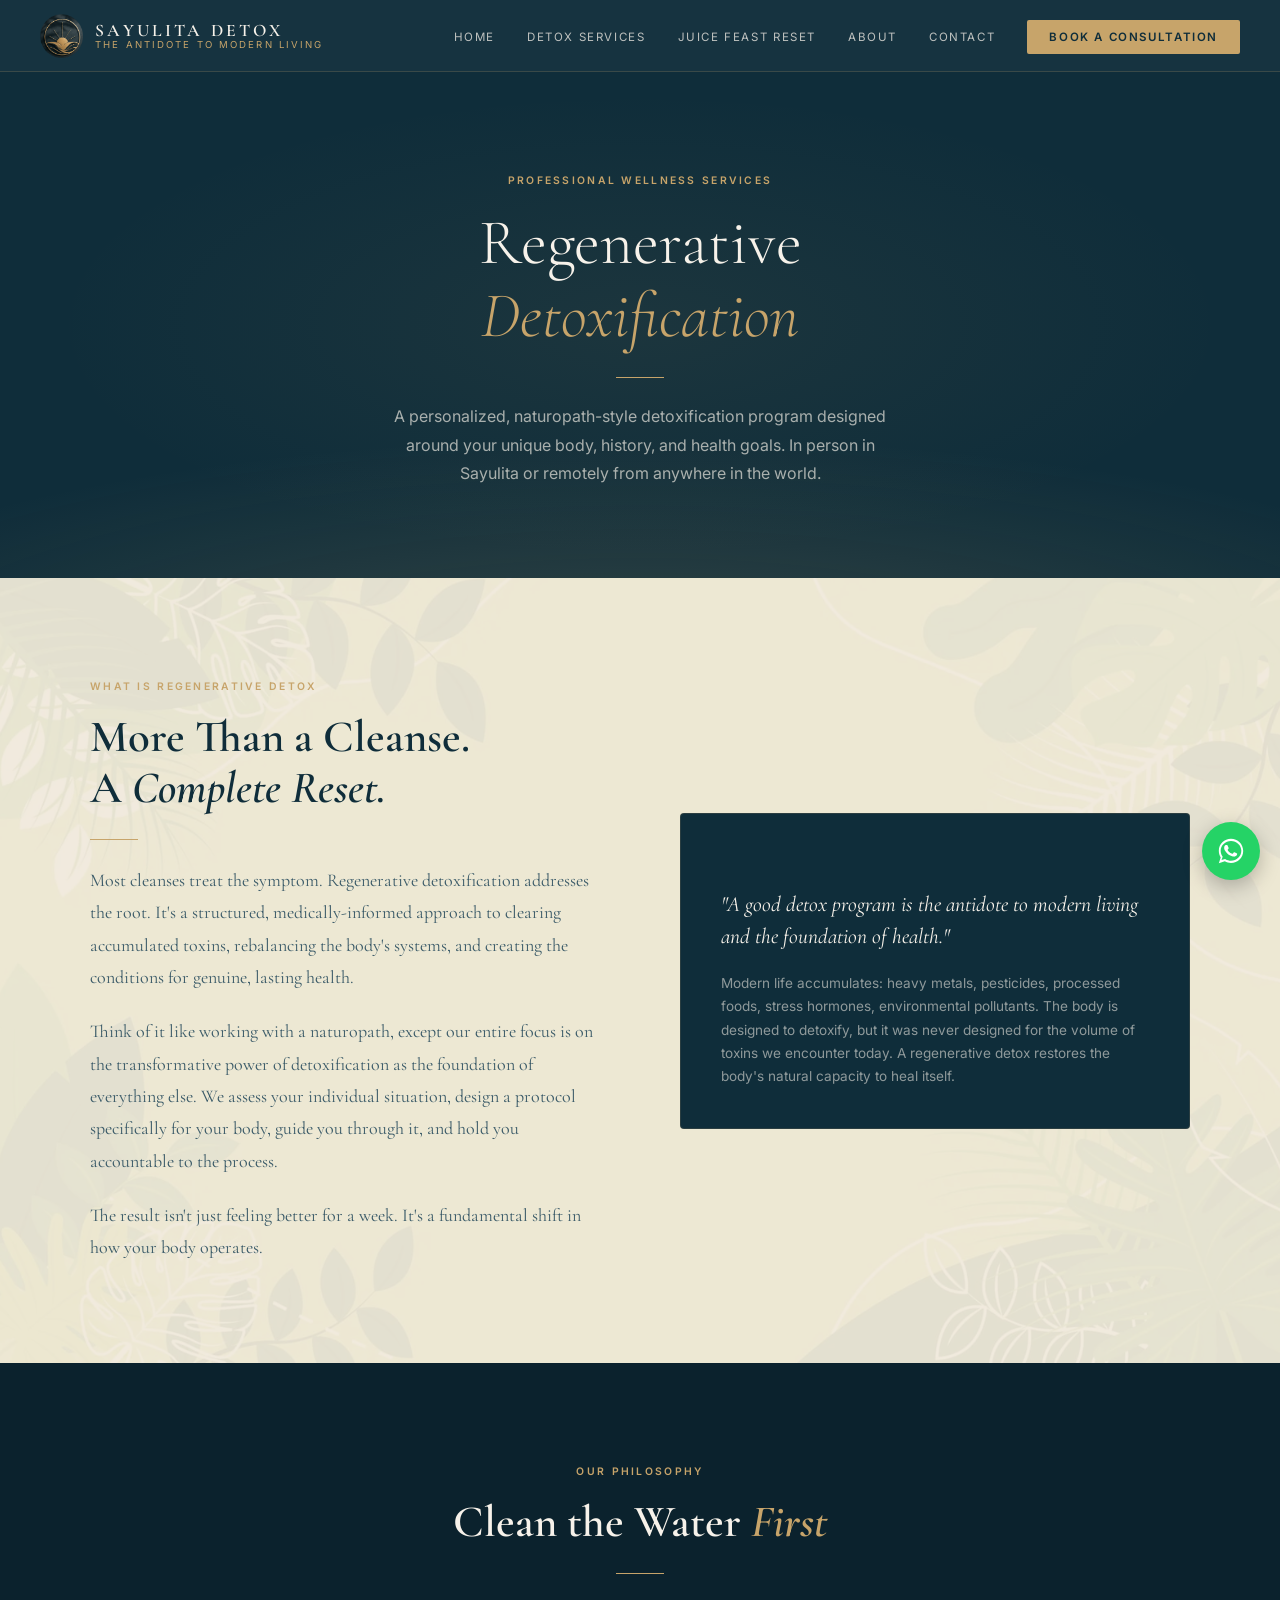
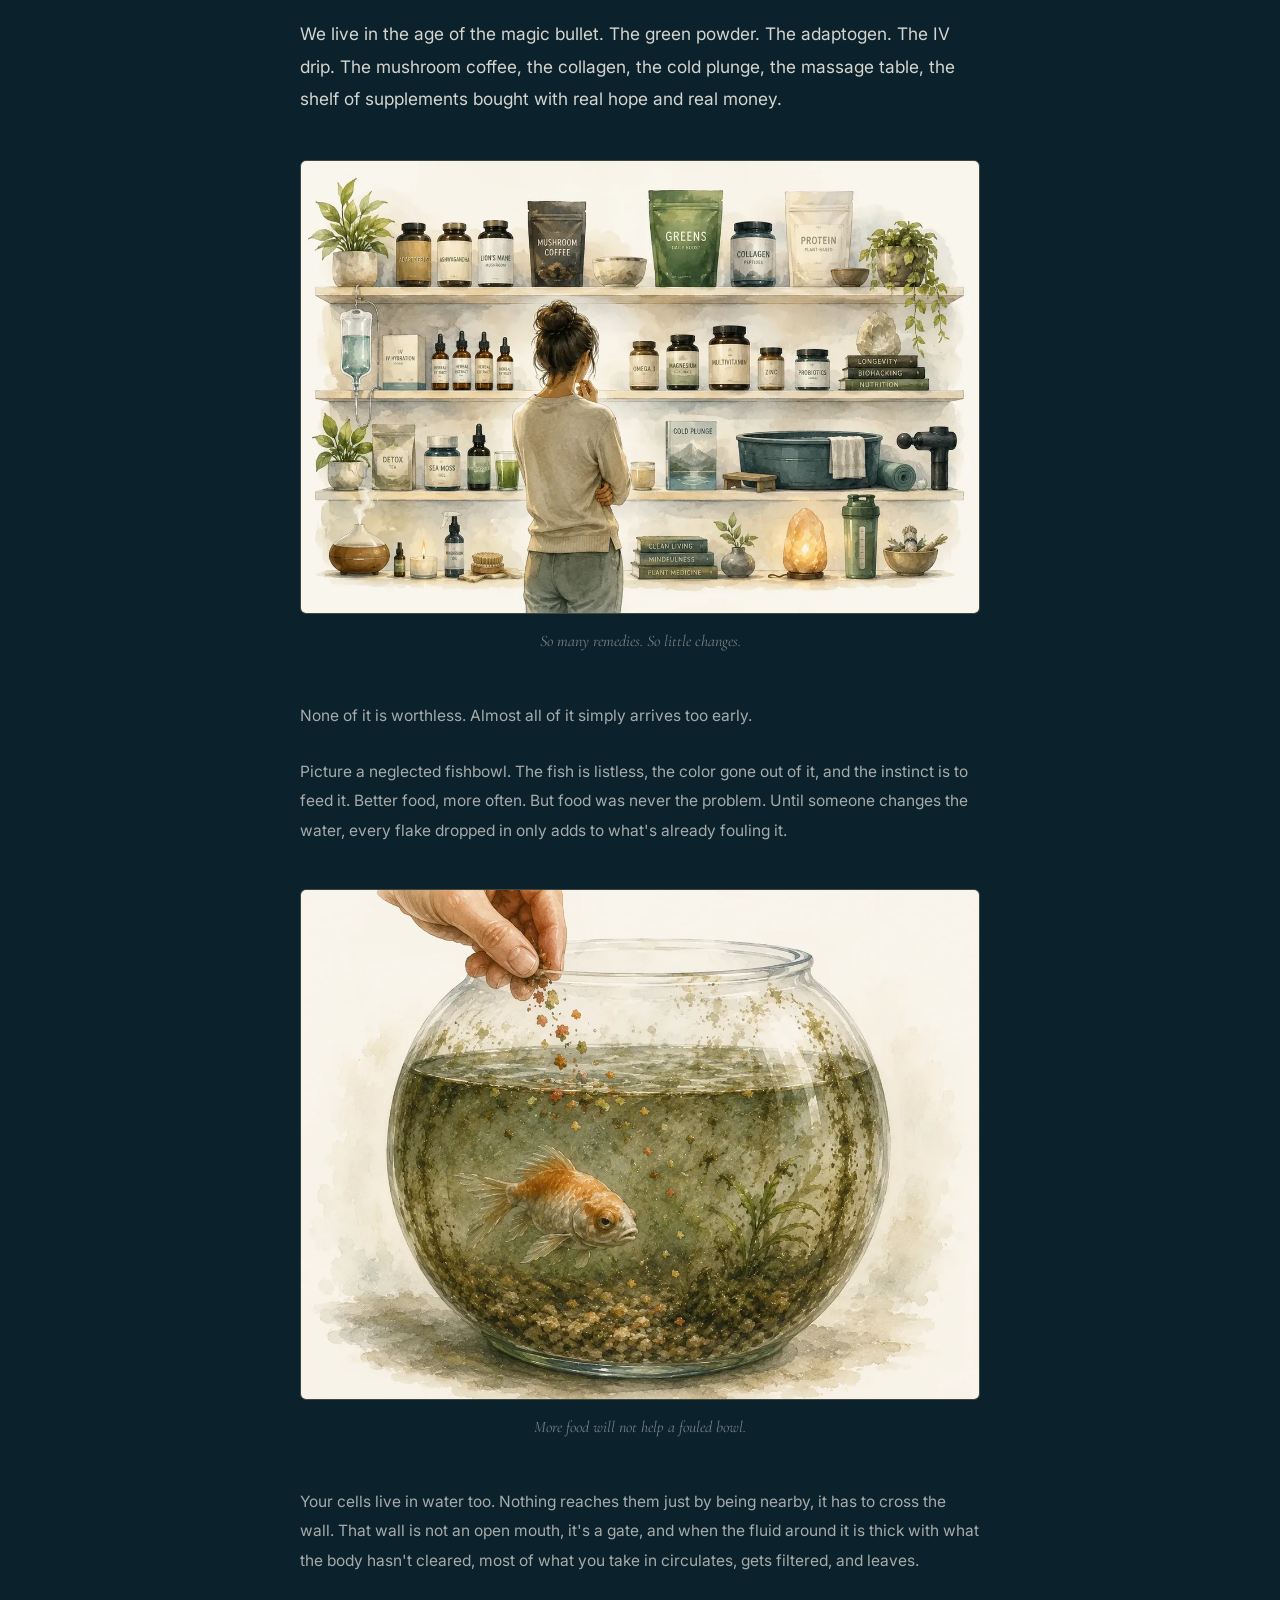
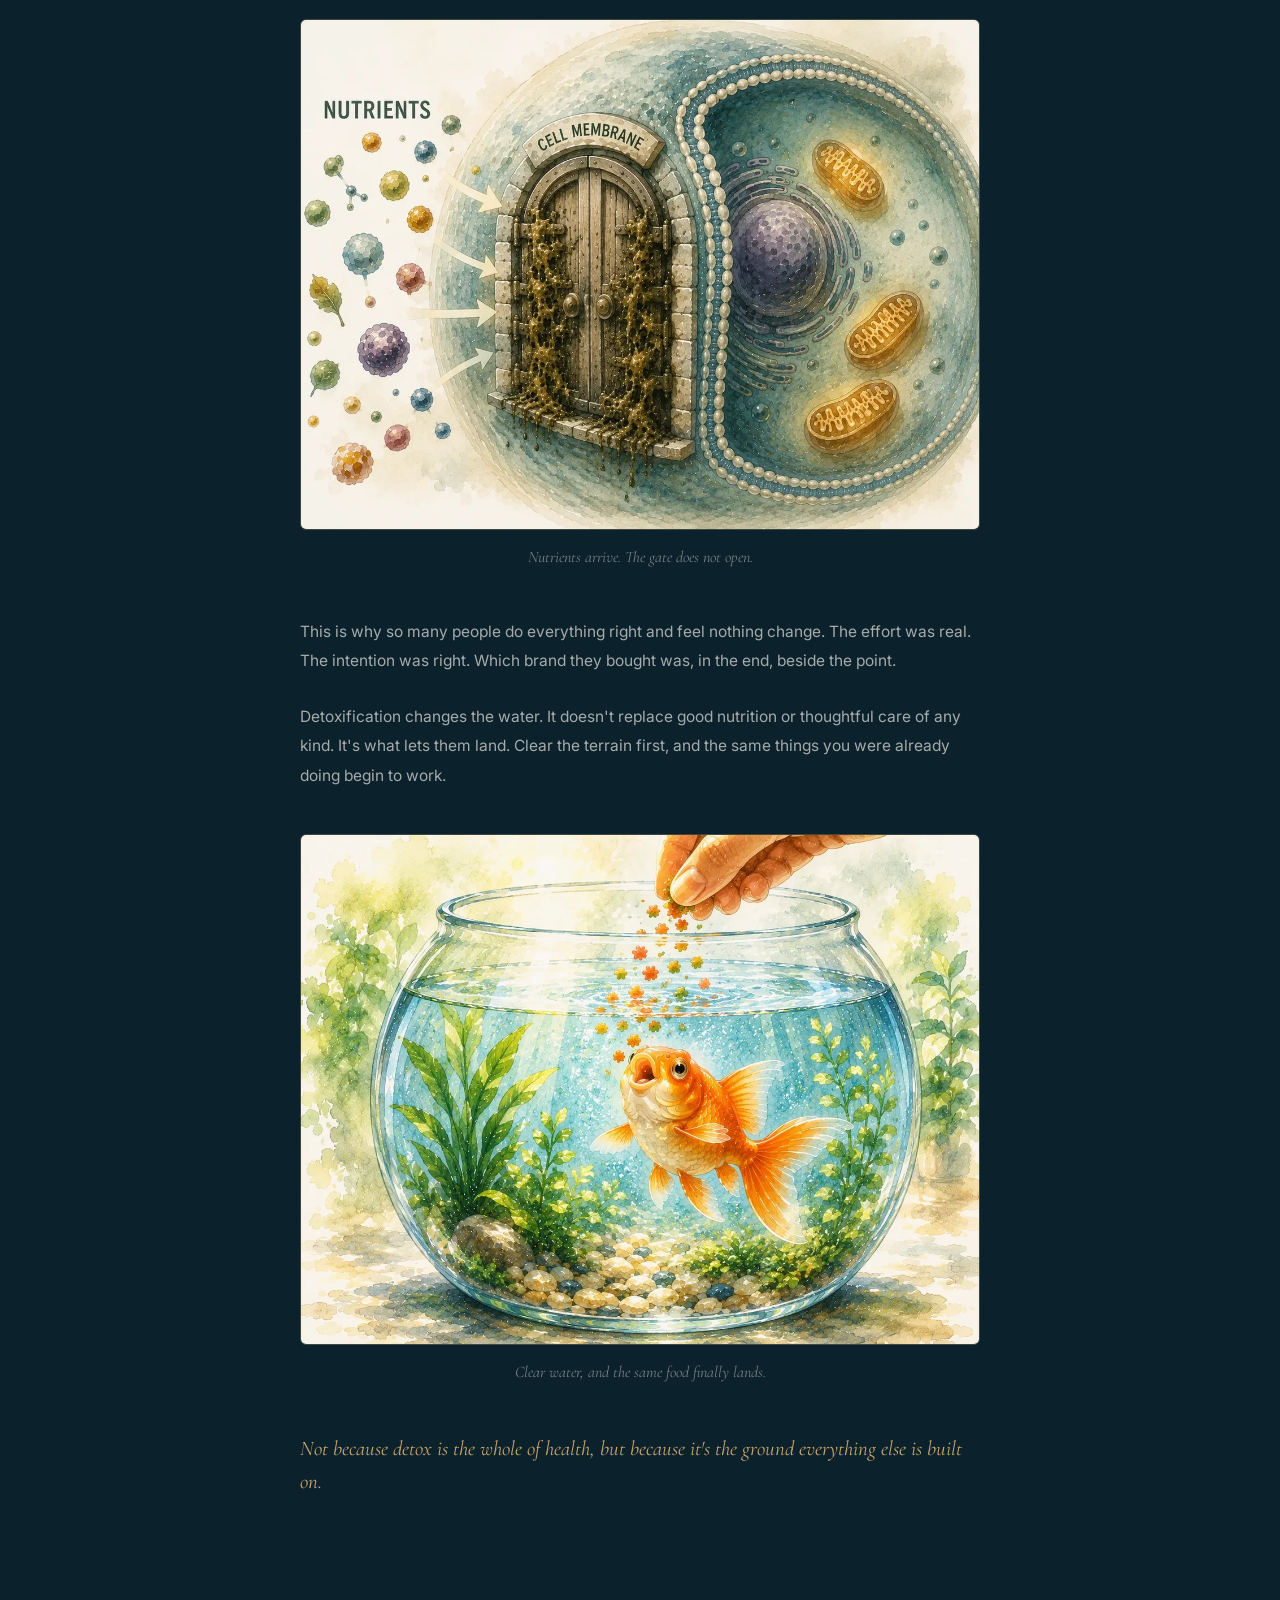
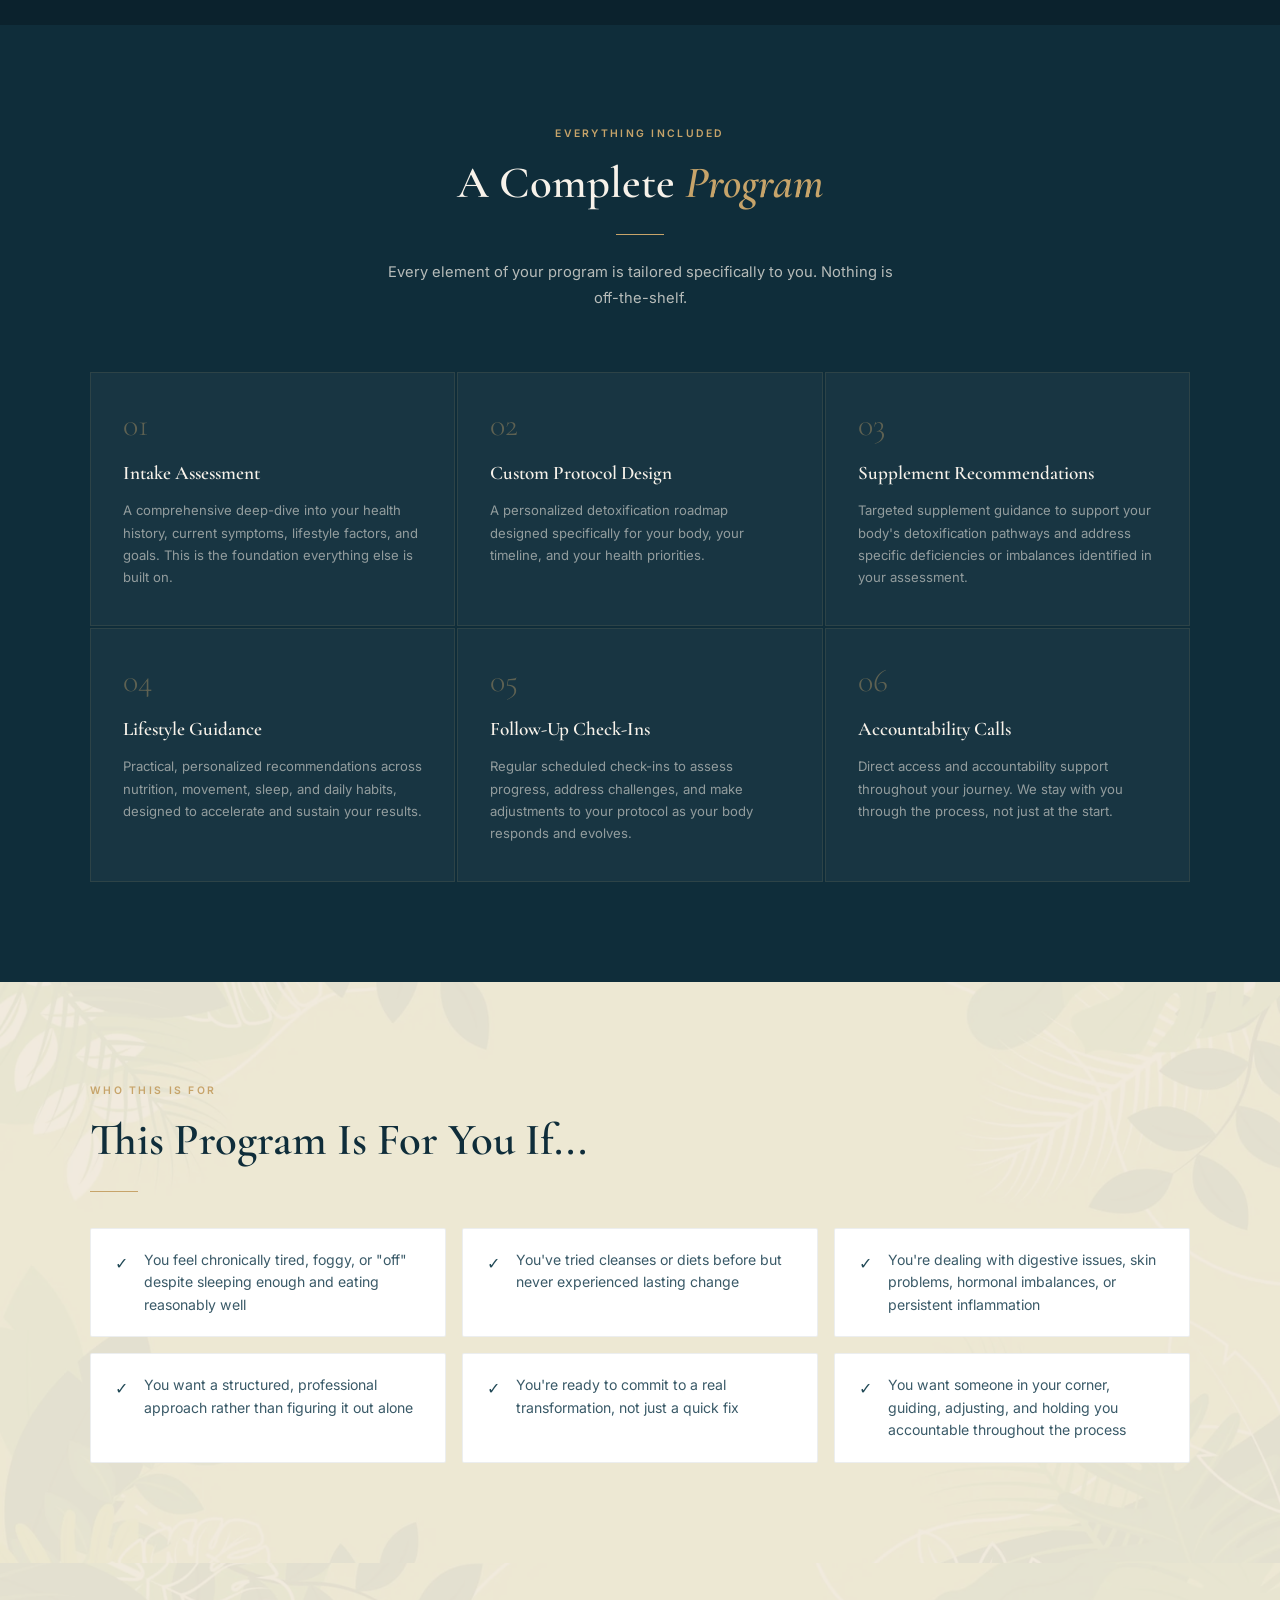
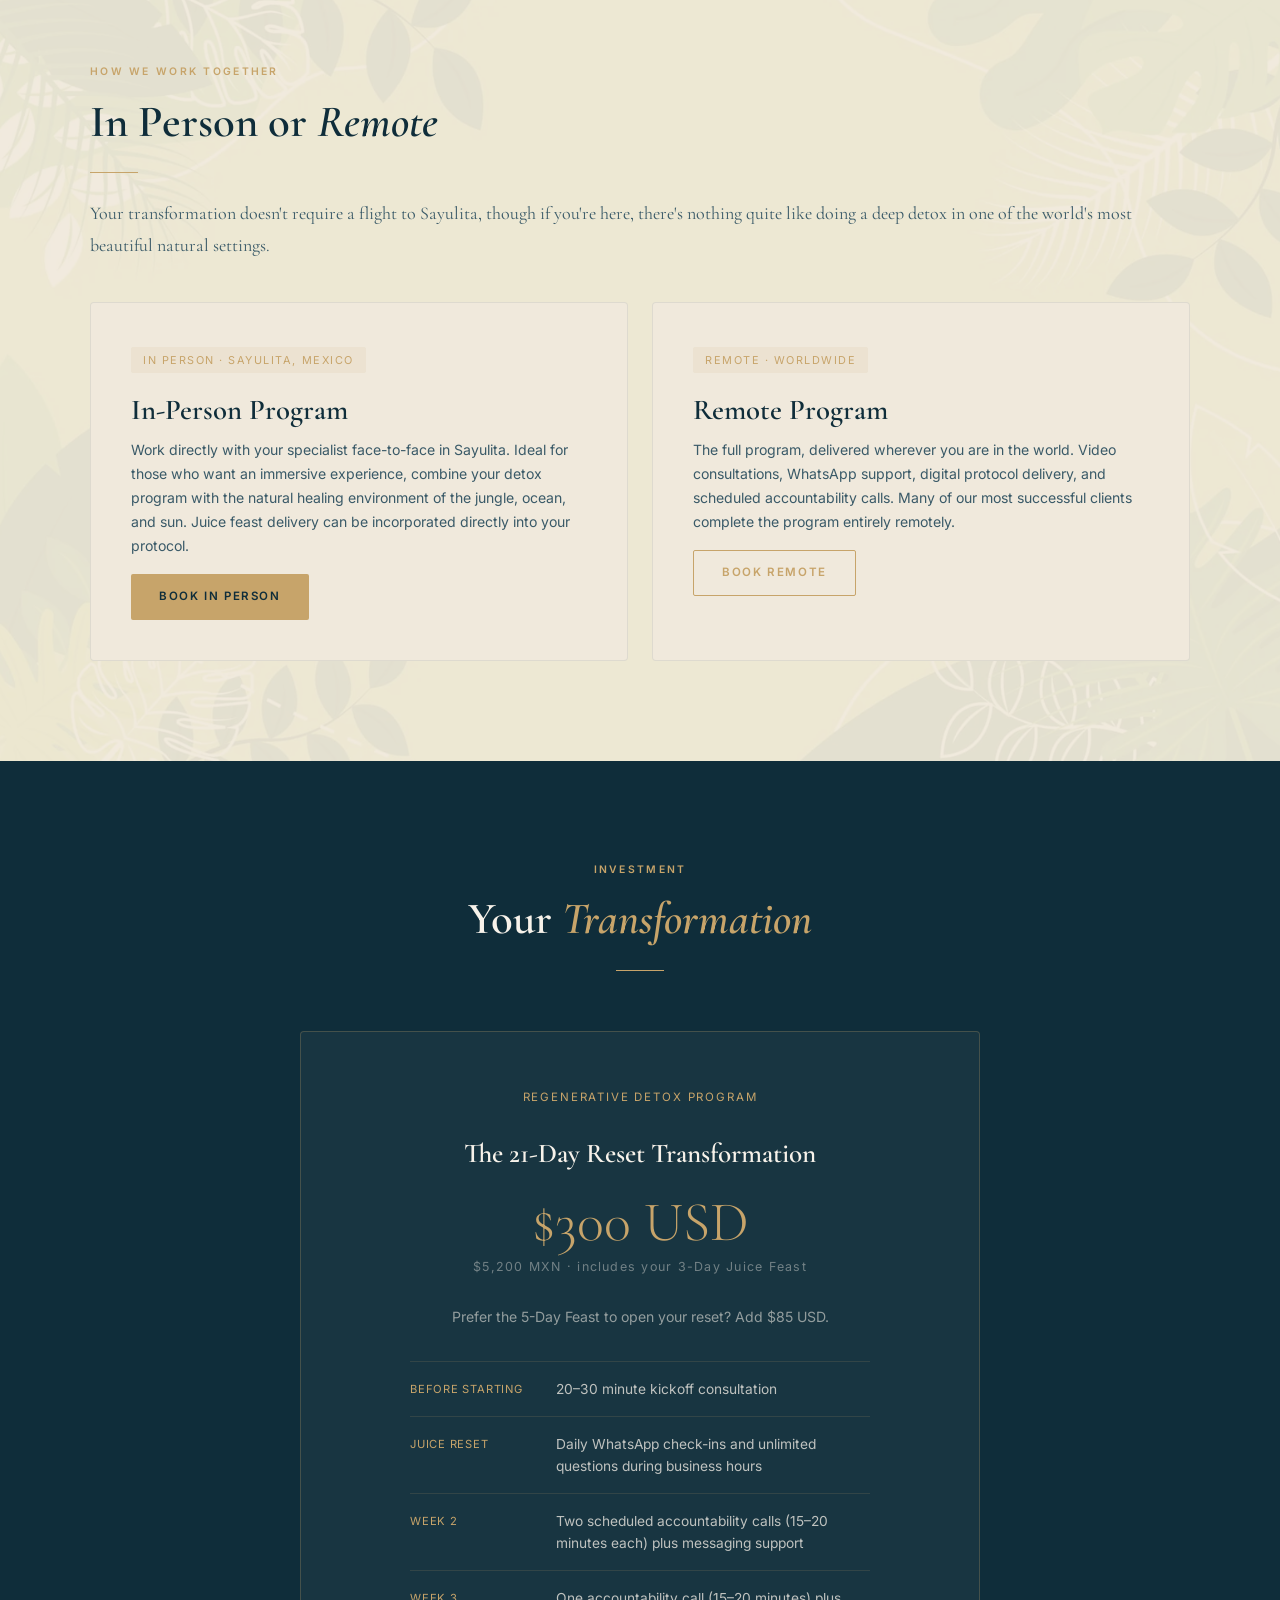
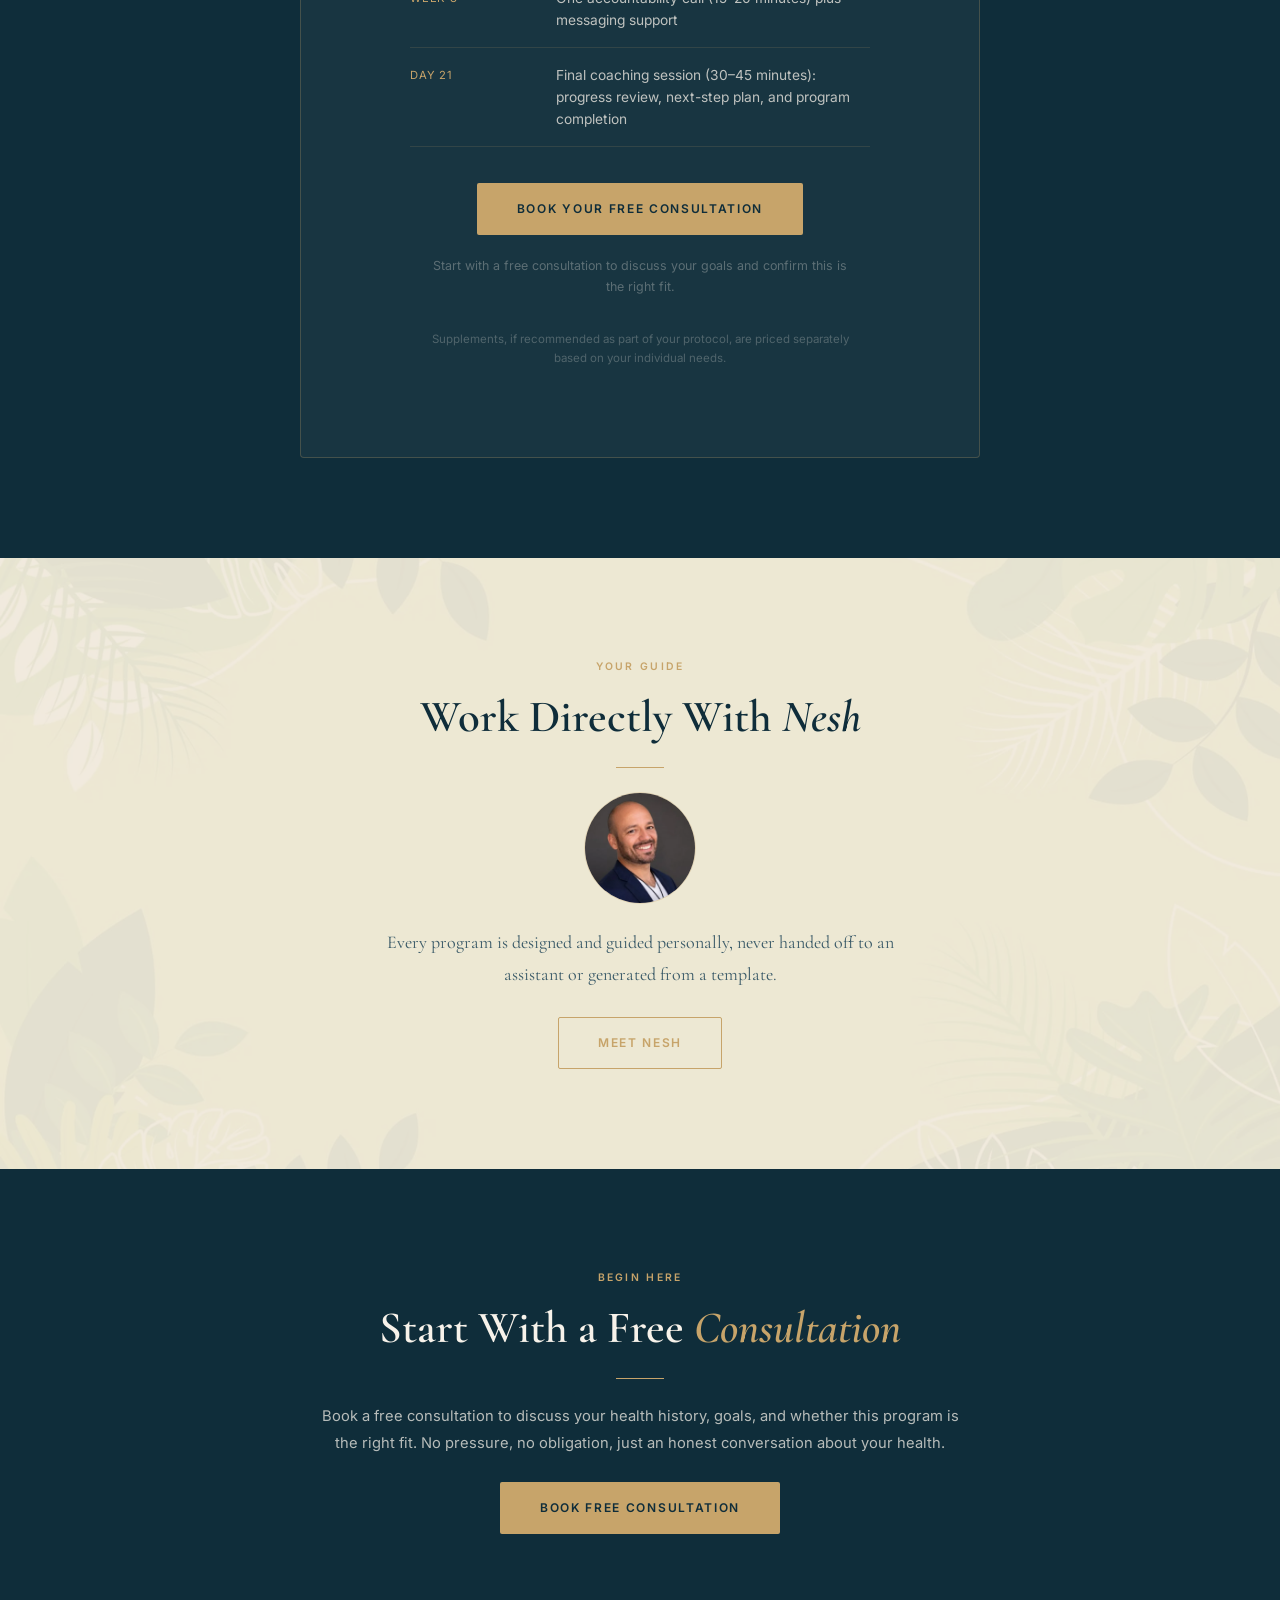
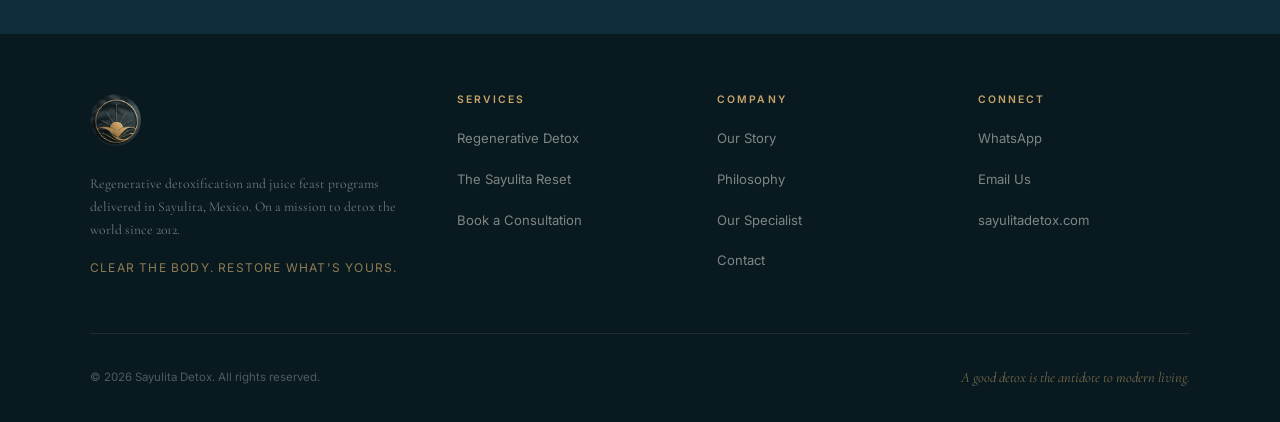
<file: services (1).html>
<!DOCTYPE html>
<html lang="en">
<head>
<meta charset="UTF-8" />
<meta name="viewport" content="width=device-width, initial-scale=1.0" />
<title>Regenerative Detoxification Services, Sayulita Detox</title>
<meta name="description" content="Professional personalized detoxification programs with certified specialist. Intake assessment, custom protocols, supplement guidance & accountability. In person or remote." />
<link rel="preconnect" href="https://fonts.googleapis.com" />
<link rel="preconnect" href="https://fonts.gstatic.com" crossorigin />
<link href="https://fonts.googleapis.com/css2?family=Cormorant+Garamond:ital,wght@0,300;0,400;0,600;1,300;1,400;1,600&family=Inter:wght@300;400;500;600&display=swap" rel="stylesheet" />
<link rel="stylesheet" href="shared.css" />
<style>
  body { padding-top: 72px; }

  /* PAGE HERO */
  .page-hero {
    background: var(--teal-deep);
    padding: 100px 40px 90px;
    text-align: center;
    position: relative;
    overflow: hidden;
  }
  .page-hero::before {
    content: '';
    position: absolute;
    inset: 0;
    background: radial-gradient(ellipse at center, rgba(199,164,106,0.07) 0%, transparent 65%);
    pointer-events: none;
  }
  .page-hero-inner { position: relative; z-index: 1; max-width: 680px; margin: 0 auto; }
  .page-hero h1 { color: var(--cream); font-weight: 300; margin-bottom: 20px; }
  .page-hero h1 em { color: var(--gold); font-style: italic; }
  .page-hero p { font-family: 'Inter', sans-serif; font-size: 1rem; color: rgba(247,242,234,0.65); line-height: 1.8; max-width: 520px; margin: 0 auto; }

  /* WHAT IS REGEN DETOX */
  .intro-grid {
    display: grid;
    grid-template-columns: 1fr 1fr;
    gap: 80px;
    align-items: center;
  }
  .intro-grid h2 { margin-bottom: 20px; }

  /* WHAT'S INCLUDED */
  .included-grid {
    display: grid;
    grid-template-columns: repeat(auto-fit, minmax(280px, 1fr));
    gap: 2px;
    margin-top: 60px;
  }
  .included-item {
    background: rgba(247,242,234,0.04);
    border: 1px solid rgba(199,164,106,0.12);
    padding: 36px 32px;
    transition: background 0.2s;
  }
  .included-item:hover { background: rgba(199,164,106,0.06); }
  .item-number {
    font-family: 'Cormorant Garamond', serif;
    font-size: 2rem;
    font-weight: 300;
    color: var(--gold);
    opacity: 0.4;
    line-height: 1;
    margin-bottom: 16px;
  }
  .item-title {
    font-family: 'Cormorant Garamond', serif;
    font-size: 1.2rem;
    color: var(--cream);
    font-weight: 600;
    margin-bottom: 10px;
  }
  .item-desc {
    font-family: 'Inter', sans-serif;
    font-size: 0.82rem;
    color: rgba(247,242,234,0.55);
    line-height: 1.7;
  }

  /* WHO IT'S FOR */
  .for-list {
    list-style: none;
    margin-top: 36px;
    display: grid;
    grid-template-columns: repeat(auto-fit, minmax(280px, 1fr));
    gap: 16px;
  }
  .for-list li {
    display: flex;
    gap: 16px;
    align-items: flex-start;
    padding: 20px 24px;
    background: rgba(247,242,234,0.03);
    border: 1px solid rgba(199,164,106,0.1);
    border-radius: 2px;
  }
  .for-check { color: var(--gold); font-size: 1rem; flex-shrink: 0; margin-top: 2px; }
  .for-text { font-family: 'Inter', sans-serif; font-size: 0.88rem; color: rgba(247,242,234,0.65); line-height: 1.6; }

  /* DELIVERY */
  .delivery-grid {
    display: grid;
    grid-template-columns: 1fr 1fr;
    gap: 24px;
    margin-top: 40px;
  }
  .delivery-card {
    padding: 40px;
    background: var(--cream-warm);
    border: 1px solid rgba(15,45,58,0.08);
    border-radius: 4px;
  }
  .delivery-card h3 { color: var(--teal-deep); margin-bottom: 12px; }
  .delivery-card p { font-family: 'Inter', sans-serif; font-size: 0.88rem; color: var(--text-mid); line-height: 1.7; margin-bottom: 16px; }
  .delivery-tag {
    font-family: 'Inter', sans-serif;
    font-size: 0.68rem;
    letter-spacing: 0.14em;
    text-transform: uppercase;
    color: var(--gold);
    background: rgba(199,164,106,0.1);
    padding: 4px 12px;
    border-radius: 2px;
    display: inline-block;
    margin-bottom: 20px;
  }

  /* INVESTMENT */
  .investment-box {
    background: rgba(247,242,234,0.04);
    border: 1px solid rgba(199,164,106,0.25);
    border-radius: 4px;
    padding: 56px;
    text-align: center;
    max-width: 680px;
    margin: 60px auto 0;
  }
  .investment-box h3 { color: var(--cream); font-size: 1.4rem; margin-bottom: 8px; }
  .invest-program-name {
    font-family: 'Cormorant Garamond', serif;
    font-size: 1.7rem;
    font-weight: 600;
    color: var(--cream);
    margin-bottom: 6px;
  }
  .invest-program-sub {
    font-family: 'Inter', sans-serif;
    font-size: 0.72rem;
    letter-spacing: 0.16em;
    text-transform: uppercase;
    color: var(--gold);
    margin-bottom: 24px;
    display: block;
  }
  .price-display {
    font-family: 'Cormorant Garamond', serif;
    font-size: clamp(2.5rem, 5vw, 3.5rem);
    font-weight: 300;
    color: var(--gold);
    line-height: 1;
    margin: 16px 0 6px;
  }
  .price-sub {
    font-family: 'Inter', sans-serif;
    font-size: 0.78rem;
    color: rgba(247,242,234,0.4);
    letter-spacing: 0.1em;
    margin-bottom: 28px;
  }
  .invest-upgrade-note {
    font-family: 'Inter', sans-serif;
    font-size: 0.78rem;
    color: rgba(247,242,234,0.45);
    margin: -18px auto 28px;
    max-width: 420px;
  }
  .investment-box p { font-family: 'Inter', sans-serif; font-size: 0.88rem; color: rgba(247,242,234,0.55); line-height: 1.7; max-width: 420px; margin: 0 auto 32px; }

  /* 21-day timeline */
  .invest-timeline {
    text-align: left;
    max-width: 460px;
    margin: 0 auto 36px;
    border-top: 1px solid rgba(199,164,106,0.15);
  }
  .timeline-row {
    display: grid;
    grid-template-columns: 128px 1fr;
    gap: 18px;
    padding: 16px 0;
    border-bottom: 1px solid rgba(199,164,106,0.15);
  }
  .timeline-when {
    font-family: 'Inter', sans-serif;
    font-size: 0.7rem;
    letter-spacing: 0.07em;
    text-transform: uppercase;
    color: var(--gold);
    padding-top: 2px;
  }
  .timeline-what {
    font-family: 'Inter', sans-serif;
    font-size: 0.86rem;
    color: rgba(247,242,234,0.75);
    line-height: 1.6;
  }
  @media (max-width: 560px) {
    .timeline-row { grid-template-columns: 1fr; gap: 4px; }
  }

  @media (max-width: 768px) {
    .intro-grid { grid-template-columns: 1fr; gap: 40px; }
    .delivery-grid { grid-template-columns: 1fr; }
    .investment-box { padding: 36px 24px; }
  }

  /* reveal system */
  .rv { opacity: 0; transform: translateY(24px); transition: opacity 0.9s cubic-bezier(0.22,1,0.36,1), transform 0.9s cubic-bezier(0.22,1,0.36,1); }
  .rv.in { opacity: 1; transform: none; }
  .rv-d1 { transition-delay: 0.12s; }
  .rv-d2 { transition-delay: 0.24s; }
  .rv-d3 { transition-delay: 0.36s; }
  .gold-divider { width: 0; transition: width 1.1s cubic-bezier(0.22,1,0.36,1) 0.2s; }
  .gold-divider.in { width: 48px; }
  @media (prefers-reduced-motion: reduce) {
    .rv, .gold-divider { opacity: 1 !important; transform: none !important; transition: none !important; width: 48px !important; }
  }
  /* subtle sun glow on page hero */
  .page-hero {
    background:
      radial-gradient(ellipse 120% 80% at 50% 120%, rgba(199,164,106,0.2) 0%, transparent 60%),
      var(--teal-deep) !important;
  }
  /* PHILOSOPHY */
  .phil-prose {
    max-width: 680px;
    margin: 44px auto 0;
    text-align: left;
  }
  .phil-prose p {
    font-family: 'Inter', sans-serif;
    font-size: 0.97rem;
    line-height: 1.9;
    color: rgba(247,242,234,0.66);
    margin-bottom: 26px;
  }
  .phil-prose p.phil-lead {
    font-size: 1.08rem;
    color: rgba(247,242,234,0.86);
  }
  .phil-prose p.phil-close {
    font-family: 'Cormorant Garamond', serif;
    font-size: 1.3rem;
    font-style: italic;
    line-height: 1.6;
    color: var(--gold);
    margin-top: 40px;
  }
  .phil-figure {
    margin: 44px auto 46px;
  }
  .phil-figure img {
    width: 100%;
    height: auto;
    display: block;
    border-radius: 6px;
    border: 1px solid rgba(199,164,106,0.28);
  }
  .phil-figure figcaption {
    font-family: 'Cormorant Garamond', serif;
    font-style: italic;
    font-size: 1rem;
    color: rgba(247,242,234,0.45);
    text-align: center;
    margin-top: 14px;
  }

</style>
<link rel="icon" type="image/png" href="logo-dark.png" />
<meta property="og:type" content="website" />
<meta property="og:site_name" content="Sayulita Detox" />
<meta property="og:title" content="Regenerative Detox · Sayulita Detox" />
<meta property="og:description" content="Personalized detox programs in person in Sayulita or remotely worldwide. Free consultation." />
<meta property="og:url" content="https://sayulitadetox.com/services.html" />
<meta property="og:image" content="https://sayulitadetox.com/og-image.jpg" />
<meta property="og:image:width" content="1200" />
<meta property="og:image:height" content="630" />
<meta name="twitter:card" content="summary_large_image" />
</head>
<body>

<nav class="site-nav">
  <a href="index.html" class="nav-logo">
    <img src="logo-dark.png" alt="Sayulita Detox" />
    <div class="nav-logo-text">
      <span class="nav-logo-name">Sayulita Detox</span>
      <span class="nav-logo-sub">The Antidote to Modern Living</span>
    </div>
  </a>
  <ul class="nav-links" id="navLinks">
    <li><a href="index.html">Home</a></li>
    <li><a href="services.html">Detox Services</a></li>
    <li><a href="juice-feast.html">Juice Feast Reset</a></li>
    <li><a href="about.html">About</a></li>
    <li><a href="contact.html">Contact</a></li>
    <li><a href="contact.html" class="nav-cta">Book a Consultation</a></li>
  </ul>
  <button class="nav-toggle" onclick="document.getElementById('navLinks').classList.toggle('open')" aria-label="Menu">
    <span></span><span></span><span></span>
  </button>
</nav>

<!-- PAGE HERO -->
<div class="page-hero">
  <div class="page-hero-inner">
    <span class="eyebrow rv">Professional Wellness Services</span>
    <h1>Regenerative<br><em>Detoxification</em></h1>
    <div class="gold-divider center"></div>
    <p>A personalized, naturopath-style detoxification program designed around your unique body, history, and health goals. In person in Sayulita or remotely from anywhere in the world.</p>
  </div>
</div>

<!-- WHAT IS IT -->
<section class="section leaf-texture">
  <div class="section-inner wide">
    <div class="intro-grid">
      <div>
        <span class="eyebrow rv">What Is Regenerative Detox</span>
        <h2>More Than a Cleanse.<br>A <em>Complete Reset.</em></h2>
        <div class="gold-divider"></div>
        <p>Most cleanses treat the symptom. Regenerative detoxification addresses the root. It's a structured, medically-informed approach to clearing accumulated toxins, rebalancing the body's systems, and creating the conditions for genuine, lasting health.</p>
        <p>Think of it like working with a naturopath, except our entire focus is on the transformative power of detoxification as the foundation of everything else. We assess your individual situation, design a protocol specifically for your body, guide you through it, and hold you accountable to the process.</p>
        <p>The result isn't just feeling better for a week. It's a fundamental shift in how your body operates.</p>
      </div>
      <div>
        <div style="background:var(--teal-deep);padding:40px;border-radius:4px;border:1px solid rgba(199,164,106,0.15);">
          <span class="eyebrow rv">The Core Principle</span>
          <p style="font-family:'Cormorant Garamond',serif;font-style:italic;font-size:1.35rem;color:var(--cream);line-height:1.5;margin-bottom:20px;">"A good detox program is the antidote to modern living and the foundation of health."</p>
          <p style="font-family:'Inter',sans-serif;font-size:0.85rem;color:rgba(247,242,234,0.55);line-height:1.7;">Modern life accumulates: heavy metals, pesticides, processed foods, stress hormones, environmental pollutants. The body is designed to detoxify, but it was never designed for the volume of toxins we encounter today. A regenerative detox restores the body's natural capacity to heal itself.</p>
        </div>
      </div>
    </div>
  </div>
</section>

<!-- PHILOSOPHY -->
<section class="section section-dark" id="philosophy" style="background:#0B222D;">
  <div class="section-inner wide" style="text-align:center;">
    <span class="eyebrow rv">Our Philosophy</span>
    <h2 style="color:var(--cream);">Clean the Water <em style="color:var(--gold);">First</em></h2>
    <div class="gold-divider center"></div>

    <div class="phil-prose">
      <p class="phil-lead">We live in the age of the magic bullet. The green powder. The adaptogen. The IV drip. The mushroom coffee, the collagen, the cold plunge, the massage table, the shelf of supplements bought with real hope and real money.</p>

      <figure class="phil-figure rv">
        <img src="philosophy-1-overwhelm.webp" alt="A person standing before shelves of supplements, powders and wellness devices, deciding where to begin" loading="lazy" width="1200" height="800" />
        <figcaption>So many remedies. So little changes.</figcaption>
      </figure>

      <p>None of it is worthless. Almost all of it simply arrives too early.</p>

      <p>Picture a neglected fishbowl. The fish is listless, the color gone out of it, and the instinct is to feed it. Better food, more often. But food was never the problem. Until someone changes the water, every flake dropped in only adds to what's already fouling it.</p>

      <figure class="phil-figure rv">
        <img src="philosophy-2-fouled-bowl.webp" alt="A hand dropping food into a clouded fishbowl where a pale, listless goldfish drifts near the bottom" loading="lazy" width="1200" height="900" />
        <figcaption>More food will not help a fouled bowl.</figcaption>
      </figure>

      <p>Your cells live in water too. Nothing reaches them just by being nearby, it has to cross the wall. That wall is not an open mouth, it's a gate, and when the fluid around it is thick with what the body hasn't cleared, most of what you take in circulates, gets filtered, and leaves.</p>

      <figure class="phil-figure rv">
        <img src="philosophy-3-cell-gate.webp" alt="Illustration of nutrients arriving at a cell membrane drawn as a heavy door caked shut with sludge" loading="lazy" width="1200" height="900" />
        <figcaption>Nutrients arrive. The gate does not open.</figcaption>
      </figure>

      <p>This is why so many people do everything right and feel nothing change. The effort was real. The intention was right. Which brand they bought was, in the end, beside the point.</p>

      <p>Detoxification changes the water. It doesn't replace good nutrition or thoughtful care of any kind. It's what lets them land. Clear the terrain first, and the same things you were already doing begin to work.</p>

      <figure class="phil-figure rv">
        <img src="philosophy-5-it-lands.webp" alt="A bright goldfish rising eagerly to food in a bowl of clear water surrounded by green plants" loading="lazy" width="1200" height="900" />
        <figcaption>Clear water, and the same food finally lands.</figcaption>
      </figure>

      <p class="phil-close">Not because detox is the whole of health, but because it's the ground everything else is built on.</p>
    </div>
  </div>
</section>

<!-- WHAT'S INCLUDED -->
<section class="section section-dark">
  <div class="section-inner wide">
    <div style="text-align:center;">
      <span class="eyebrow rv">Everything Included</span>
      <h2 style="color:var(--cream);">A Complete <em style="color:var(--gold);">Program</em></h2>
      <div class="gold-divider center"></div>
      <p style="font-family:'Inter',sans-serif;font-size:0.92rem;max-width:520px;margin:0 auto;">Every element of your program is tailored specifically to you. Nothing is off-the-shelf.</p>
    </div>
    <div class="included-grid">
      <div class="included-item rv">
        <div class="item-number">01</div>
        <div class="item-title">Intake Assessment</div>
        <div class="item-desc">A comprehensive deep-dive into your health history, current symptoms, lifestyle factors, and goals. This is the foundation everything else is built on.</div>
      </div>
      <div class="included-item rv">
        <div class="item-number">02</div>
        <div class="item-title">Custom Protocol Design</div>
        <div class="item-desc">A personalized detoxification roadmap designed specifically for your body, your timeline, and your health priorities.</div>
      </div>
      <div class="included-item rv">
        <div class="item-number">03</div>
        <div class="item-title">Supplement Recommendations</div>
        <div class="item-desc">Targeted supplement guidance to support your body's detoxification pathways and address specific deficiencies or imbalances identified in your assessment.</div>
      </div>
      <div class="included-item rv">
        <div class="item-number">04</div>
        <div class="item-title">Lifestyle Guidance</div>
        <div class="item-desc">Practical, personalized recommendations across nutrition, movement, sleep, and daily habits, designed to accelerate and sustain your results.</div>
      </div>
      <div class="included-item rv">
        <div class="item-number">05</div>
        <div class="item-title">Follow-Up Check-Ins</div>
        <div class="item-desc">Regular scheduled check-ins to assess progress, address challenges, and make adjustments to your protocol as your body responds and evolves.</div>
      </div>
      <div class="included-item rv">
        <div class="item-number">06</div>
        <div class="item-title">Accountability Calls</div>
        <div class="item-desc">Direct access and accountability support throughout your journey. We stay with you through the process, not just at the start.</div>
      </div>
    </div>
  </div>
</section>

<!-- WHO IT'S FOR -->
<section class="section section-warm leaf-texture">
  <div class="section-inner wide">
    <span class="eyebrow rv">Who This Is For</span>
    <h2>This Program Is For You If...</h2>
    <div class="gold-divider"></div>
    <ul class="for-list" style="--bg:var(--cream);">
      <li style="background:white;border-color:rgba(15,45,58,0.08);"><span class="for-check" style="color:var(--teal-mid);">✓</span><span class="for-text" style="color:var(--text-mid);">You feel chronically tired, foggy, or "off" despite sleeping enough and eating reasonably well</span></li>
      <li style="background:white;border-color:rgba(15,45,58,0.08);"><span class="for-check" style="color:var(--teal-mid);">✓</span><span class="for-text" style="color:var(--text-mid);">You've tried cleanses or diets before but never experienced lasting change</span></li>
      <li style="background:white;border-color:rgba(15,45,58,0.08);"><span class="for-check" style="color:var(--teal-mid);">✓</span><span class="for-text" style="color:var(--text-mid);">You're dealing with digestive issues, skin problems, hormonal imbalances, or persistent inflammation</span></li>
      <li style="background:white;border-color:rgba(15,45,58,0.08);"><span class="for-check" style="color:var(--teal-mid);">✓</span><span class="for-text" style="color:var(--text-mid);">You want a structured, professional approach rather than figuring it out alone</span></li>
      <li style="background:white;border-color:rgba(15,45,58,0.08);"><span class="for-check" style="color:var(--teal-mid);">✓</span><span class="for-text" style="color:var(--text-mid);">You're ready to commit to a real transformation, not just a quick fix</span></li>
      <li style="background:white;border-color:rgba(15,45,58,0.08);"><span class="for-check" style="color:var(--teal-mid);">✓</span><span class="for-text" style="color:var(--text-mid);">You want someone in your corner, guiding, adjusting, and holding you accountable throughout the process</span></li>
    </ul>
  </div>
</section>

<!-- IN PERSON vs REMOTE -->
<section class="section leaf-texture">
  <div class="section-inner wide">
    <span class="eyebrow rv">How We Work Together</span>
    <h2>In Person or <em>Remote</em></h2>
    <div class="gold-divider"></div>
    <p>Your transformation doesn't require a flight to Sayulita, though if you're here, there's nothing quite like doing a deep detox in one of the world's most beautiful natural settings.</p>
    <div class="delivery-grid">
      <div class="delivery-card rv">
        <span class="delivery-tag">In Person · Sayulita, Mexico</span>
        <h3>In-Person Program</h3>
        <p>Work directly with your specialist face-to-face in Sayulita. Ideal for those who want an immersive experience, combine your detox program with the natural healing environment of the jungle, ocean, and sun. Juice feast delivery can be incorporated directly into your protocol.</p>
        <a href="contact.html" class="btn btn-gold" style="font-size:0.72rem;padding:13px 28px;">Book In Person</a>
      </div>
      <div class="delivery-card rv">
        <span class="delivery-tag">Remote · Worldwide</span>
        <h3>Remote Program</h3>
        <p>The full program, delivered wherever you are in the world. Video consultations, WhatsApp support, digital protocol delivery, and scheduled accountability calls. Many of our most successful clients complete the program entirely remotely.</p>
        <a href="contact.html" class="btn btn-outline" style="font-size:0.72rem;padding:12px 28px;">Book Remote</a>
      </div>
    </div>
  </div>
</section>

<!-- INVESTMENT -->
<section class="section section-dark">
  <div class="section-inner">
    <div style="text-align:center;">
      <span class="eyebrow rv">Investment</span>
      <h2 style="color:var(--cream);">Your <em style="color:var(--gold);">Transformation</em></h2>
      <div class="gold-divider center"></div>
    </div>
    <div class="investment-box">
      <span class="invest-program-sub">Regenerative Detox Program</span>
      <div class="invest-program-name">The 21-Day Reset Transformation</div>
      <div class="price-display">$300 USD</div>
      <div class="price-sub">$5,200 MXN · includes your 3-Day Juice Feast</div>
      <p class="invest-upgrade-note">Prefer the 5-Day Feast to open your reset? Add $85 USD.</p>
      <div class="invest-timeline">
        <div class="timeline-row">
          <span class="timeline-when">Before Starting</span>
          <span class="timeline-what">20&ndash;30 minute kickoff consultation</span>
        </div>
        <div class="timeline-row">
          <span class="timeline-when">Juice Reset</span>
          <span class="timeline-what">Daily WhatsApp check-ins and unlimited questions during business hours</span>
        </div>
        <div class="timeline-row">
          <span class="timeline-when">Week 2</span>
          <span class="timeline-what">Two scheduled accountability calls (15&ndash;20 minutes each) plus messaging support</span>
        </div>
        <div class="timeline-row">
          <span class="timeline-when">Week 3</span>
          <span class="timeline-what">One accountability call (15&ndash;20 minutes) plus messaging support</span>
        </div>
        <div class="timeline-row">
          <span class="timeline-when">Day 21</span>
          <span class="timeline-what">Final coaching session (30&ndash;45 minutes): progress review, next-step plan, and program completion</span>
        </div>
      </div>
      <a href="https://calendar.app.google/8KGqiq5yAoAAtwQ46" class="btn btn-gold" target="_blank" rel="noopener">Book Your Free Consultation</a>
      <p style="margin-top:20px;font-size:0.78rem;color:rgba(247,242,234,0.3);">Start with a free consultation to discuss your goals and confirm this is the right fit.</p>
      <p style="margin-top:8px;font-size:0.72rem;color:rgba(247,242,234,0.25);">Supplements, if recommended as part of your protocol, are priced separately based on your individual needs.</p>
    </div>
  </div>
</section>

<!-- THE SPECIALIST -->
<section class="section section-warm leaf-texture">
  <div class="section-inner" style="text-align:center;">
    <span class="eyebrow rv">Your Guide</span>
    <h2>Work Directly With <em>Nesh</em></h2>
    <div class="gold-divider center"></div>
    <img src="specialist.webp" alt="Nesh Nestorovic" style="width:112px;height:112px;object-fit:cover;border-radius:50%;border:1px solid rgba(199,164,106,0.3);margin:8px auto 22px;display:block;" />
    <p style="max-width:520px;margin:0 auto 26px;">Every program is designed and guided personally, never handed off to an assistant or generated from a template.</p>
    <a href="about.html#specialist" class="btn btn-outline">Meet Nesh</a>
  </div>
</section>

<!-- FINAL CTA -->
<section class="section section-dark" style="text-align:center;">
  <div class="section-inner narrow">
    <span class="eyebrow rv">Begin Here</span>
    <h2 style="color:var(--cream);">Start With a Free <em style="color:var(--gold);">Consultation</em></h2>
    <div class="gold-divider center"></div>
    <p style="font-family:'Inter',sans-serif;font-size:0.92rem;">Book a free consultation to discuss your health history, goals, and whether this program is the right fit. No pressure, no obligation, just an honest conversation about your health.</p>
    <a href="https://calendar.app.google/8KGqiq5yAoAAtwQ46" class="btn btn-gold" style="margin-top:8px;" target="_blank" rel="noopener">Book Free Consultation</a>
  </div>
</section>

<footer class="site-footer">
  <div class="footer-inner">
    <div class="footer-top">
      <div class="footer-brand">
        <img src="logo-dark.png" alt="Sayulita Detox" class="footer-logo-img" />
        <p>Regenerative detoxification and juice feast programs delivered in Sayulita, Mexico. On a mission to detox the world since 2012.</p>
        <p style="margin-top:12px;font-family:'Inter',sans-serif;font-size:0.75rem;color:rgba(199,164,106,0.7);letter-spacing:0.1em;">CLEAR THE BODY. RESTORE WHAT'S YOURS.</p>
      </div>
      <div class="footer-col">
        <h4>Services</h4>
        <ul>
          <li><a href="services.html">Regenerative Detox</a></li>
          <li><a href="juice-feast.html">The Sayulita Reset</a></li>
          <li><a href="contact.html">Book a Consultation</a></li>
        </ul>
      </div>
      <div class="footer-col">
        <h4>Company</h4>
        <ul>
          <li><a href="about.html">Our Story</a></li>
          <li><a href="services.html#philosophy">Philosophy</a></li>
          <li><a href="about.html#specialist">Our Specialist</a></li>
          <li><a href="contact.html">Contact</a></li>
        </ul>
      </div>
      <div class="footer-col">
        <h4>Connect</h4>
        <ul>
          <li><a href="https://wa.me/523312894099">WhatsApp</a></li>
          <li><a href="mailto:hello@sayulitadetox.com">Email Us</a></li>
          <li><a href="https://sayulitadetox.com">sayulitadetox.com</a></li>
        </ul>
      </div>
    </div>
    <div class="footer-bottom">
      <span>© 2026 Sayulita Detox. All rights reserved.</span>
      <span class="footer-tagline">A good detox is the antidote to modern living.</span>
    </div>
  </div>
</footer>


<script>
  (function(){
    if (window.matchMedia('(prefers-reduced-motion: reduce)').matches) {
      document.querySelectorAll('.rv, .gold-divider').forEach(el => el.classList.add('in'));
      return;
    }
    const io = new IntersectionObserver((entries) => {
      entries.forEach(e => {
        if (e.isIntersecting) { e.target.classList.add('in'); io.unobserve(e.target); }
      });
    }, { threshold: 0.15, rootMargin: '0px 0px -40px 0px' });
    document.querySelectorAll('.rv, .gold-divider').forEach(el => io.observe(el));
  })();
</script>
<a href="https://wa.me/523312894099" class="wa-float" target="_blank" rel="noopener" aria-label="Chat with us on WhatsApp">
  <svg viewBox="0 0 32 32" width="30" height="30" aria-hidden="true"><path fill="#fff" d="M16 3C8.8 3 3 8.7 3 15.8c0 2.5.7 4.9 2 7L3 29l6.4-2c2 1.1 4.3 1.7 6.6 1.7 7.2 0 13-5.7 13-12.8S23.2 3 16 3zm0 23.4c-2.1 0-4.1-.6-5.9-1.6l-.4-.3-3.8 1.2 1.2-3.7-.3-.4c-1.2-1.8-1.8-3.8-1.8-5.9C5 9.9 9.9 5.2 16 5.2s11 4.7 11 10.6-4.9 10.6-11 10.6zm6-7.9c-.3-.2-2-1-2.3-1.1-.3-.1-.5-.2-.8.2-.2.3-.9 1.1-1.1 1.3-.2.2-.4.2-.7.1-.3-.2-1.4-.5-2.7-1.6-1-.9-1.7-2-1.9-2.3-.2-.3 0-.5.1-.7l.5-.6c.2-.2.2-.4.3-.6.1-.2 0-.4 0-.6l-1.1-2.5c-.3-.7-.6-.6-.8-.6h-.7c-.2 0-.6.1-.9.4-.3.3-1.2 1.1-1.2 2.8s1.2 3.2 1.4 3.5c.2.2 2.4 3.6 5.8 5 2.9 1.1 3.5.9 4.1.8.6-.1 2-.8 2.3-1.6.3-.8.3-1.5.2-1.6-.1-.1-.3-.2-.7-.4z"/></svg>
</a>
<style>
.wa-float{position:fixed;right:20px;bottom:20px;z-index:999;width:58px;height:58px;border-radius:50%;background:#25D366;display:flex;align-items:center;justify-content:center;box-shadow:0 6px 20px rgba(0,0,0,0.25);transition:transform .2s ease;}
.wa-float:hover{transform:scale(1.07);}
@media (max-width:600px){.wa-float{right:14px;bottom:14px;width:52px;height:52px;}}
</style>
</body>
</html>
</file>
<file: shared.css>
*, *::before, *::after { box-sizing: border-box; margin: 0; padding: 0; }

:root {
  --teal-deep:   #0F2D3A;
  --teal-mid:    #214956;
  --teal-light:  #2d6475;
  --gold:        #C7A46A;
  --gold-dark:   #a8884f;
  --cream:       #F7F2EA;
  --cream-warm:  #f0e9dc;
  --text-dark:   #0F2D3A;
  --text-mid:    #3a5a68;
  --text-light:  #6a8a98;
  --white:       #ffffff;
}

html { scroll-behavior: smooth; }

body {
  font-family: 'Cormorant Garamond', 'Georgia', serif;
  background: var(--cream);
  color: var(--text-dark);
  font-size: 18px;
  line-height: 1.7;
}

/* ── TYPOGRAPHY ── */
h1, h2, h3, h4 {
  font-family: 'Cormorant Garamond', serif;
  font-weight: 600;
  line-height: 1.15;
}
h1 { font-size: clamp(2.4rem, 5vw, 4rem); }
h2 { font-size: clamp(1.8rem, 3.5vw, 2.8rem); }
h3 { font-size: clamp(1.3rem, 2.5vw, 1.8rem); }

.sans { font-family: 'Inter', sans-serif; }

p { line-height: 1.8; margin-bottom: 1.2em; color: var(--text-mid); }
p:last-child { margin-bottom: 0; }
strong { color: var(--text-dark); font-weight: 600; }

/* ── NAV ── */
.site-nav {
  position: fixed;
  top: 0; left: 0; right: 0;
  z-index: 100;
  background: rgba(15, 45, 58, 0.97);
  backdrop-filter: blur(8px);
  border-bottom: 1px solid rgba(199,164,106,0.2);
  padding: 0 40px;
  height: 72px;
  display: flex;
  align-items: center;
  justify-content: space-between;
}

.nav-logo {
  display: flex;
  align-items: center;
  gap: 12px;
  text-decoration: none;
}
.nav-logo img {
  height: 44px;
  width: auto;
}
.nav-logo-text {
  display: flex;
  flex-direction: column;
  line-height: 1.1;
}
.nav-logo-name {
  font-family: 'Cormorant Garamond', serif;
  font-size: 1.1rem;
  letter-spacing: 0.18em;
  color: var(--cream);
  text-transform: uppercase;
  font-weight: 600;
}
.nav-logo-sub {
  font-family: 'Inter', sans-serif;
  font-size: 0.6rem;
  letter-spacing: 0.22em;
  color: var(--gold);
  text-transform: uppercase;
}

.nav-links {
  display: flex;
  gap: 32px;
  list-style: none;
  align-items: center;
}
.nav-links a {
  font-family: 'Inter', sans-serif;
  font-size: 0.72rem;
  letter-spacing: 0.14em;
  text-transform: uppercase;
  color: rgba(247,242,234,0.75);
  text-decoration: none;
  transition: color 0.2s;
}
.nav-links a:hover, .nav-links a.active { color: var(--gold); }

.nav-cta {
  font-family: 'Inter', sans-serif;
  font-size: 0.72rem;
  letter-spacing: 0.12em;
  text-transform: uppercase;
  background: var(--gold);
  color: var(--teal-deep) !important;
  padding: 10px 22px;
  border-radius: 2px;
  font-weight: 600;
  text-decoration: none;
  transition: background 0.2s;
}
.nav-cta:hover { background: var(--gold-dark) !important; color: var(--cream) !important; }

/* Mobile nav toggle */
.nav-toggle {
  display: none;
  flex-direction: column;
  gap: 5px;
  background: none;
  border: none;
  cursor: pointer;
  padding: 4px;
}
.nav-toggle span {
  display: block;
  width: 24px;
  height: 2px;
  background: var(--cream);
  transition: all 0.3s;
}

/* ── BUTTONS ── */
.btn {
  display: inline-block;
  font-family: 'Inter', sans-serif;
  font-size: 0.75rem;
  font-weight: 600;
  letter-spacing: 0.14em;
  text-transform: uppercase;
  text-decoration: none;
  border-radius: 2px;
  transition: all 0.2s;
  cursor: pointer;
  border: none;
}
.btn-gold {
  background: var(--gold);
  color: var(--teal-deep);
  padding: 16px 40px;
}
.btn-gold:hover { background: var(--gold-dark); color: var(--cream); }

.btn-outline {
  background: transparent;
  color: var(--gold);
  padding: 15px 39px;
  border: 1px solid var(--gold);
}
.btn-outline:hover { background: var(--gold); color: var(--teal-deep); }

.btn-outline-cream {
  background: transparent;
  color: var(--cream);
  padding: 15px 39px;
  border: 1px solid rgba(247,242,234,0.4);
}
.btn-outline-cream:hover { background: rgba(247,242,234,0.1); }

/* ── SECTIONS ── */
.section { padding: 100px 40px; }
.section-sm { padding: 60px 40px; }
.section-inner { max-width: 800px; margin: 0 auto; }
.section-inner.wide { max-width: 1100px; }
.section-inner.narrow { max-width: 640px; }

/* Dark section */
.section-dark {
  background: var(--teal-deep);
}
.section-dark h2, .section-dark h3, .section-dark h4 { color: var(--cream); }
.section-dark p { color: rgba(247,242,234,0.72); }
.section-dark strong { color: var(--cream); }

/* Mid section */
.section-mid { background: var(--teal-mid); }
.section-mid h2, .section-mid h3 { color: var(--cream); }
.section-mid p { color: rgba(247,242,234,0.75); }

/* Warm section */
.section-warm { background: var(--cream-warm); }

/* ── EYEBROW ── */
.eyebrow {
  font-family: 'Inter', sans-serif;
  font-size: 0.65rem;
  font-weight: 600;
  letter-spacing: 0.22em;
  text-transform: uppercase;
  color: var(--gold);
  margin-bottom: 16px;
  display: block;
}

/* ── DIVIDER ── */
.gold-divider {
  width: 48px;
  height: 1px;
  background: var(--gold);
  margin: 24px 0;
}
.gold-divider.center { margin: 24px auto; }

/* ── FOOTER ── */
.site-footer {
  background: #08191f;
  padding: 60px 40px 32px;
  color: rgba(247,242,234,0.5);
}
.footer-inner {
  max-width: 1100px;
  margin: 0 auto;
}
.footer-top {
  display: grid;
  grid-template-columns: 1.5fr 1fr 1fr 1fr;
  gap: 48px;
  padding-bottom: 48px;
  border-bottom: 1px solid rgba(199,164,106,0.15);
  margin-bottom: 32px;
}
.footer-brand p {
  font-size: 0.85rem;
  line-height: 1.7;
  color: rgba(247,242,234,0.45);
  margin-top: 16px;
}
.footer-logo-img { height: 52px; width: auto; }
.footer-col h4 {
  font-family: 'Inter', sans-serif;
  font-size: 0.65rem;
  letter-spacing: 0.2em;
  text-transform: uppercase;
  color: var(--gold);
  margin-bottom: 16px;
  font-weight: 600;
}
.footer-col ul { list-style: none; }
.footer-col li { margin-bottom: 10px; }
.footer-col a {
  font-family: 'Inter', sans-serif;
  font-size: 0.82rem;
  color: rgba(247,242,234,0.5);
  text-decoration: none;
  transition: color 0.2s;
}
.footer-col a:hover { color: var(--gold); }
.footer-bottom {
  display: flex;
  justify-content: space-between;
  align-items: center;
  font-family: 'Inter', sans-serif;
  font-size: 0.72rem;
  color: rgba(247,242,234,0.3);
}
.footer-tagline {
  font-family: 'Cormorant Garamond', serif;
  font-style: italic;
  font-size: 0.9rem;
  color: rgba(199,164,106,0.6);
}

/* ── RESPONSIVE ── */
@media (max-width: 900px) {
  .site-nav { padding: 0 24px; }
  .nav-links { display: none; flex-direction: column; position: absolute; top: 72px; left: 0; right: 0; background: rgba(15,45,58,0.98); padding: 24px; gap: 20px; }
  .nav-links.open { display: flex; }
  .nav-toggle { display: flex; }
  .footer-top { grid-template-columns: 1fr 1fr; gap: 32px; }
}
@media (max-width: 600px) {
  .section { padding: 72px 24px; }
  .section-sm { padding: 48px 24px; }
  .footer-top { grid-template-columns: 1fr; }
  .footer-bottom { flex-direction: column; gap: 8px; text-align: center; }
}

/* ── LEAF TEXTURE (connecting thread across site) ── */
/* Teal-tinted: for use on cream/warm sections of brand pages */
.leaf-texture {
  background-color: var(--cream-warm);
  background-image: url('leafy-background.webp');
  background-size: cover;
  background-position: center;
  position: relative;
}
.leaf-texture > * { position: relative; z-index: 1; }
.leaf-texture::before {
  content: '';
  position: absolute;
  inset: 0;
  background: rgba(240,233,220,0.93);
  z-index: 0;
}

/* Dark teal variant: for dark sections */
.leaf-texture-dark {
  background-color: var(--teal-deep);
  background-image: url('leafy-background.webp');
  background-size: cover;
  background-position: center;
  position: relative;
}
.leaf-texture-dark > * { position: relative; z-index: 1; }
.leaf-texture-dark::before {
  content: '';
  position: absolute;
  inset: 0;
  background: rgba(15,45,58,0.96);
  z-index: 0;
}
</file>
